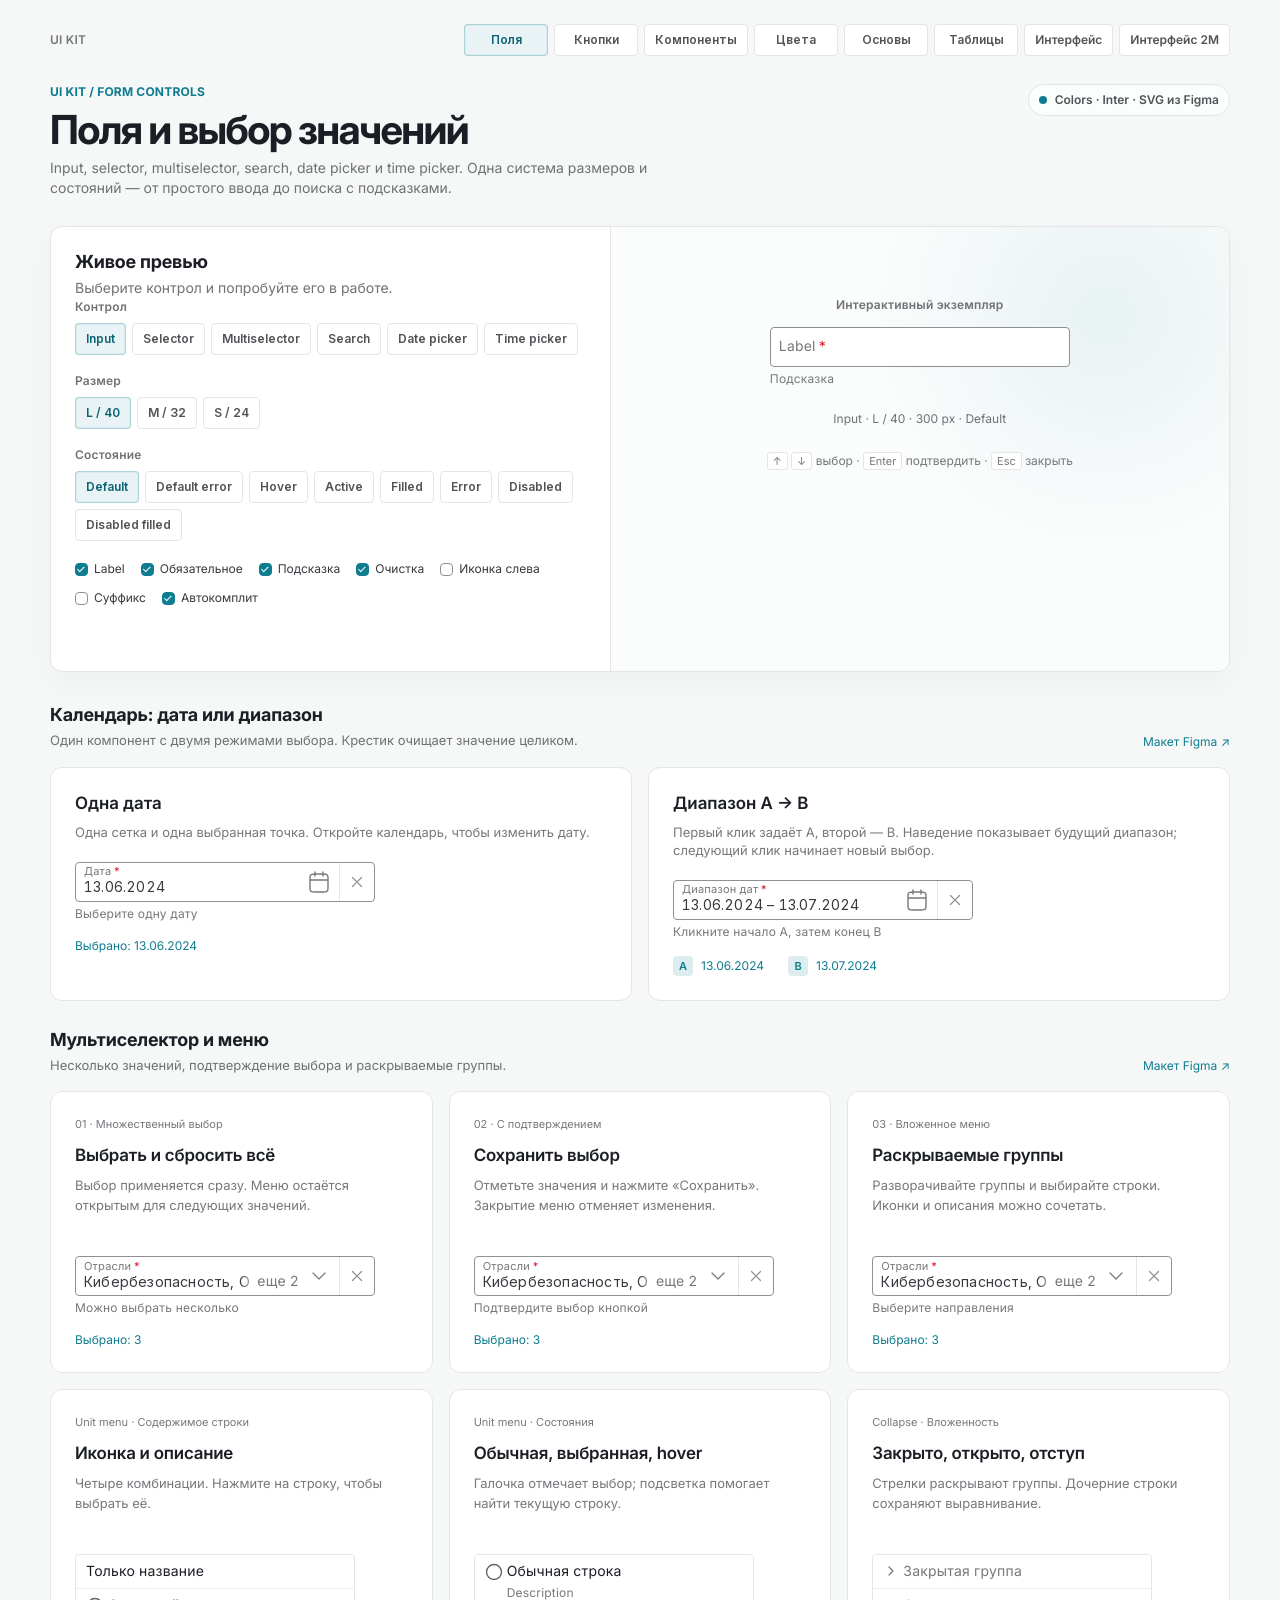
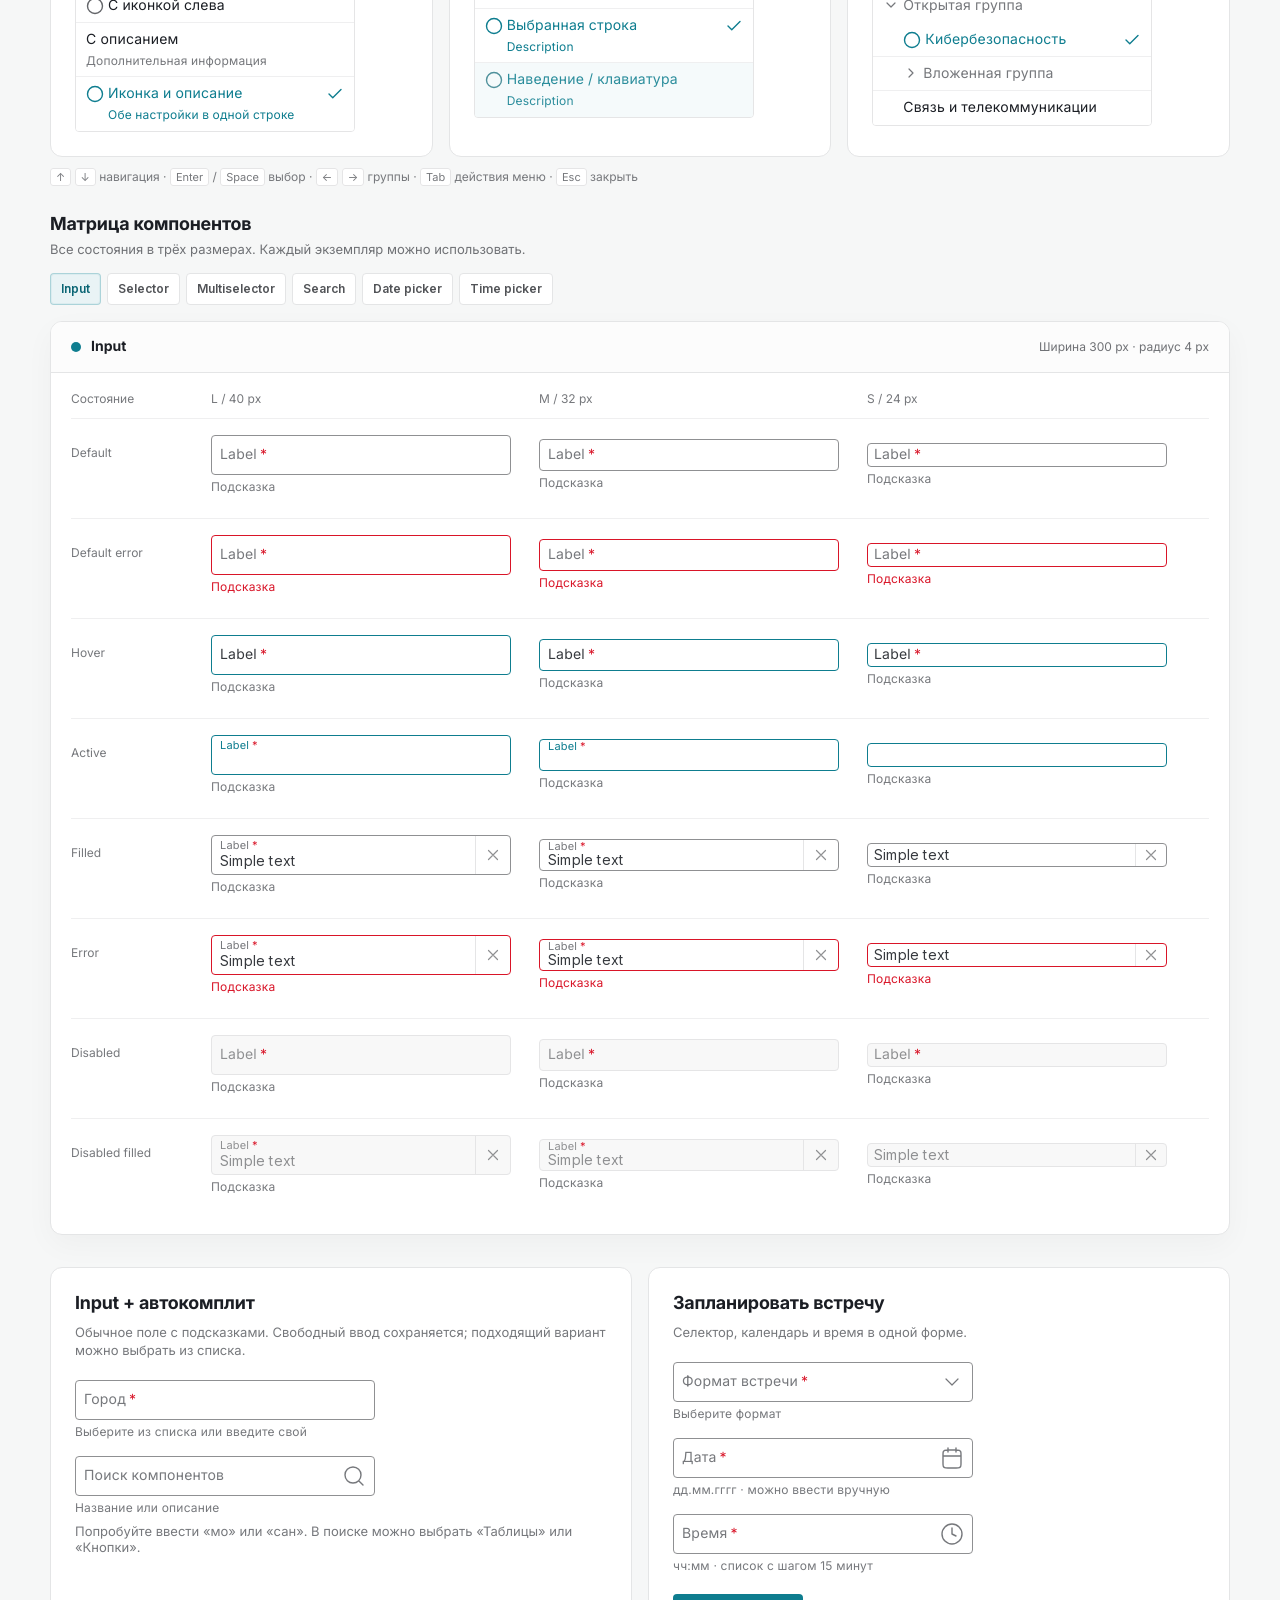
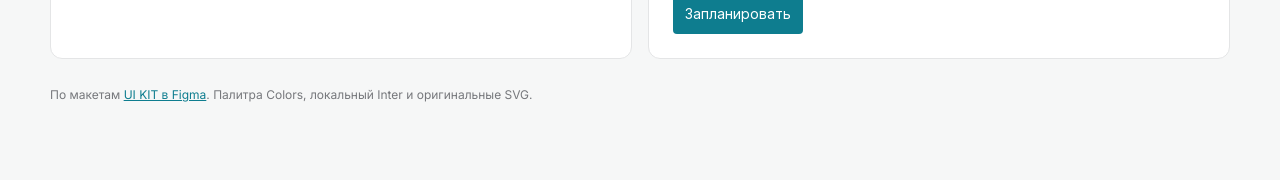
<file: index.html>
<!doctype html>
<html lang="ru"><head><meta charset="utf-8"><meta name="viewport" content="width=device-width, initial-scale=1"><title>UI KIT · компоненты и интерфейсы</title></head><body><p><a href="ui-kit.html">Открыть дизайн-систему</a> · <a href="task-admin.html">Админка</a> · <a href="interface-2m.html">Интерфейс 2M</a></p><script>location.replace('./ui-kit.html'+location.search+location.hash);</script></body></html>
</file>
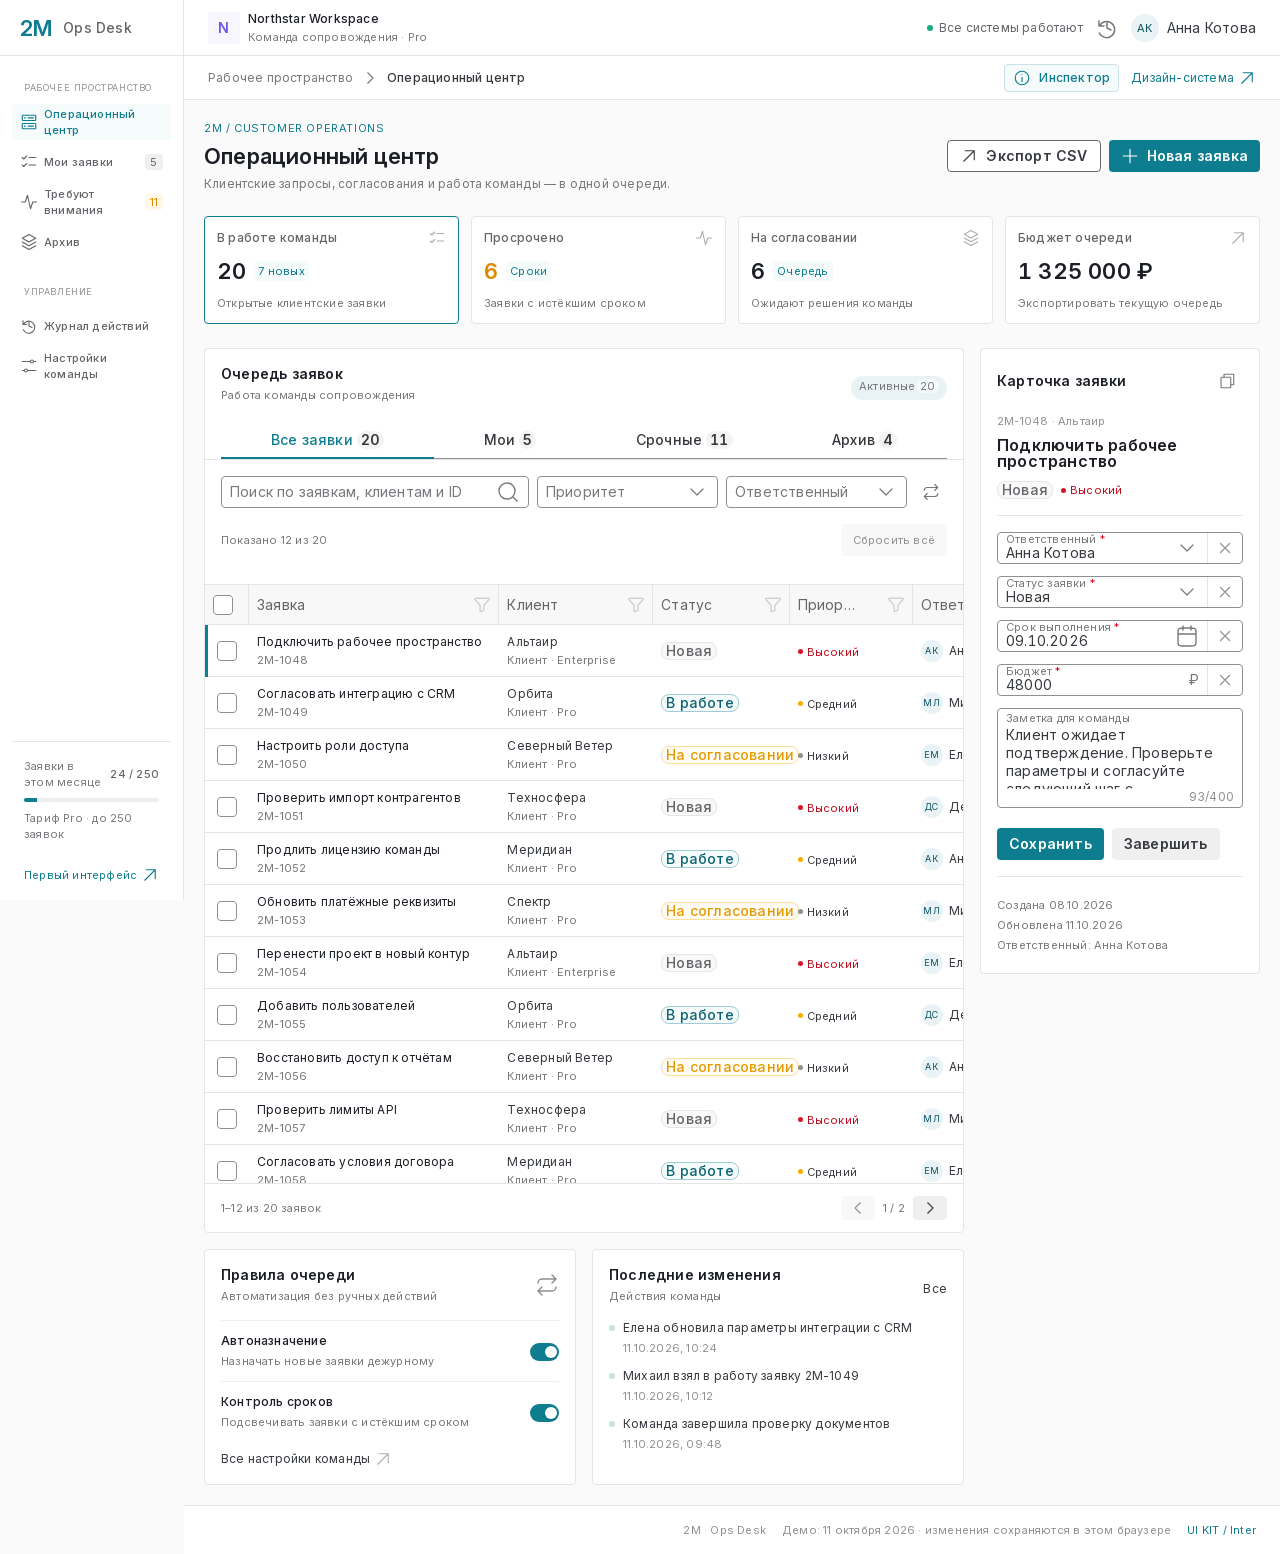
<file: interface-2m.html>
<!doctype html>
<html lang="ru"><head><meta charset="utf-8"><meta name="viewport" content="width=device-width, initial-scale=1"><title>Интерфейс 2M — Ops Desk</title>
<link rel="stylesheet" href="design-tokens.css"><link rel="stylesheet" href="foundation-tokens.css"><link rel="stylesheet" href="form-controls.css"><link rel="stylesheet" href="components.css"><link rel="stylesheet" href="tables.css"><link rel="stylesheet" href="task-admin.css"><link rel="stylesheet" href="interface-2m.css"><link rel="stylesheet" href="task-inspector.css"></head>
<body class="uk-component admin-app ops-app">
<svg class="icon-library" xmlns="http://www.w3.org/2000/svg" aria-hidden="true"><defs>
  <symbol id="i-tasks" viewBox="0 0 24 24"><path d="m3 6 2 2 4-4M12 6h9M3 16l2 2 4-4M12 16h9"/></symbol>
  <symbol id="i-layers" viewBox="0 0 24 24"><path d="m3 7 9-5 9 5-9 5-9-5Zm0 5 9 5 9-5M3 17l9 5 9-5"/></symbol>
  <symbol id="i-history" viewBox="0 0 24 24"><path d="M4 5v5h5M4.5 10a8 8 0 1 1-.1 7M12 7v5l4 2"/></symbol>
  <symbol id="i-nodes" viewBox="0 0 24 24"><rect x="3" y="3" width="18" height="7" rx="1"/><rect x="3" y="14" width="18" height="7" rx="1"/><path d="M6 6.5h1M6 17.5h1M11 6.5h7M11 17.5h7"/></symbol>
  <symbol id="i-settings" viewBox="0 0 24 24"><path d="M3 6h11m4 0h3M3 18h3m4 0h11"/><circle cx="16" cy="6" r="2"/><circle cx="8" cy="18" r="2"/></symbol>
  <symbol id="i-audit" viewBox="0 0 24 24"><path d="M2 12h5l3-9 4 18 3-9h5"/></symbol>
  <symbol id="i-help" viewBox="0 0 24 24"><circle cx="12" cy="12" r="9"/><path d="M9.5 9a2.5 2.5 0 1 1 4.2 1.8L12 12v2M12 17h.01"/></symbol>
  <symbol id="i-user" viewBox="0 0 24 24"><circle cx="12" cy="12" r="9"/><circle cx="12" cy="9" r="3"/><path d="M6 19v-2a6 6 0 0 1 12 0v2"/></symbol>
  <symbol id="i-chevron" viewBox="0 0 24 24"><path d="m9 5 7 7-7 7"/></symbol>
  <symbol id="i-down" viewBox="0 0 24 24"><path d="m5 9 7 7 7-7"/></symbol>
  <symbol id="i-plus" viewBox="0 0 24 24"><path d="M12 3v18M3 12h18"/></symbol>
  <symbol id="i-lock" viewBox="0 0 24 24"><rect x="5" y="10" width="14" height="11" rx="2"/><path d="M8 10V7a4 4 0 0 1 8 0v3M12 14v3"/></symbol>
  <symbol id="i-smile" viewBox="0 0 24 24"><circle cx="12" cy="12" r="9"/><path d="M8 14a4 4 0 0 0 8 0M8 9h.01M16 9h.01"/></symbol>
  <symbol id="i-repeat" viewBox="0 0 24 24"><path d="m17 2 4 4-4 4M21 6H7a4 4 0 0 0-4 4m4 12-4-4 4-4m-4 4h14a4 4 0 0 0 4-4"/></symbol>
  <symbol id="i-background" viewBox="0 0 24 24"><rect x="3" y="6" width="13" height="15" rx="1"/><path d="M8 3h2m3 0h2m3 0h3v3m0 3v3m0 3v2"/></symbol>
  <symbol id="i-infinity" viewBox="0 0 24 24"><path d="M12 12C9 5 3 6 3 12s6 7 9 0 9-6 9 0-6 7-9 0Z"/></symbol>
  <symbol id="i-info" viewBox="0 0 24 24"><circle cx="12" cy="12" r="9"/><path d="M12 11v6M12 7h.01"/></symbol>
  <symbol id="i-copy" viewBox="0 0 24 24"><rect x="4" y="7" width="13" height="14" rx="1"/><path d="M8 7V3h13v14h-4"/></symbol>
  <symbol id="i-arrow" viewBox="0 0 24 24"><path d="M5 19 19 5M7 5h12v12"/></symbol>
  <symbol id="i-play" viewBox="0 0 24 24"><path d="m8 4 12 8-12 8V4Z"/></symbol>
  <symbol id="i-check" viewBox="0 0 24 24"><path d="m4 12 5 5L20 6"/></symbol>
</defs></svg>
<a class="skip-link" href="#main-content">К содержимому</a>
<header class="app-header"><a class="ops-logo" href="ui-kit.html" aria-label="2M — дизайн-система">2M<span>Ops Desk</span></a><div class="ops-workspace"><span class="workspace-mark">N</span><div><strong>Northstar Workspace</strong><small>Команда сопровождения · Pro</small></div></div><div class="ops-top-actions"><span class="ops-live"><i></i>Все системы работают</span><button class="icon-button" id="activity-button" type="button" aria-label="Журнал действий"><svg class="icon"><use href="#i-history"/></svg></button><button class="ops-account" type="button" id="account-button"><span class="avatar">АК</span><span>Анна Котова</span></button></div></header>
<aside class="side-nav ops-sidebar" aria-label="Навигация"><div class="sidebar-label">РАБОЧЕЕ ПРОСТРАНСТВО</div><nav><button type="button" data-view="desk" aria-current="page"><svg class="icon"><use href="#i-nodes"/></svg><span>Операционный центр</span></button><button type="button" data-view="mine"><svg class="icon"><use href="#i-tasks"/></svg><span>Мои заявки</span><span class="nav-count" id="mine-count">4</span></button><button type="button" data-view="urgent"><svg class="icon"><use href="#i-audit"/></svg><span>Требуют внимания</span><span class="nav-count nav-count--warning" id="urgent-count">3</span></button><button type="button" data-view="archive"><svg class="icon"><use href="#i-layers"/></svg><span>Архив</span></button></nav><div class="sidebar-label">УПРАВЛЕНИЕ</div><nav><button type="button" data-view="activity"><svg class="icon"><use href="#i-history"/></svg><span>Журнал действий</span></button><button type="button" data-view="settings"><svg class="icon"><use href="#i-settings"/></svg><span>Настройки команды</span></button></nav><div class="sidebar-bottom"><div class="usage-heading"><span>Заявки в этом месяце</span><strong id="usage-count">24 / 250</strong></div><progress value="24" max="250" id="usage-progress" aria-label="Заявки в этом месяце"></progress><p>Тариф Pro · до 250 заявок</p><a href="task-admin.html">Первый интерфейс <svg class="icon icon-small"><use href="#i-arrow"/></svg></a></div></aside>
<div class="app-workspace"><div class="breadcrumb"><div class="ops-breadcrumb"><span>Рабочее пространство</span><svg class="icon icon-small"><use href="#i-chevron"/></svg><strong id="breadcrumb-label">Операционный центр</strong></div><a href="ui-kit.html">Дизайн-система <svg class="icon icon-small"><use href="#i-arrow"/></svg></a></div>
<main id="main-content" tabindex="-1"><section class="ops-page-heading"><div><p class="eyebrow">2M / CUSTOMER OPERATIONS</p><h1 id="page-title">Операционный центр</h1><p id="page-description">Клиентские запросы, согласования и работа команды — в одной очереди.</p></div><div class="ops-heading-actions"><button type="button" class="ui-button" data-type="outline" data-color="neutral" data-size="m" id="export-button"><svg class="icon icon-small"><use href="#i-arrow"/></svg>Экспорт CSV</button><button type="button" class="ui-button" data-type="primary" data-color="accent" data-size="m" id="create-button"><svg class="icon icon-small"><use href="#i-plus"/></svg>Новая заявка</button></div></section>
<section class="ops-metrics" id="ops-metrics" aria-label="Обзор очереди"></section>
<section id="desk-view" class="ops-desk"><div class="ops-main-column"><section class="ops-card ops-queue" aria-labelledby="queue-title"><div class="ops-card-heading"><div><h2 id="queue-title">Очередь заявок</h2><span id="queue-note">Работа команды сопровождения</span></div><span id="queue-badge"></span></div><div id="queue-tabs"></div><div class="ops-filters"><div id="search-field"></div><div id="priority-field"></div><div id="owner-field"></div><button type="button" class="icon-button" id="filters-reset" aria-label="Сбросить поиск и фильтры"><svg class="icon icon-small"><use href="#i-repeat"/></svg></button></div><div class="ops-bulk" id="bulk-bar" hidden><strong id="bulk-count"></strong><div id="bulk-owner-field"></div><button class="ui-button" data-size="s" type="button" id="bulk-assign">Назначить</button><button class="ui-button" data-size="s" type="button" id="bulk-complete">Завершить</button><button class="ui-button" data-size="s" type="button" id="bulk-clear">Снять выбор</button></div><div id="queue-table"></div><div class="ops-queue-footer"><span id="page-status"></span><div class="ops-pagination"><button class="ui-button" data-size="s" type="button" id="page-prev" aria-label="Предыдущая страница"><svg class="icon icon-small icon-left"><use href="#i-chevron"/></svg></button><span id="page-current"></span><button class="ui-button" data-size="s" type="button" id="page-next" aria-label="Следующая страница"><svg class="icon icon-small"><use href="#i-chevron"/></svg></button></div></div></section><div class="ops-lower-grid"><section class="ops-card"><div class="ops-card-heading"><div><h2>Правила очереди</h2><span>Автоматизация без ручных действий</span></div><svg class="icon"><use href="#i-repeat"/></svg></div><div class="ops-rule"><div><strong>Автоназначение</strong><small>Назначать новые заявки дежурному</small></div><div id="rule-auto"></div></div><div class="ops-rule"><div><strong>Контроль сроков</strong><small>Подсвечивать заявки с истёкшим сроком</small></div><div id="rule-sla"></div></div><button type="button" class="text-link" data-view="settings">Все настройки команды <svg class="icon icon-small"><use href="#i-arrow"/></svg></button></section><section class="ops-card"><div class="ops-card-heading"><div><h2>Последние изменения</h2><span>Действия команды</span></div><button type="button" class="text-link" data-view="activity">Все</button></div><ol class="ops-activity-mini" id="activity-mini"></ol></section></div></div><aside class="ops-card ops-detail" id="detail-panel" aria-labelledby="detail-title"></aside></section>
<section id="settings-view" class="ops-settings-layout" hidden><form class="ops-card" id="settings-form" novalidate><div class="ops-card-heading"><div><h2>Параметры команды</h2><span>Правила для новых заявок и отображения очереди</span></div></div><div class="settings-fields"><div id="settings-team"></div><div id="settings-owner"></div><div id="settings-sla"></div><div id="settings-pagesize"></div></div><div class="ops-settings-toggles"><div id="settings-auto"></div><div id="settings-alerts"></div><div id="settings-overdue"></div><div id="settings-compact"></div></div><p class="form-error" id="settings-error" role="alert"></p><div class="settings-footer"><button type="submit" class="ui-button" data-type="primary" data-color="accent" data-size="m">Сохранить настройки</button><button type="button" class="ui-button" data-size="m" id="settings-reset">По умолчанию</button><span id="settings-saved" role="status"></span></div></form><section class="ops-card"><h2>Как работают правила</h2><div id="settings-explainer"></div></section></section>
<section id="activity-view" class="ops-card" hidden><div class="ops-card-heading"><div><h2>Журнал действий</h2><span>Изменения заявок и настроек</span></div></div><ol id="activity-full" class="ops-activity-full"></ol></section>
</main><footer class="app-footer"><span>2M · Ops Desk</span><span>Демо: 11 октября 2026 · изменения сохраняются в этом браузере</span><a href="ui-kit.html">UI KIT / Inter</a></footer></div>
<div id="ops-toast" class="app-toast" role="status" aria-live="polite" hidden></div>
<dialog id="config-modal" class="config-modal uk-component ops-modal" aria-labelledby="modal-title"><form id="create-form" novalidate><div class="modal-heading"><div><p class="eyebrow">2M / НОВАЯ ЗАЯВКА</p><h2 id="modal-title">Новая заявка</h2></div><button class="icon-button clear-button" id="modal-close" type="button" aria-label="Закрыть"><img src="assets/icons/865ea.svg" width="18" height="18" alt=""></button></div><div class="ops-create-fields"><div id="create-title"></div><div id="create-company"></div><div id="create-owner"></div><div id="create-priority"></div><div id="create-date"></div><div id="create-budget"></div><div id="create-description"></div></div><div id="create-notify" class="ops-create-notify"></div><p class="form-error" id="create-error" role="alert"></p><div class="modal-footer"><button class="ui-button" data-size="m" id="modal-cancel" type="button">Отмена</button><button class="ui-button" data-type="primary" data-color="accent" data-size="m" type="submit" id="create-save">Создать заявку</button></div></form></dialog>
<script src="form-controls.js"></script><script src="components.js"></script><script src="tables.js"></script><script src="interface-2m.js"></script><script src="foundation-tokens.js"></script><script src="task-inspector-rules.js"></script><script src="design-tokens.js"></script><script src="task-inspector-extras.js"></script><script src="task-inspector.js"></script>
</body></html>
</file>
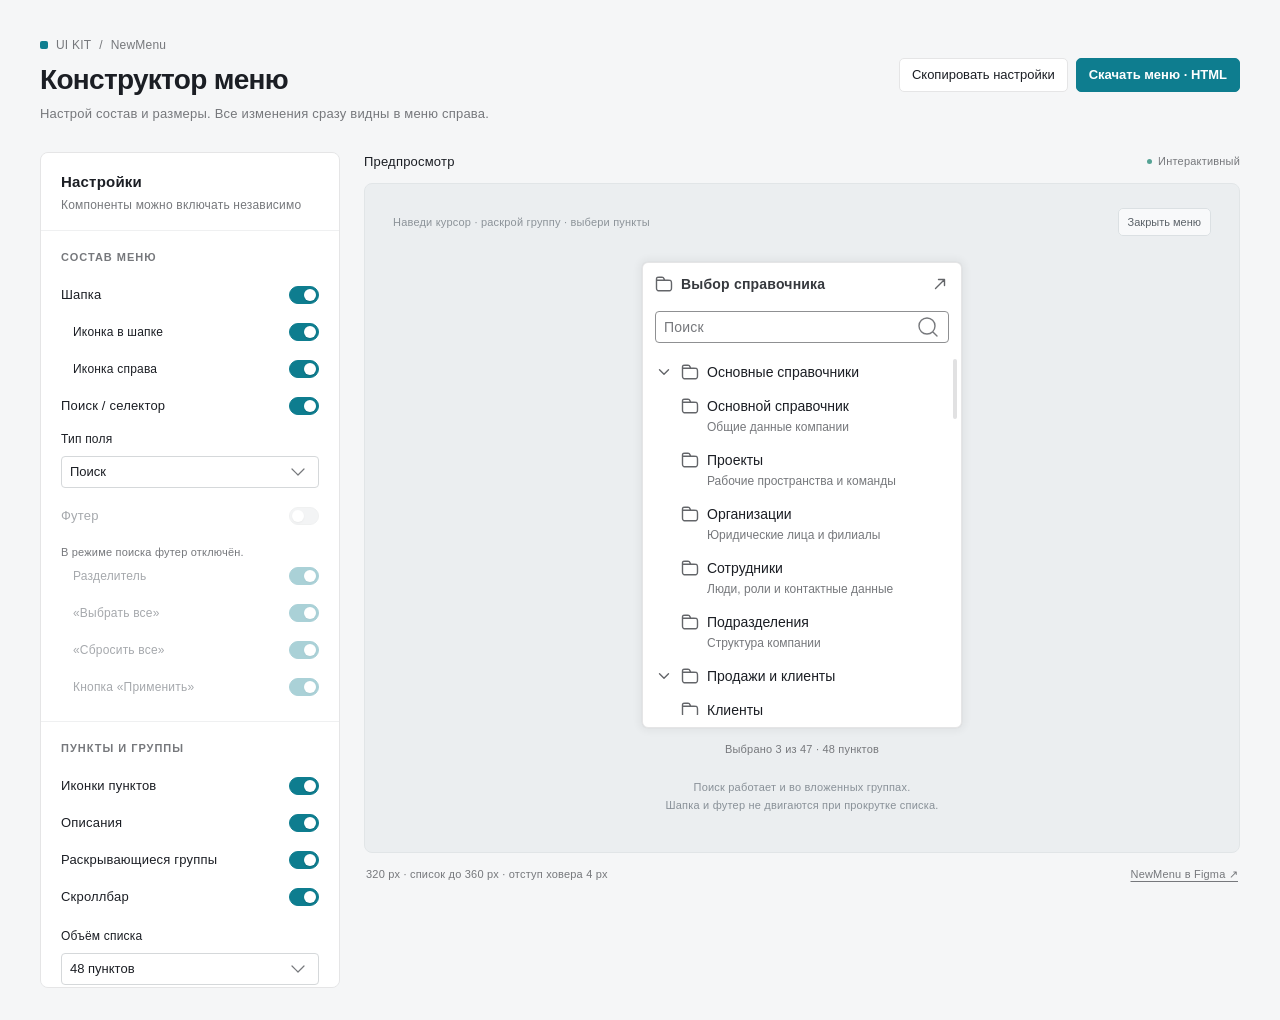
<file: new-menu.html>
<!doctype html>
<html lang="ru">
<head>
<meta charset="utf-8">
<meta name="viewport" content="width=device-width, initial-scale=1">
<meta name="color-scheme" content="light">
<title>NewMenu — конструктор</title>
<style>
:root{--accent:#0e7d8f;--text:#1b1e24;--muted:#76787c;--border:#e5e5e6;--hover:#f5fafb;--hover-text:#2b8d9c;--hover-icon:#0b6574;--icon:#636569;--danger:#d91528;--simple-text-disabled:#adaeb0;--surface:#fff;--menu-width:320px;--list-height:360px;--row-radius:4px}
*{box-sizing:border-box}body{margin:0;background:#f5f6f7;color:var(--text);font:14px/1.5 Inter,-apple-system,BlinkMacSystemFont,"Segoe UI",Arial,sans-serif;letter-spacing:.2px}button,input,select{font:inherit;color:inherit}button{cursor:pointer}button:disabled{cursor:default;opacity:.45}[hidden]{display:none!important}button,input,select,a{-webkit-tap-highlight-color:transparent}button:focus-visible,a:focus-visible,input:focus-visible,select:focus-visible{outline:2px solid var(--accent);outline-offset:3px}button{touch-action:manipulation}
.page{max-width:1320px;margin:auto;padding:36px 40px 32px}.page-header{display:flex;justify-content:space-between;align-items:flex-start;gap:24px;margin-bottom:28px}.eyebrow{display:flex;align-items:center;gap:8px;color:var(--muted);font-size:12px;margin-bottom:8px}.brand-mark{width:8px;height:8px;background:var(--accent);border-radius:2px}h1{font-size:28px;line-height:36px;letter-spacing:-.7px;margin:0 0 6px;font-weight:600}.subtitle{margin:0;color:var(--muted);max-width:620px;font-size:13px}.header-actions{display:flex;gap:8px;flex:none;padding-top:22px}.button{display:inline-flex;align-items:center;justify-content:center;gap:8px;min-height:34px;padding:7px 12px;border:1px solid var(--border);border-radius:5px;background:#fff;font-size:13px;line-height:18px;text-decoration:none}.button:hover{background:#f9fafb}.button--primary{background:var(--accent);border-color:var(--accent);color:#fff;font-weight:600}.button--primary:hover{background:#0b6e7e;border-color:#0b6e7e}.workspace{display:grid;grid-template-columns:300px minmax(0,1fr);gap:24px;align-items:start}.settings{background:#fff;border:1px solid var(--border);border-radius:8px;overflow:hidden}.settings-head{padding:18px 20px 16px;border-bottom:1px solid #eff0f1}.settings-head h2{margin:0 0 3px;font-size:15px;line-height:22px;font-weight:600}.settings-head p{margin:0;color:var(--muted);font-size:12px}.settings-section{margin:0;padding:18px 20px;border:0;border-bottom:1px solid #eff0f1;min-width:0}.settings-section:last-of-type{border-bottom:0}.section-title{font-size:11px;line-height:16px;letter-spacing:1px;text-transform:uppercase;font-weight:600;color:var(--muted);margin:0 0 14px}.switch-row{display:flex;align-items:center;justify-content:space-between;gap:12px;min-height:32px;font-size:13px;cursor:pointer}.switch-row+.switch-row{margin-top:5px}.switch-label{display:flex;align-items:center;gap:6px}.switch-row input{appearance:none;-webkit-appearance:none;position:relative;flex:none;width:30px;height:18px;margin:0;border:1px solid #d5d8da;border-radius:10px;background:#dfe2e4;cursor:pointer;transition:background .15s,border-color .15s}.switch-row input::after{content:"";position:absolute;left:2px;top:2px;width:12px;height:12px;border-radius:50%;background:#fff;box-shadow:0 1px 2px #0002;transition:transform .15s}.switch-row input:checked{background:var(--accent);border-color:var(--accent)}.switch-row input:checked::after{transform:translateX(12px)}.switch-row input:disabled{cursor:default;opacity:.35}.switch-row:has(input:disabled){color:#a6a9ad}.switch-row--sub{padding-left:12px;font-size:12px}.control-field{display:block;margin-bottom:16px;font-size:12px}.control-field:last-child{margin-bottom:0}.field-label{display:flex;align-items:center;justify-content:space-between;gap:8px;margin-bottom:8px}.field-value{color:var(--muted);font-variant-numeric:tabular-nums}.text-input,.select-input{width:100%;height:32px;border:1px solid #d5d8da;border-radius:4px;background:#fff;padding:5px 8px;font-size:13px}.text-input:hover,.select-input:hover{border-color:#a7acb0}.control-field input[type=range]{display:block;width:100%;margin:0;accent-color:var(--accent);height:18px;cursor:pointer}.settings-note{margin:12px 0 0;color:var(--muted);font-size:11px;line-height:16px}.presets{display:flex;gap:6px;flex-wrap:wrap}.preset{border:1px solid var(--border);border-radius:4px;background:#fff;padding:5px 8px;font-size:11px;line-height:16px}.preset:hover{border-color:#9fbfc4;background:var(--hover)}.settings-bottom{padding:14px 20px;background:#fbfcfc;border-top:1px solid #eff0f1}.reset-settings{border:0;padding:0;background:transparent;font-size:12px;color:var(--muted)}.reset-settings:hover{color:var(--accent)}
.preview-pane{min-width:0;position:sticky;top:24px}.preview-heading{display:flex;align-items:center;justify-content:space-between;gap:16px;margin:0 0 12px}.preview-heading h2{font-size:13px;font-weight:500;margin:0}.preview-state{display:flex;gap:6px;align-items:center;color:var(--muted);font-size:11px}.live-dot{width:5px;height:5px;border-radius:50%;background:#54a294}.stage{position:relative;min-height:670px;padding:24px 28px 28px;background:#ebeef0;border:1px solid #e1e5e7;border-radius:8px;display:flex;flex-direction:column;align-items:center;overflow:hidden}.stage-toolbar{width:100%;display:flex;align-items:center;justify-content:space-between;gap:12px;margin-bottom:26px}.stage-label{font-size:11px;color:#8c9399}.stage-toolbar .button{min-height:28px;padding:4px 9px;font-size:11px;background:#f8f9fa;color:#5c6369;border-color:#dbe0e3}.menu-anchor{width:var(--menu-width);max-width:100%;margin:0 auto}.stage-hint{margin:20px 0 0;color:#899198;font-size:11px;text-align:center;max-width:360px;line-height:18px}.preview-meta{display:flex;gap:12px;justify-content:space-between;margin:12px 2px 0;color:var(--muted);font-size:11px;line-height:18px}.preview-meta a{color:var(--muted);text-underline-offset:3px}.result{margin:16px auto 0;width:var(--menu-width);max-width:100%;border:1px solid #dce4e6;border-radius:6px;padding:12px;background:#f8fafb}.result-top{display:flex;justify-content:space-between;gap:8px;align-items:center;font-size:12px;font-weight:500}.result-count{font-size:11px;color:var(--muted);font-weight:400}.result-tags{display:flex;flex-wrap:wrap;gap:5px;margin-top:8px}.result-tag{padding:3px 6px;border:1px solid #dbe8ea;border-radius:3px;background:#eef6f7;color:#377581;font-size:11px;line-height:16px}.toast{position:fixed;z-index:50;bottom:24px;left:50%;transform:translateX(-50%);padding:10px 16px;background:#26353a;color:#fff;border-radius:6px;box-shadow:0 3px 14px #0002;font-size:12px;max-width:calc(100vw - 32px);text-align:center}.closed-state{display:flex;flex-direction:column;align-items:center;justify-content:center;gap:12px;min-height:300px;text-align:center;color:var(--muted);font-size:13px}
/* NewMenu: fixed outer regions and a separately scrolling Items section. */
.new-menu{display:flex;flex-direction:column;gap:12px;width:100%;padding:12px 0;border:1px solid var(--border);border-radius:6px;background:var(--surface);box-shadow:0 0 1px #0000000a,0 0 2px #0000000f,0 0 7px 4px #0000000a;overflow:hidden;letter-spacing:.2px}.menu-header{display:flex;align-items:flex-start;gap:8px;min-height:24px;margin:0 12px;color:#36393e}.menu-title{flex:1;min-width:0;font-weight:600;font-size:14px;line-height:18px;white-space:normal;overflow-wrap:anywhere}.asset{display:block;flex:none;width:18px;height:18px;background-color:var(--icon);mask:var(--asset) center/contain no-repeat;-webkit-mask:var(--asset) center/contain no-repeat}.asset--header{--asset:var(--asset-header)}.asset--folder{--asset:var(--asset-folder)}.asset--action{--asset:var(--asset-action)}.asset--chevron{--asset:var(--asset-chevron)}.asset--selection{--asset:var(--asset-selection);background-color:var(--accent)}.asset--search{--asset:var(--asset-search);width:24px;height:24px;background-color:var(--muted)}.menu-control{position:relative;margin:0 12px}
/* Hover backgrounds stop 4 px from the panel; 8 px row padding keeps content at 12 px. The scrollbar overlays the right edge. */
.items-region{position:relative;flex:none;min-width:0;width:100%}
.items-scroll{max-height:var(--list-height);overflow-y:auto;overflow-x:hidden;overscroll-behavior:contain;scrollbar-width:none;scroll-padding:4px;outline:none}
.items-scroll::-webkit-scrollbar{display:none;width:0;height:0}
.menu-items{padding:0 4px}
.scrollbar{position:absolute;z-index:1;top:0;right:0;bottom:0;width:12px;touch-action:none;user-select:none}
.scrollbar-thumb{position:absolute;top:0;left:4px;width:4px;height:60px;border:0;border-radius:9999px;background:#36393e;opacity:.15;cursor:grab}
.scrollbar.is-dragging,.scrollbar.is-dragging .scrollbar-thumb{cursor:grabbing}
.menu-row{display:flex;align-items:flex-start;gap:8px;width:100%;min-height:34px;margin:0;padding:8px 8px 8px calc(8px + var(--depth,0)*26px);border:0;border-radius:var(--row-radius);background:transparent;color:var(--text);text-align:left;line-height:18px}.row-copy{display:flex;flex:1;flex-direction:column;gap:4px;min-width:0}.row-title{display:block;font-size:14px;font-weight:400;line-height:18px;overflow-wrap:anywhere}.row-description{display:block;color:var(--muted);font-size:12px;line-height:16px;overflow-wrap:anywhere}.row-check{visibility:hidden}.menu-row[aria-checked=true]{color:var(--accent)}.menu-row[aria-checked=true]>.asset,.menu-row[aria-checked=true] .row-description{background-color:var(--accent)}.menu-row[aria-checked=true] .row-description{background-color:transparent;color:var(--accent)}.menu-row[aria-checked=true]>.row-check{visibility:visible}.menu-row:not(:disabled):is(:hover,:focus-visible){background:var(--hover);color:var(--hover-text)}.menu-row:not(:disabled):is(:hover,:focus-visible)>.asset{background-color:var(--hover-icon)}.menu-row:not(:disabled):is(:hover,:focus-visible) .row-description{color:var(--hover-text)}.menu-row[aria-checked=true]:is(:hover,:focus-visible),.menu-row[aria-checked=true]:is(:hover,:focus-visible) .row-description{color:var(--accent)}.menu-row[aria-checked=true]:is(:hover,:focus-visible)>.asset{background-color:var(--accent)}.menu-row:focus-visible{outline:2px solid var(--accent);outline-offset:-2px}.menu-row:disabled{color:#b0b2b6;opacity:1}.menu-row:disabled .row-description{color:#b0b2b6}.menu-row:disabled>.asset{background-color:#b0b2b6}.menu-row[aria-expanded=true]>.asset--chevron{transform:rotate(90deg)}.empty{display:flex;flex-direction:column;align-items:center;gap:8px;padding:24px;margin:0;background:#fff;color:var(--muted);font-size:14px;line-height:18px;text-align:center}.empty strong{display:block;width:100%;max-width:450px;margin:0;font-weight:600;color:#08080a}.empty p{width:100%;max-width:450px;margin:0;font-weight:400;overflow-wrap:anywhere}.menu-footer{display:flex;flex-direction:column;gap:12px;flex:none}.footer-divider{border:0;margin:0;height:1px;width:100%;background:var(--border)}.footer-links{display:flex;align-items:center;justify-content:space-between;gap:8px;padding:0 12px}.menu-link{border:0;background:transparent;padding:0;color:var(--accent);font-size:14px;line-height:18px}.menu-link:not(:disabled):hover{text-decoration:underline;text-underline-offset:3px}.menu-link--danger{color:var(--danger)}.menu-link--danger:disabled{color:var(--simple-text-disabled);opacity:1;text-decoration:none}.footer-apply{display:flex;justify-content:center;align-items:center;gap:6px;min-height:32px;margin:0 12px;padding:7px 12px;border:0;border-radius:4px;background:var(--accent);color:#fff;font-size:14px;font-weight:600;line-height:18px}.footer-apply:hover{background:#0b6e7e}.menu-stats{font-size:11px;color:var(--muted);text-align:center;margin:12px 0 0;line-height:18px}.new-menu.no-icons .leading-icon{display:none}.new-menu.no-descriptions .row-description{display:none}
.select-input{appearance:none;-webkit-appearance:none;padding-right:40px;background-color:#fff;background-image:var(--asset-selector-chevron);background-repeat:no-repeat;background-position:right 8px center;background-size:24px 24px}
/* NewSearch / NewSelector, M32: one 1 px border in every state. */
.kit-control::-webkit-search-cancel-button,.kit-control::-webkit-search-decoration{display:none}
#menu-search::placeholder{color:var(--muted);opacity:1}
#menu-search:focus::placeholder{color:transparent}
.text-input:is(:focus,:focus-visible,:active),.select-input:is(:hover,:focus,:focus-visible,:active){border-color:var(--accent);outline:none;outline-offset:0;box-shadow:none}

.kit-field{position:relative;display:flex;align-items:center;gap:8px;width:100%;height:32px;padding:0 8px;border:1px solid #8f9092;border-radius:4px;background:#fff;box-shadow:none;cursor:text}
.kit-field:hover,.kit-field:focus-within{border-color:var(--accent)}
.kit-field .kit-control{display:block;flex:1;min-width:0;width:100%;height:30px;margin:0;padding:0;border:0;border-radius:0;background:transparent;color:#36393e;line-height:18px;font-size:14px;letter-spacing:.2px;box-shadow:none;outline:none;appearance:none;-webkit-appearance:none}
.kit-field :is(input,select,button):is(:focus,:focus-visible,:active){outline:none;outline-offset:0;box-shadow:none}

.kit-field>.asset--search{position:static;width:24px;height:24px;pointer-events:none;background-color:var(--muted)}
.kit-clear{position:relative;flex:none;display:grid;place-items:center;width:26px;height:30px;margin:0;padding:0 0 0 8px;border:0;border-radius:0;background:transparent}
.kit-clear::before{content:"";position:absolute;left:0;top:0;width:1px;height:30px;background:var(--asset-clear-divider) center/1px 30px no-repeat}
.asset--clear{--asset:var(--asset-clear);background-color:var(--muted)}
.kit-clear:is(:hover,:focus-visible)>.asset--clear{background-color:var(--accent)}
.kit-field--selector{cursor:pointer}
.kit-field--selector>.kit-control{position:absolute;inset:0;width:100%;height:30px;padding:0 40px 0 8px;cursor:pointer;background:none;line-height:18px}
.kit-field--selector option{color:#36393e;background:#fff}
.kit-field--selector>.asset--selector-chevron{--asset:var(--asset-selector-chevron);position:absolute;right:8px;top:3px;width:24px;height:24px;pointer-events:none;background-color:var(--muted)}
.kit-field--selector:has(select:open)>.asset--selector-chevron{--asset:var(--asset-selector-chevron-up)}

body.exported{background:#f5f6f7}.exported .page-header,.exported .settings,.exported .preview-heading,.exported .preview-meta,.exported .stage-toolbar,.exported .stage-hint{display:none}.exported .page{max-width:900px;padding:40px 24px}.exported .workspace{display:block}.exported .preview-pane{position:static}.exported .stage{background:transparent;border:0;min-height:0;padding:8px}.exported .result{background:#fff}
@media(min-width:1100px){.settings{max-height:calc(100vh - 64px);overflow-y:auto;scrollbar-width:thin}.preview-pane{top:24px}}
@media(max-width:850px){.page{padding:24px}.workspace{grid-template-columns:260px minmax(0,1fr);gap:16px}.settings-section{padding:16px}.settings-head{padding:16px}.stage{padding:20px 12px;min-height:640px}.header-actions{padding-top:0;flex-wrap:wrap;justify-content:flex-end}.page-header{gap:16px}.preview-meta{flex-direction:column;gap:2px}}
@media(max-width:650px){.page{padding:20px 16px}.page-header{display:block;margin-bottom:22px}.header-actions{justify-content:flex-start;margin-top:16px}.workspace{display:flex;flex-direction:column-reverse;gap:24px}.preview-pane,.settings{width:100%;position:static}.stage{min-height:0;padding:16px 10px 24px}.stage-toolbar{margin-bottom:20px}.stage-hint{margin-top:16px}.settings-section{padding:18px 20px}.settings-head{padding:18px 20px}h1{font-size:26px}.preview-meta{flex-direction:row;flex-wrap:wrap}.new-menu{max-width:100%}}
@media(prefers-reduced-motion:reduce){*,*::before,*::after{transition:none!important;scroll-behavior:auto!important}}
</style>
<style id="embedded-assets">:root{--asset-clear-divider:url("[data-uri]");--asset-clear:url("[data-uri]");--asset-selector-chevron-up:url("[data-uri]");--asset-selector-chevron:url("[data-uri]");--asset-header:url("[data-uri]");--asset-action:url("[data-uri]");--asset-search:url("[data-uri]");--asset-folder:url("[data-uri]");--asset-chevron:url("[data-uri]");--asset-selection:url("[data-uri]")}</style>
<script id="initial-config" type="application/json">{}</script>
</head>
<body>
<main class="page">
  <header class="page-header">
    <div><div class="eyebrow"><span class="brand-mark"></span>UI KIT <span aria-hidden="true">/</span> NewMenu</div><h1>Конструктор меню</h1><p class="subtitle">Настрой состав и размеры. Все изменения сразу видны в меню справа.</p></div>
    <div class="header-actions"><button type="button" class="button" id="copy-config">Скопировать настройки</button><button type="button" class="button button--primary" id="download-menu">Скачать меню · HTML</button></div>
  </header>
  <div class="workspace">
    <aside class="settings" aria-label="Настройки меню">
      <div class="settings-head"><h2>Настройки</h2><p>Компоненты можно включать независимо</p></div>
      <form id="settings-form" autocomplete="off">
        <section class="settings-section"><h3 class="section-title">Состав меню</h3>
          <label class="switch-row"><span>Шапка</span><input type="checkbox" data-option="header" checked></label>
          <label class="switch-row switch-row--sub"><span>Иконка в шапке</span><input type="checkbox" data-option="headerIcon" checked></label>
          <label class="switch-row switch-row--sub"><span>Иконка справа</span><input type="checkbox" data-option="headerAction" checked></label>
          <label class="switch-row"><span>Поиск / селектор</span><input type="checkbox" data-option="control" checked></label>
          <label class="control-field" style="margin:8px 0 12px"><span class="field-label">Тип поля</span><select class="select-input" data-option="controlType"><option value="search">Поиск</option><option value="selector">Селектор раздела</option></select></label>
          <label class="switch-row"><span>Футер</span><input type="checkbox" data-option="footer" disabled></label>
          <p class="settings-note" id="footer-note">В режиме поиска футер отключён.</p>
          <label class="switch-row switch-row--sub"><span>Разделитель</span><input type="checkbox" data-option="divider" checked></label>
          <label class="switch-row switch-row--sub"><span>«Выбрать все»</span><input type="checkbox" data-option="selectAll" checked></label>
          <label class="switch-row switch-row--sub"><span>«Сбросить все»</span><input type="checkbox" data-option="resetAll" checked></label>
          <label class="switch-row switch-row--sub"><span>Кнопка «Применить»</span><input type="checkbox" data-option="apply" checked></label>
        </section>
        <section class="settings-section"><h3 class="section-title">Пункты и группы</h3>
          <label class="switch-row"><span>Иконки пунктов</span><input type="checkbox" data-option="icons" checked></label>
          <label class="switch-row"><span>Описания</span><input type="checkbox" data-option="descriptions" checked></label>
          <label class="switch-row"><span>Раскрывающиеся группы</span><input type="checkbox" data-option="groups" checked></label>
          <label class="switch-row"><span>Скроллбар</span><input type="checkbox" data-option="scroll" checked></label>
          <label class="control-field" style="margin-top:14px"><span class="field-label">Объём списка</span><select class="select-input" data-option="amount"><option value="24">24 пункта</option><option value="48" selected>48 пунктов</option><option value="80">80 пунктов</option></select></label>
          <div class="presets"><button type="button" class="preset" id="expand-all">Раскрыть все</button><button type="button" class="preset" id="collapse-all">Свернуть все</button></div>
        </section>
        <section class="settings-section"><h3 class="section-title">Размеры и отступы</h3>
          <label class="control-field"><span class="field-label">Ширина меню <output id="width-value" class="field-value">320 px</output></span><input type="range" min="280" max="520" step="8" value="320" data-option="width" aria-label="Ширина меню"></label>
          <label class="control-field"><span class="field-label">Высота области списка <output id="height-value" class="field-value">360 px</output></span><input type="range" min="160" max="560" step="20" value="360" data-option="height" aria-label="Высота области списка"></label>
          <p class="settings-note">От фона пунктов до краёв панели — 4 px, от содержимого — 12 px. Скроллбар расположен в правом отступе. Радиус панели 6 px, пунктов — 4 px; иконки 18 px.</p>
        </section>
        <section class="settings-section"><h3 class="section-title">Текст и варианты</h3>
          <label class="control-field"><span class="field-label">Заголовок меню</span><input class="text-input" type="text" data-option="title" value="Выбор справочника" maxlength="100"></label>
          <div class="presets"><button type="button" class="preset" data-preset="full">Полное</button><button type="button" class="preset" data-preset="compact">Компактное</button><button type="button" class="preset" data-preset="minimal">Только список</button></div>
        </section>
        <div class="settings-bottom"><button type="button" class="reset-settings" id="reset-settings">Вернуть исходные настройки</button></div>
      </form>
    </aside>
    <section class="preview-pane" aria-label="Предпросмотр меню">
      <div class="preview-heading"><h2>Предпросмотр</h2><span class="preview-state"><span class="live-dot"></span>Интерактивный</span></div>
      <div class="stage">
        <div class="stage-toolbar"><span class="stage-label">Наведи курсор · раскрой группу · выбери пункты</span><button class="button" type="button" id="toggle-menu" aria-controls="new-menu" aria-expanded="true">Закрыть меню</button></div>
        <div class="menu-anchor">
          <section class="new-menu" id="new-menu" aria-label="Выбор справочника">
            <header class="menu-header" id="menu-header"><span class="asset asset--header" id="header-icon" aria-hidden="true"></span><span class="menu-title" id="menu-title">Выбор справочника</span><span class="asset asset--action" id="header-action" aria-hidden="true"></span></header>
            <div class="menu-control" id="menu-control">
              <div class="kit-field" id="search-field" data-figma-component="NewSearch/M32">
                <input class="kit-control" type="search" id="menu-search" placeholder="Поиск" aria-label="Поиск справочника" autocomplete="off" spellcheck="false"><span class="asset asset--search" aria-hidden="true"></span><button type="button" class="kit-clear" id="clear-search" aria-label="Очистить поиск" hidden><span class="asset asset--clear" aria-hidden="true"></span></button>
              </div>
              <div class="kit-field kit-field--selector" id="selector-field" data-figma-component="NewSelector/M32" hidden>
                <select class="menu-selector kit-control" id="menu-selector" aria-label="Раздел справочников"><option value="all" selected>Все разделы</option></select><span class="asset asset--selector-chevron" aria-hidden="true"></span>
              </div>
            </div>
            <div class="items-region">
              <div class="items-scroll" id="items-scroll" role="region" tabindex="0" aria-label="Список справочников, прокручиваемая область"><div class="menu-items" id="menu-items" role="menu" aria-label="Справочники"></div></div>
              <div class="scrollbar" id="menu-scrollbar" aria-hidden="true" hidden><div class="scrollbar-thumb" id="menu-scrollbar-thumb"></div></div>
            </div>
            <footer class="menu-footer" id="menu-footer" hidden><hr class="footer-divider" id="footer-divider"><div class="footer-links" id="footer-links"><button type="button" class="menu-link" id="select-all">Выбрать все</button><button type="button" class="menu-link menu-link--danger" id="reset-all">Сбросить все</button></div><button type="button" class="footer-apply" id="apply">Применить</button></footer>
          </section>
          <div class="closed-state" id="closed-state" hidden><span>Меню закрыто</span><button type="button" class="button button--primary" id="reopen-menu">Открыть меню</button></div>
          <p class="menu-stats" id="menu-stats" role="status" aria-live="polite"></p>
        </div>
        <p class="stage-hint">Поиск работает и во вложенных группах.<br>Шапка и футер не двигаются при прокрутке списка.</p>
        <div class="result" id="result" hidden><div class="result-top"><span id="result-title">Выбор применён</span><span class="result-count" id="result-count"></span></div><div class="result-tags" id="result-tags"></div></div>
      </div>
      <div class="preview-meta"><span id="geometry-label">320 px · список до 360 px · отступ 12 px</span><a href="https://www.figma.com/design/pUX3P9VmLBkdQ1vIupjeSr/UI-KIT?node-id=18224-9523" target="_blank" rel="noopener">NewMenu в Figma ↗</a></div>
    </section>
  </div>
</main>
<div class="toast" id="toast" role="status" hidden></div>
<script>
(function () {
  'use strict';
  const defaults = {header:true,headerIcon:true,headerAction:true,control:true,controlType:'search',footer:true,divider:true,selectAll:true,resetAll:true,apply:true,icons:true,descriptions:true,groups:true,scroll:true,amount:48,width:320,height:360,title:'Выбор справочника'};
  const byId = id => document.getElementById(id);
  let restored = {};
  try { restored = JSON.parse(byId('initial-config').textContent || '{}'); } catch (_) {}
  const config = {...defaults};
  const boolOptions = Object.keys(defaults).filter(key => typeof defaults[key] === 'boolean');
  function loadConfig(source) {
    boolOptions.forEach(key => { if (typeof source[key] === 'boolean') config[key] = source[key]; });
    if (['search','selector'].includes(source.controlType)) config.controlType = source.controlType;
    if ([24,48,80].includes(Number(source.amount))) config.amount = Number(source.amount);
    for (const [key,min,max] of [['width',280,520],['height',160,560]]) if (Number.isFinite(Number(source[key]))) config[key] = Math.min(max,Math.max(min,Number(source[key])));
    if (typeof source.title === 'string') config.title = source.title.slice(0,100);
  }
  loadConfig(restored.config || {});
  const catalog = [
    {id:'common',title:'Основные справочники',children:[
      {id:'main',title:'Основной справочник',description:'Общие данные компании'},
      {id:'projects',title:'Проекты',description:'Рабочие пространства и команды'},
      {id:'organizations',title:'Организации',description:'Юридические лица и филиалы'},
      {id:'employees',title:'Сотрудники',description:'Люди, роли и контактные данные'},
      {id:'departments',title:'Подразделения',description:'Структура компании'}]},
    {id:'sales',title:'Продажи и клиенты',children:[
      {id:'clients',title:'Клиенты',description:'Компании и контактные лица'},
      {id:'counterparties',title:'Контрагенты',description:'Партнёры и поставщики'},
      {id:'deals',title:'Сделки',description:'Этапы и статусы продаж'},
      {id:'contracts',title:'Договоры',description:'Действующие и архивные документы'},
      {id:'client-contacts',title:'Контакты клиентов',description:'Телефоны, адреса и почта'},
      {id:'sales-channels',title:'Каналы продаж',description:'Источники обращений'},
      {id:'segments',title:'Сегменты клиентов',description:'Группы по общим признакам'}]},
    {id:'finance',title:'Финансы',children:[
      {id:'accounts',title:'Расчётные счета',description:'Банки и реквизиты'},
      {id:'currencies',title:'Валюты',description:'Коды и курсы валют'},
      {id:'budget',title:'Бюджетирование',children:[
        {id:'budgets',title:'Бюджеты',description:'Планы доходов и расходов'},
        {id:'cost-centers',title:'Центры затрат',description:'Направления распределения'},
        {id:'expense-types',title:'Статьи расходов',description:'Категории затрат'},
        {id:'income-types',title:'Статьи доходов',description:'Источники поступлений'}]},
      {id:'payment-types',title:'Способы оплаты',description:'Наличные и безналичные'},
      {id:'taxes',title:'Налоговые ставки',description:'Ставки и режимы учёта'},
      {id:'finance-archive',title:'Архив финансов',description:'Недоступно для вашей роли',disabled:true}]},
    {id:'products',title:'Продукты и склад',children:[
      {id:'product-catalog',title:'Каталог продуктов',description:'Товары, работы и услуги'},
      {id:'categories',title:'Категории продуктов',description:'Группы и подкатегории'},
      {id:'units',title:'Единицы измерения',description:'Штуки, метры, килограммы'},
      {id:'warehouses',title:'Склады',description:'Места хранения и остатки'},
      {id:'suppliers',title:'Поставщики',description:'Условия и контакты'},
      {id:'price-lists',title:'Прайс-листы',description:'Цены и условия поставки'},
      {id:'brands',title:'Бренды',description:'Производители и торговые марки'}]},
    {id:'operations',title:'Операционные справочники',children:[
      {id:'locations',title:'Локации',description:'Офисы и рабочие площадки'},
      {id:'regions',title:'Регионы',description:'Территории присутствия'},
      {id:'delivery',title:'Доставка',children:[
        {id:'delivery-methods',title:'Способы доставки',description:'Курьер, транспорт и самовывоз'},
        {id:'carriers',title:'Перевозчики',description:'Транспортные компании'},
        {id:'routes',title:'Маршруты',description:'Направления перевозок'}]},
      {id:'resources',title:'Ресурсы',description:'Оборудование и материалы'},
      {id:'processes',title:'Бизнес-процессы',description:'Сценарии и этапы работы'},
      {id:'statuses',title:'Статусы',description:'Состояния задач и документов'}]},
    {id:'administration',title:'Администрирование',children:[
      {id:'roles',title:'Роли пользователей',description:'Наборы прав доступа'},
      {id:'permissions',title:'Права доступа',description:'Доступные действия'},
      {id:'notifications',title:'Уведомления',description:'События и получатели'},
      {id:'templates',title:'Шаблоны документов',description:'Формы и типовые тексты'},
      {id:'integrations',title:'Интеграции',description:'Подключения к внешним системам'},
      {id:'data-sources',title:'Источники данных',description:'Подключённые базы и сервисы'},
      {id:'import-rules',title:'Правила импорта',description:'Загрузка и сопоставление полей'},
      {id:'export-rules',title:'Правила экспорта',description:'Выгрузка и форматы'},
      {id:'audit',title:'Журнал изменений',description:'История действий в справочниках'}]}
  ];
  // Additional items make it possible to inspect scrolling with up to 80 leaves.
  const extras = ['Типы документов','Категории задач','Календари','Рабочие графики','Причины отказа','Типы обращений','Приоритеты','Системы учёта','Типы адресов','Контактные каналы','Языки','Часовые пояса','Единицы хранения','Типы оборудования','Лицензии','Сертификаты','Классификаторы','Источники обращений','Теги','Пользовательские поля','Типы связей','Правила проверки','Форматы данных','Сценарии согласования','Группы уведомлений','Виды деятельности','Категории партнёров','Условия поставки','Сроки оплаты','Типы событий','Метки документов','Причины изменений','Типы ресурсов','Уровни доступа','Схемы маршрутизации','Шаблоны писем','Коды операций','Служебные справочники','Архивные классификаторы','Дополнительные параметры'];
  catalog.push({id:'additional',title:'Дополнительные справочники',children:extras.map((title,index)=>({id:'extra-'+index,title,description:'Настройки и значения справочника'}))});
  function leaves(nodes) { return nodes.flatMap(node => node.children ? leaves(node.children) : [node]); }
  const allLeaves = leaves(catalog), allGroups = [];
  function collectGroups(nodes) { nodes.forEach(node=>{if(node.children){allGroups.push(node.id);collectGroups(node.children);}}); }
  collectGroups(catalog);
  let expanded = new Set(Array.isArray(restored.expanded) ? restored.expanded.filter(id=>allGroups.includes(id)) : ['common','sales','finance','budget','products']);
  let selected = new Set(Array.isArray(restored.selected) ? restored.selected : ['main','projects','clients']);
  let applied = new Set(), query = '', category = 'all', isOpen = true, toastTimer;
  let activeTree = [], currentLeaves = [], visibleLeafIds = [], rowMap = new Map(), groupMap = new Map();
  const menu = byId('new-menu'), scroller = byId('items-scroll'), itemList = byId('menu-items');
  const scrollbar = byId('menu-scrollbar'), scrollThumb = byId('menu-scrollbar-thumb');
  let scrollbarFrame = 0, scrollDrag = null;
  let scrollGeometry = {maxScroll:0,travel:0,thumbHeight:0};
  function updateScrollbar() {
    const viewport=scroller.clientHeight, content=scroller.scrollHeight;
    const maxScroll=Math.max(0,content-viewport), track=Math.max(0,viewport-8);
    const thumbHeight=Math.min(track,60);
    const travel=Math.max(0,track-thumbHeight);
    scrollGeometry={maxScroll,travel,thumbHeight};
    scrollbar.hidden=!config.scroll||!isOpen||maxScroll<=1||viewport<=0;
    if(scrollbar.hidden)return;
    const position=Math.min(maxScroll,Math.max(0,scroller.scrollTop));
    scrollThumb.style.height=thumbHeight+'px';
    scrollThumb.style.transform='translateY('+(4+(travel*position/maxScroll))+'px)';
  }
  function requestScrollbarUpdate() {
    if(scrollbarFrame)return;
    scrollbarFrame=requestAnimationFrame(()=>{scrollbarFrame=0;updateScrollbar();});
  }
  const normalize = text => String(text).trim().toLocaleLowerCase('ru').replace(/ё/g,'е');
  const asset = (name,extra='') => {const node=document.createElement('span');node.className='asset asset--'+name+(extra?' '+extra:'');node.setAttribute('aria-hidden','true');return node;};
  function trimTree(nodes,allowed) { return nodes.map(node=>node.children?{...node,children:trimTree(node.children,allowed)}:node).filter(node=>node.children?node.children.length:allowed.has(node.id)); }
  function buildData() {
    currentLeaves = allLeaves.slice(0,config.amount);
    const allowed = new Set(currentLeaves.map(item=>item.id));
    selected = new Set([...selected].filter(id=>allowed.has(id)&&!currentLeaves.find(item=>item.id===id).disabled));
    activeTree = trimTree(catalog,allowed);
    if (!activeTree.some(node=>node.id===category)) category='all';
    const selector=byId('menu-selector');selector.replaceChildren();
    const option=document.createElement('option');option.value='all';option.textContent='Все разделы';selector.append(option);
    activeTree.forEach(node=>{const o=document.createElement('option');o.value=node.id;o.textContent=node.title;selector.append(o);});selector.value=category;
  }
  function getView() {
    const filter = config.control && config.controlType==='search' ? normalize(query) : '';
    const section = config.control && config.controlType==='selector' ? category : 'all';
    const source = section==='all'?activeTree:activeTree.filter(node=>node.id===section);
    function visit(nodes,ancestorMatched=false) { return nodes.flatMap(node=>{
      const own = !filter||normalize(node.title+' '+(node.description||'')).includes(filter);
      if(node.children){const children=visit(node.children,ancestorMatched||own);return children.length?[{...node,children}]:[];}
      return own||ancestorMatched?[node]:[];
    }); }
    return visit(source);
  }
  function isSearchMode() { return config.control&&config.controlType==='search'; }
  function makeRow(node,depth) {
    const group=!!node.children, searchMode=isSearchMode(), row=document.createElement('button');
    row.type='button';row.className='menu-row';row.style.setProperty('--depth',depth);row.id='menu-row-'+node.id;row.dataset.nodeId=node.id;
    row.setAttribute('role',group||searchMode?'menuitem':'menuitemcheckbox');
    if(group){row.setAttribute('aria-controls','children-'+node.id);row.append(asset('chevron'));}else{if(!searchMode)row.setAttribute('aria-checked',String(selected.has(node.id)));row.disabled=!!node.disabled;}
    row.append(asset('folder','leading-icon'));
    const copy=document.createElement('span');copy.className='row-copy';
    const title=document.createElement('span');title.className='row-title';title.id='label-'+node.id;title.textContent=node.title;copy.append(title);row.setAttribute('aria-labelledby',title.id);
    if(node.description){const description=document.createElement('span');description.className='row-description';description.id='description-'+node.id;description.textContent=node.description;copy.append(description);if(config.descriptions)row.setAttribute('aria-describedby',description.id);}
    row.append(copy);
    if(!group&&!searchMode){row.append(asset('selection','row-check'));}
    row.addEventListener('click',()=>{if(group){const wasOpen=row.getAttribute('aria-expanded')==='true';if(wasOpen)expanded.delete(node.id);else expanded.add(node.id);updateExpansion(node.id,!wasOpen);}else{if(selected.has(node.id))selected.delete(node.id);else selected.add(node.id);updateSelection();}});
    rowMap.set(node.id,row);return row;
  }
  function updateExpansion(id,open) {
    const entry=groupMap.get(id);if(!entry)return;
    entry.children.hidden=!open;entry.row.setAttribute('aria-expanded',String(open));
    requestScrollbarUpdate();
  }
  function renderItems(preserveScroll=true) {
    const scrollTop=preserveScroll?scroller.scrollTop:0, focusId=document.activeElement?.dataset?.nodeId;
    rowMap=new Map();groupMap=new Map();itemList.replaceChildren();
    const view=getView(), matches=leaves(view);visibleLeafIds=matches.filter(item=>!item.disabled).map(item=>item.id);
    const searching=config.control&&config.controlType==='search'&&!!normalize(query);
    function append(nodes,parent,depth) { nodes.forEach(node=>{
      if(node.children&&config.groups){const wrap=document.createElement('div');wrap.setAttribute('role','group');wrap.setAttribute('aria-label',node.title);const row=makeRow(node,depth);wrap.append(row);const children=document.createElement('div');children.id='children-'+node.id;children.setAttribute('role','group');children.setAttribute('aria-label',node.title);wrap.append(children);parent.append(wrap);groupMap.set(node.id,{row,children});append(node.children,children,depth+1);updateExpansion(node.id,searching||expanded.has(node.id));}
      else if(node.children)append(node.children,parent,0);
      else parent.append(makeRow(node,depth));
    }); }
    append(view,itemList,0);
    if(!matches.length){const empty=document.createElement('div');empty.className='empty';empty.setAttribute('role','status');const title=document.createElement('strong');title.textContent='Попробуйте ещё раз';const description=document.createElement('p');description.textContent='Если ошибка повторится, обратитесь в поддержку';empty.append(title,description);itemList.append(empty);}
    scroller.scrollTop=scrollTop;updateSelection();
    if(focusId&&rowMap.has(focusId))rowMap.get(focusId).focus({preventScroll:true});
    requestScrollbarUpdate();
  }
  function updateSelection() {
    if(!isSearchMode())currentLeaves.forEach(item=>{const row=rowMap.get(item.id);if(row)row.setAttribute('aria-checked',String(selected.has(item.id)));});
    byId('select-all').disabled=!visibleLeafIds.length;
    byId('reset-all').disabled=!selected.size;
    const available=currentLeaves.filter(item=>!item.disabled).length;
    byId('menu-stats').textContent='Выбрано '+selected.size+' из '+available+' · '+currentLeaves.length+' пунктов';
  }
  function syncSearchField() {
    const searchFilled=byId('menu-search').value.length>0;
    byId('clear-search').hidden=!searchFilled;
  }
  function syncControls() {
    document.querySelectorAll('[data-option]').forEach(input=>{const key=input.dataset.option;if(input.type==='checkbox')input.checked=config[key];else if(input.type==='radio')input.checked=Number(input.value)===config[key];else input.value=config[key];});
    for(const key of ['headerIcon','headerAction'])document.querySelector('[data-option="'+key+'"]').disabled=!config.header;
    const searchMode=isSearchMode(), footerControl=document.querySelector('[data-option="footer"]');
    footerControl.disabled=searchMode;footerControl.checked=!searchMode&&config.footer;
    byId('footer-note').hidden=!searchMode;
    for(const key of ['divider','selectAll','resetAll','apply'])document.querySelector('[data-option="'+key+'"]').disabled=searchMode||!config.footer;
    document.querySelector('[data-option="controlType"]').disabled=!config.control;
    byId('expand-all').disabled=byId('collapse-all').disabled=!config.groups;
    byId('width-value').textContent=config.width+' px';byId('height-value').textContent=config.height+' px';
  }
  function applyConfig(rebuild=false) {
    document.documentElement.style.setProperty('--menu-width',config.width+'px');
    document.documentElement.style.setProperty('--list-height',config.height+'px');
    byId('menu-header').hidden=!config.header;byId('header-icon').hidden=!config.headerIcon;byId('header-action').hidden=!config.headerAction;
    byId('menu-title').textContent=config.title||'Меню';menu.setAttribute('aria-label',config.title||'Меню');
    byId('menu-control').hidden=!config.control;byId('search-field').hidden=config.controlType!=='search';byId('selector-field').hidden=config.controlType!=='selector';
    const hasFooter=!isSearchMode()&&config.footer&&(config.divider||config.selectAll||config.resetAll||config.apply);
    byId('menu-footer').hidden=!hasFooter;byId('footer-divider').hidden=!config.divider;byId('footer-links').hidden=!(config.selectAll||config.resetAll);byId('select-all').hidden=!config.selectAll;byId('reset-all').hidden=!config.resetAll;byId('apply').hidden=!config.apply;
    menu.classList.toggle('no-icons',!config.icons);menu.classList.toggle('no-descriptions',!config.descriptions);
    byId('geometry-label').textContent=config.width+' px · список до '+config.height+' px · отступ ховера 4 px';
    syncControls();if(rebuild)buildData();syncSearchField();renderItems();setOpen(true);
  }
  function setOpen(open,focus=false) {
    isOpen=open;menu.hidden=!open;byId('closed-state').hidden=open;
    byId('toggle-menu').textContent=open?'Закрыть меню':'Открыть меню';byId('toggle-menu').setAttribute('aria-expanded',String(open));
    if(focus&&open){const target=config.control&&config.controlType==='search'?byId('menu-search'):config.control&&config.controlType==='selector'?byId('menu-selector'):visibleRows()[0];if(target)target.focus();}
    requestScrollbarUpdate();
  }
  function showToast(text) { clearTimeout(toastTimer);byId('toast').textContent=text;byId('toast').hidden=false;toastTimer=setTimeout(()=>{byId('toast').hidden=true;},2600); }
  const numericKeys=['width','height','amount'];
  byId('settings-form').addEventListener('submit',event=>event.preventDefault());
  document.querySelectorAll('[data-option]').forEach(input=>{input.addEventListener(input.type==='range'||input.type==='text'?'input':'change',()=>{const key=input.dataset.option;if(input.type==='radio'&&!input.checked)return;config[key]=input.type==='checkbox'?input.checked:numericKeys.includes(key)?Number(input.value):input.value;if(key==='controlType'||key==='control'){query='';byId('menu-search').value='';category='all';byId('menu-selector').value='all';}applyConfig(key==='amount');});});
  byId('menu-search').addEventListener('input',event=>{query=event.target.value;syncSearchField();renderItems(false);});
  byId('menu-selector').addEventListener('change',event=>{category=event.target.value;renderItems(false);});
  byId('clear-search').addEventListener('click',()=>{query='';byId('menu-search').value='';syncSearchField();renderItems(false);byId('menu-search').focus();});
  byId('select-all').addEventListener('click',()=>{visibleLeafIds.forEach(id=>selected.add(id));updateSelection();});
  byId('reset-all').addEventListener('click',()=>{selected.clear();updateSelection();});
  byId('apply').addEventListener('click',()=>{
    applied=new Set(selected);byId('result').hidden=false;byId('result-title').textContent=applied.size?'Выбор применён':'Выбор сброшен';byId('result-count').textContent=applied.size+' выбрано';const tags=byId('result-tags');tags.replaceChildren();const items=currentLeaves.filter(item=>applied.has(item.id));items.slice(0,8).forEach(item=>{const tag=document.createElement('span');tag.className='result-tag';tag.textContent=item.title;tags.append(tag);});if(items.length>8){const more=document.createElement('span');more.className='result-tag';more.textContent='Ещё '+(items.length-8);tags.append(more);}tags.hidden=!items.length;showToast('Применено: '+applied.size+' '+plural(applied.size));
  });
  function plural(count){const mod=count%100;return mod>=11&&mod<=14?'пунктов':count%10===1?'пункт':count%10>=2&&count%10<=4?'пункта':'пунктов';}
  byId('toggle-menu').addEventListener('click',()=>setOpen(!isOpen));byId('reopen-menu').addEventListener('click',()=>setOpen(true,true));
  byId('expand-all').addEventListener('click',()=>{expanded=new Set(allGroups);renderItems();setOpen(true);});
  byId('collapse-all').addEventListener('click',()=>{expanded.clear();query='';byId('menu-search').value='';syncSearchField();renderItems(false);setOpen(true);});
  function resetSettings() {Object.assign(config,defaults);query='';category='all';byId('menu-search').value='';expanded=new Set(['common','sales','finance','budget','products']);selected=new Set(['main','projects','clients']);byId('result').hidden=true;applyConfig(true);scroller.scrollTop=0;}
  byId('reset-settings').addEventListener('click',resetSettings);
  document.querySelectorAll('[data-preset]').forEach(button=>button.addEventListener('click',()=>{const preset=button.dataset.preset;Object.assign(config,defaults);if(preset==='compact')Object.assign(config,{descriptions:false,header:false,footer:false,width:320,height:300});if(preset==='minimal')Object.assign(config,{header:false,control:false,footer:false,icons:false,descriptions:false,groups:false,width:320,height:360});query='';byId('menu-search').value='';category='all';applyConfig(true);}));
  function visibleRows() {return Array.from(itemList.querySelectorAll('.menu-row')).filter(row=>!row.disabled&&row.getClientRects().length>0);}
  itemList.addEventListener('keydown',event=>{
    const rows=visibleRows(), index=rows.indexOf(document.activeElement);if(index<0)return;let target;
    if(event.key==='ArrowDown')target=rows[Math.min(index+1,rows.length-1)];if(event.key==='ArrowUp')target=rows[Math.max(index-1,0)];if(event.key==='Home')target=rows[0];if(event.key==='End')target=rows[rows.length-1];
    const id=document.activeElement.dataset.nodeId,group=groupMap.get(id);
    if(event.key==='ArrowRight'&&group){event.preventDefault();expanded.add(id);updateExpansion(id,true);return;}
    if(event.key==='ArrowLeft'){if(group&&group.row.getAttribute('aria-expanded')==='true'){event.preventDefault();expanded.delete(id);updateExpansion(id,false);return;}const parent=document.activeElement.parentElement?.closest('[id^="children-"]');if(parent){const parentRow=rowMap.get(parent.id.slice(9));if(parentRow){event.preventDefault();parentRow.focus();return;}}}
    if(target){event.preventDefault();target.focus();}
  });
  byId('menu-search').addEventListener('keydown',event=>{if(event.key==='ArrowDown'){const first=visibleRows()[0];if(first){event.preventDefault();first.focus();}}});
  scroller.addEventListener('keydown',event=>{if(event.target===scroller&&event.key==='ArrowDown'){const first=visibleRows()[0];if(first){event.preventDefault();first.focus();}}});
  document.addEventListener('keydown',event=>{if(event.key==='Escape'&&isOpen&&menu.contains(document.activeElement)){event.preventDefault();setOpen(false);if(document.body.classList.contains('exported'))byId('reopen-menu').focus();else byId('toggle-menu').focus();}});
  scroller.addEventListener('scroll',requestScrollbarUpdate,{passive:true});
  scrollbar.addEventListener('pointerdown',event=>{
    if(event.button!==0||scrollbar.hidden)return;
    updateScrollbar();
    const {maxScroll,travel,thumbHeight}=scrollGeometry;
    if(travel<=0)return;
    event.preventDefault();
    if(!scrollThumb.contains(event.target)){
      const y=event.clientY-scrollbar.getBoundingClientRect().top-4-thumbHeight/2;
      scroller.scrollTop=Math.min(maxScroll,Math.max(0,y/travel*maxScroll));
    }
    scrollDrag={pointerId:event.pointerId,startY:event.clientY,startScroll:scroller.scrollTop,scale:maxScroll/travel};
    scrollbar.setPointerCapture(event.pointerId);scrollbar.classList.add('is-dragging');requestScrollbarUpdate();
  });
  scrollbar.addEventListener('pointermove',event=>{
    if(!scrollDrag||event.pointerId!==scrollDrag.pointerId)return;
    scroller.scrollTop=Math.min(scrollGeometry.maxScroll,Math.max(0,scrollDrag.startScroll+(event.clientY-scrollDrag.startY)*scrollDrag.scale));
    requestScrollbarUpdate();
  });
  function endScrollDrag(event) {
    if(!scrollDrag||event.pointerId!==scrollDrag.pointerId)return;
    const pointerId=scrollDrag.pointerId;scrollDrag=null;scrollbar.classList.remove('is-dragging');
    if(scrollbar.hasPointerCapture(pointerId))scrollbar.releasePointerCapture(pointerId);
  }
  scrollbar.addEventListener('pointerup',endScrollDrag);scrollbar.addEventListener('pointercancel',endScrollDrag);scrollbar.addEventListener('lostpointercapture',endScrollDrag);
  scrollbar.addEventListener('wheel',event=>{
    const unit=event.deltaMode===1?18:event.deltaMode===2?scroller.clientHeight:1;
    scroller.scrollTop+=event.deltaY*unit;event.preventDefault();requestScrollbarUpdate();
  },{passive:false});
  window.addEventListener('resize',requestScrollbarUpdate);
  if(typeof ResizeObserver!=='undefined'){
    const observer=new ResizeObserver(requestScrollbarUpdate);observer.observe(scroller);observer.observe(itemList);
  }
  function configurationText(){return JSON.stringify(config,null,2);}
  byId('copy-config').addEventListener('click',async()=>{const text=configurationText();try{if(!navigator.clipboard)throw new Error('clipboard unavailable');await navigator.clipboard.writeText(text);showToast('Настройки скопированы');}catch(_){const area=document.createElement('textarea');area.value=text;area.style.cssText='position:fixed;left:-9999px';document.body.append(area);area.select();let copied=false;try{copied=document.execCommand('copy');}catch(_){}area.remove();if(copied)showToast('Настройки скопированы');else{download(new Blob([text],{type:'application/json;charset=utf-8'}),'newmenu-settings.json');showToast('Настройки сохранены в файл');}}});
  function download(blob,name){const url=URL.createObjectURL(blob),link=document.createElement('a');link.href=url;link.download=name;document.body.append(link);link.click();link.remove();setTimeout(()=>URL.revokeObjectURL(url),10000);}
  byId('download-menu').addEventListener('click',()=>{
    const clone=document.documentElement.cloneNode(true);clone.querySelector('body').classList.add('exported');clone.querySelector('title').textContent=config.title||'NewMenu';
    clone.querySelector('#initial-config').textContent=JSON.stringify({config,selected:[...selected],expanded:[...expanded]}).replace(/</g,'\\u003c');
    clone.querySelector('#menu-items').replaceChildren();clone.querySelector('#toast').hidden=true;clone.querySelector('#result').hidden=true;
    const html='<!doctype html>\n'+clone.outerHTML;
    download(new Blob([html],{type:'text/html;charset=utf-8'}),'newmenu.html');showToast('Готово: newmenu.html');
  });
  buildData();applyConfig();
})();
</script>
</body>
</html>
</file>
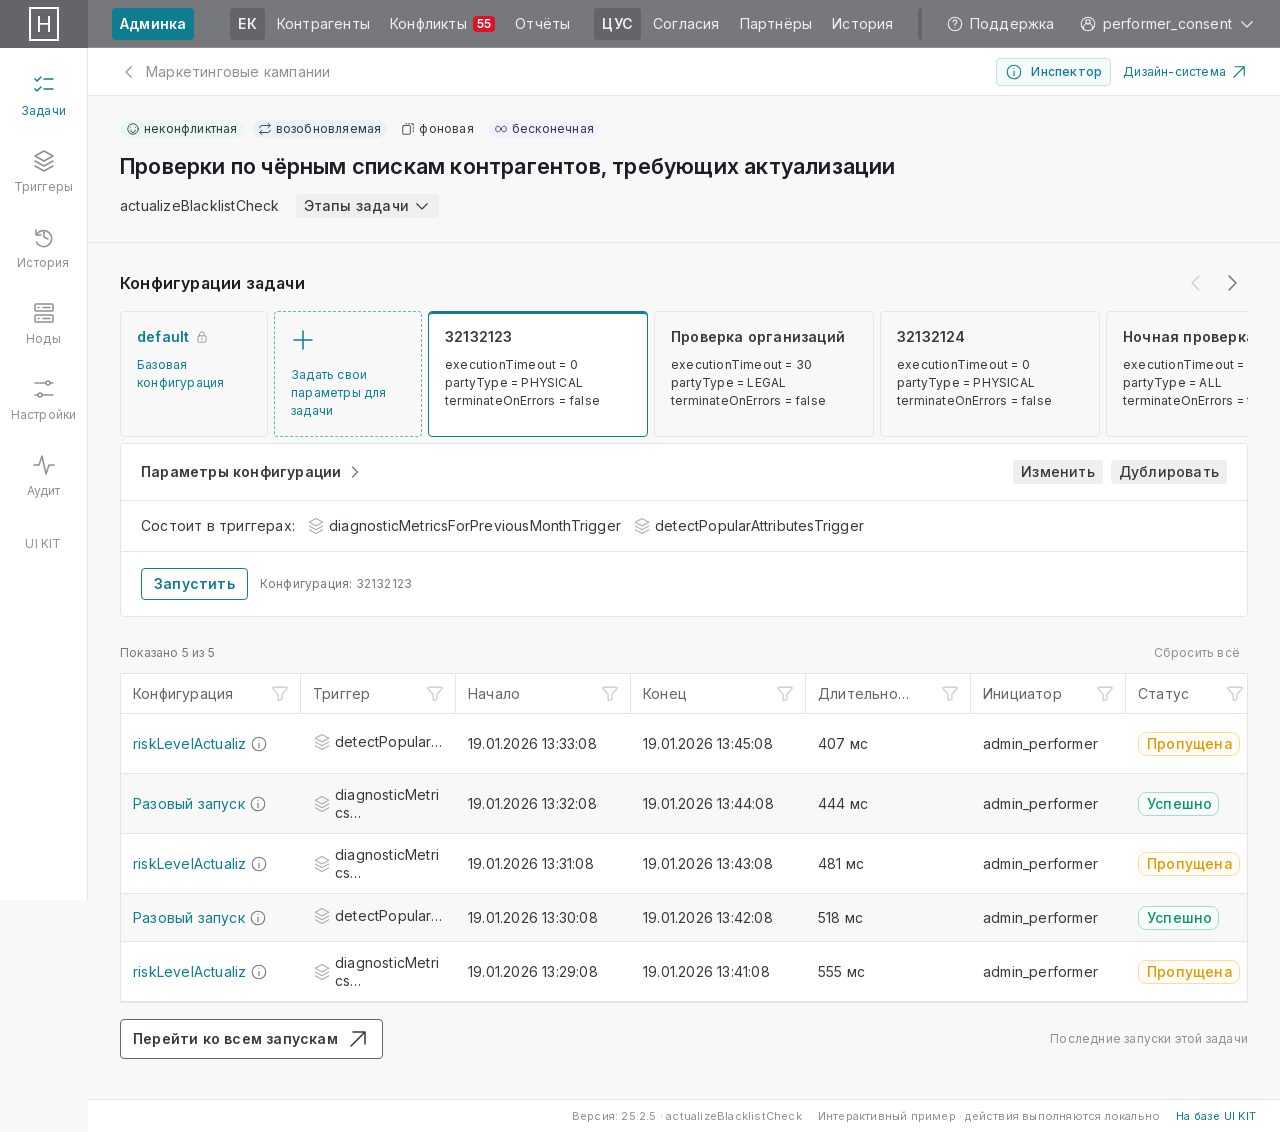
<file: task-admin.html>
<!doctype html>
<html lang="ru">
<head>
  <meta charset="utf-8">
  <meta name="viewport" content="width=device-width, initial-scale=1">
  <title>Админка — проверки контрагентов</title>
  <link rel="stylesheet" href="design-tokens.css">
  <link rel="stylesheet" href="foundation-tokens.css">
  <link rel="stylesheet" href="form-controls.css">
  <link rel="stylesheet" href="components.css">
  <link rel="stylesheet" href="tables.css">
  <link rel="stylesheet" href="task-admin.css">
  <link rel="stylesheet" href="task-inspector.css">
</head>
<body class="uk-component admin-app">
<svg class="icon-library" xmlns="http://www.w3.org/2000/svg" aria-hidden="true"><defs>
  <symbol id="i-tasks" viewBox="0 0 24 24"><path d="m3 6 2 2 4-4M12 6h9M3 16l2 2 4-4M12 16h9"/></symbol>
  <symbol id="i-layers" viewBox="0 0 24 24"><path d="m3 7 9-5 9 5-9 5-9-5Zm0 5 9 5 9-5M3 17l9 5 9-5"/></symbol>
  <symbol id="i-history" viewBox="0 0 24 24"><path d="M4 5v5h5M4.5 10a8 8 0 1 1-.1 7M12 7v5l4 2"/></symbol>
  <symbol id="i-nodes" viewBox="0 0 24 24"><rect x="3" y="3" width="18" height="7" rx="1"/><rect x="3" y="14" width="18" height="7" rx="1"/><path d="M6 6.5h1M6 17.5h1M11 6.5h7M11 17.5h7"/></symbol>
  <symbol id="i-settings" viewBox="0 0 24 24"><path d="M3 6h11m4 0h3M3 18h3m4 0h11"/><circle cx="16" cy="6" r="2"/><circle cx="8" cy="18" r="2"/></symbol>
  <symbol id="i-audit" viewBox="0 0 24 24"><path d="M2 12h5l3-9 4 18 3-9h5"/></symbol>
  <symbol id="i-help" viewBox="0 0 24 24"><circle cx="12" cy="12" r="9"/><path d="M9.5 9a2.5 2.5 0 1 1 4.2 1.8L12 12v2M12 17h.01"/></symbol>
  <symbol id="i-user" viewBox="0 0 24 24"><circle cx="12" cy="12" r="9"/><circle cx="12" cy="9" r="3"/><path d="M6 19v-2a6 6 0 0 1 12 0v2"/></symbol>
  <symbol id="i-chevron" viewBox="0 0 24 24"><path d="m9 5 7 7-7 7"/></symbol>
  <symbol id="i-down" viewBox="0 0 24 24"><path d="m5 9 7 7 7-7"/></symbol>
  <symbol id="i-plus" viewBox="0 0 24 24"><path d="M12 3v18M3 12h18"/></symbol>
  <symbol id="i-lock" viewBox="0 0 24 24"><rect x="5" y="10" width="14" height="11" rx="2"/><path d="M8 10V7a4 4 0 0 1 8 0v3M12 14v3"/></symbol>
  <symbol id="i-smile" viewBox="0 0 24 24"><circle cx="12" cy="12" r="9"/><path d="M8 14a4 4 0 0 0 8 0M8 9h.01M16 9h.01"/></symbol>
  <symbol id="i-repeat" viewBox="0 0 24 24"><path d="m17 2 4 4-4 4M21 6H7a4 4 0 0 0-4 4m4 12-4-4 4-4m-4 4h14a4 4 0 0 0 4-4"/></symbol>
  <symbol id="i-background" viewBox="0 0 24 24"><rect x="3" y="6" width="13" height="15" rx="1"/><path d="M8 3h2m3 0h2m3 0h3v3m0 3v3m0 3v2"/></symbol>
  <symbol id="i-infinity" viewBox="0 0 24 24"><path d="M12 12C9 5 3 6 3 12s6 7 9 0 9-6 9 0-6 7-9 0Z"/></symbol>
  <symbol id="i-info" viewBox="0 0 24 24"><circle cx="12" cy="12" r="9"/><path d="M12 11v6M12 7h.01"/></symbol>
  <symbol id="i-copy" viewBox="0 0 24 24"><rect x="4" y="7" width="13" height="14" rx="1"/><path d="M8 7V3h13v14h-4"/></symbol>
  <symbol id="i-arrow" viewBox="0 0 24 24"><path d="M5 19 19 5M7 5h12v12"/></symbol>
  <symbol id="i-play" viewBox="0 0 24 24"><path d="m8 4 12 8-12 8V4Z"/></symbol>
  <symbol id="i-check" viewBox="0 0 24 24"><path d="m4 12 5 5L20 6"/></symbol>
</defs></svg>
<a class="skip-link" href="#main-content">К содержимому</a>
<header class="app-header">
  <a class="brand" href="ui-kit.html" aria-label="Открыть дизайн-систему"><span>Н</span></a>
  <nav class="product-nav" aria-label="Разделы продукта">
    <button class="product-active" type="button" data-view="tasks">Админка</button>
    <button class="product-group" type="button" data-module="ЕК">ЕК</button>
    <button type="button" data-module="Контрагенты">Контрагенты</button>
    <button type="button" data-module="Конфликты">Конфликты <span class="conflict-count">55</span></button>
    <button type="button" data-view="runs">Отчёты</button>
    <button class="product-group" type="button" data-module="ЦУС">ЦУС</button>
    <button type="button" data-module="Согласия">Согласия</button>
    <button type="button" data-module="Партнёры">Партнёры</button>
    <button type="button" data-view="history">История</button>
    <button class="product-group" type="button" data-module="КУС">КУС</button>
    <button type="button" data-module="Анкеты">Анкеты</button>
    <button type="button" data-view="audit">Журнал проверок</button>
  </nav>
  <div class="header-account"><button class="support-button" type="button" data-support><svg class="icon"><use href="#i-help"/></svg><span>Поддержка</span></button><button type="button" data-account><svg class="icon"><use href="#i-user"/></svg><span>performer_consent</span><svg class="icon icon-small"><use href="#i-down"/></svg></button></div>
</header>
<aside class="side-nav"><nav aria-label="Навигация админки">
  <button type="button" data-view="tasks" aria-current="page"><svg class="icon"><use href="#i-tasks"/></svg><span>Задачи</span></button>
  <button type="button" data-view="triggers"><svg class="icon"><use href="#i-layers"/></svg><span>Триггеры</span></button>
  <button type="button" data-view="history"><svg class="icon"><use href="#i-history"/></svg><span>История</span></button>
  <button type="button" data-view="nodes"><svg class="icon"><use href="#i-nodes"/></svg><span>Ноды</span></button>
  <button type="button" data-view="settings"><svg class="icon"><use href="#i-settings"/></svg><span>Настройки</span></button>
  <button type="button" data-view="audit"><svg class="icon"><use href="#i-audit"/></svg><span>Аудит</span></button>
</nav><a class="side-extra" href="ui-kit.html#foundations">UI KIT</a></aside>
<div class="app-workspace">
  <div class="breadcrumb"><button type="button" id="back-button"><svg class="icon icon-small icon-left"><use href="#i-chevron"/></svg><span id="breadcrumb-label">Маркетинговые кампании</span></button><a href="ui-kit.html">Дизайн-система <svg class="icon icon-small"><use href="#i-arrow"/></svg></a></div>
  <main id="main-content" tabindex="-1">
    <section id="task-view" aria-labelledby="task-title">
      <div class="task-heading">
        <div class="task-badges" id="task-badges"></div>
        <h1 id="task-title">Проверки по чёрным спискам контрагентов, требующих актуализации</h1>
        <div class="task-code"><span>actualizeBlacklistCheck</span><button class="ui-button" data-size="s" type="button" id="stages-button" aria-haspopup="dialog" aria-expanded="false">Этапы задачи <svg class="icon icon-small"><use href="#i-down"/></svg></button></div>
      </div>
      <div class="task-content">
        <section class="configuration-section" aria-labelledby="config-title">
          <div class="section-heading"><h2 id="config-title">Конфигурации задачи</h2><div class="carousel-controls"><button class="icon-button" type="button" id="config-prev" aria-label="Предыдущие конфигурации"><svg class="icon icon-left"><use href="#i-chevron"/></svg></button><button class="icon-button" type="button" id="config-next" aria-label="Следующие конфигурации"><svg class="icon"><use href="#i-chevron"/></svg></button></div></div>
          <div class="config-strip" id="config-strip" role="group" aria-label="Конфигурации задачи"></div>
          <div class="configuration-details">
            <div id="config-collapse"></div>
            <div class="trigger-line"><span>Состоит в триггерах:</span><button class="text-link" type="button" data-trigger="diagnosticMetricsForPreviousMonthTrigger"><svg class="icon icon-small"><use href="#i-layers"/></svg>diagnosticMetricsForPreviousMonthTrigger</button><button class="text-link" type="button" data-trigger="detectPopularAttributesTrigger"><svg class="icon icon-small"><use href="#i-layers"/></svg>detectPopularAttributesTrigger</button></div>
            <div class="configuration-footer"><button class="ui-button" data-type="outline" data-color="accent" data-size="m" data-state="default" type="button" id="run-button" aria-label="Запустить"><span class="ui-button__label">Запустить</span><span class="button-spinner button-spinner--only" aria-hidden="true"></span></button><span class="selected-config-caption" id="selected-config-caption"></span><span class="run-feedback" id="run-feedback" role="status" aria-live="polite"></span></div>
          </div>
        </section>
        <section class="runs-section" aria-label="Последние запуски"><div id="task-runs"></div><div class="runs-footer"><button class="ui-button" data-type="outline" data-color="neutral" type="button" data-view="runs">Перейти ко всем запускам <svg class="icon"><use href="#i-arrow"/></svg></button><span>Последние запуски этой задачи</span></div></section>
      </div>
    </section>
    <section id="secondary-view" class="secondary-view" hidden aria-labelledby="secondary-title"><div class="section-heading"><div><p class="eyebrow">АДМИНКА</p><h1 id="secondary-title"></h1><p id="secondary-description"></p></div><button type="button" class="ui-button" data-view="tasks">К задаче</button></div><div id="secondary-content"></div></section>
  </main>
  <footer class="app-footer"><span>Версия: 25.2.5 · actualizeBlacklistCheck</span><span>Интерактивный пример · действия выполняются локально</span><a href="ui-kit.html">На базе UI KIT</a></footer>
</div>
<div class="app-toast" id="app-toast" role="status" aria-live="polite" hidden></div>
<div class="app-popover uk-component" id="app-popover" role="dialog" tabindex="-1" hidden></div>
<dialog class="config-modal uk-component" id="config-modal" aria-labelledby="modal-title"><form id="config-form" novalidate><div class="modal-heading"><div><p class="eyebrow">КОНФИГУРАЦИЯ ЗАДАЧИ</p><h2 id="modal-title">Новая конфигурация</h2></div><button class="icon-button clear-button" type="button" id="modal-close" aria-label="Закрыть"><img src="assets/icons/865ea.svg" width="18" height="18" alt=""></button></div><p class="modal-intro">Задайте параметры проверки контрагентов.</p><div class="modal-fields"><div id="config-name-field"></div><div id="config-timeout-field"></div><div id="config-party-field"></div><div id="config-page-field"></div></div><div class="modal-choice" id="config-terminate-field"></div><div class="modal-choice" id="config-background-field"></div><div class="form-error" id="config-form-error" role="alert"></div><div class="modal-footer"><button class="ui-button" type="button" id="modal-cancel">Отмена</button><button class="ui-button" data-type="primary" data-color="accent" type="submit" id="modal-save">Создать конфигурацию</button></div></form></dialog>
<script src="form-controls.js"></script><script src="components.js"></script><script src="tables.js"></script><script src="task-admin.js"></script><script src="foundation-tokens.js"></script><script src="task-inspector-rules.js"></script><script src="design-tokens.js"></script><script src="task-inspector-extras.js"></script><script src="task-inspector.js"></script>
</body></html>
</file>
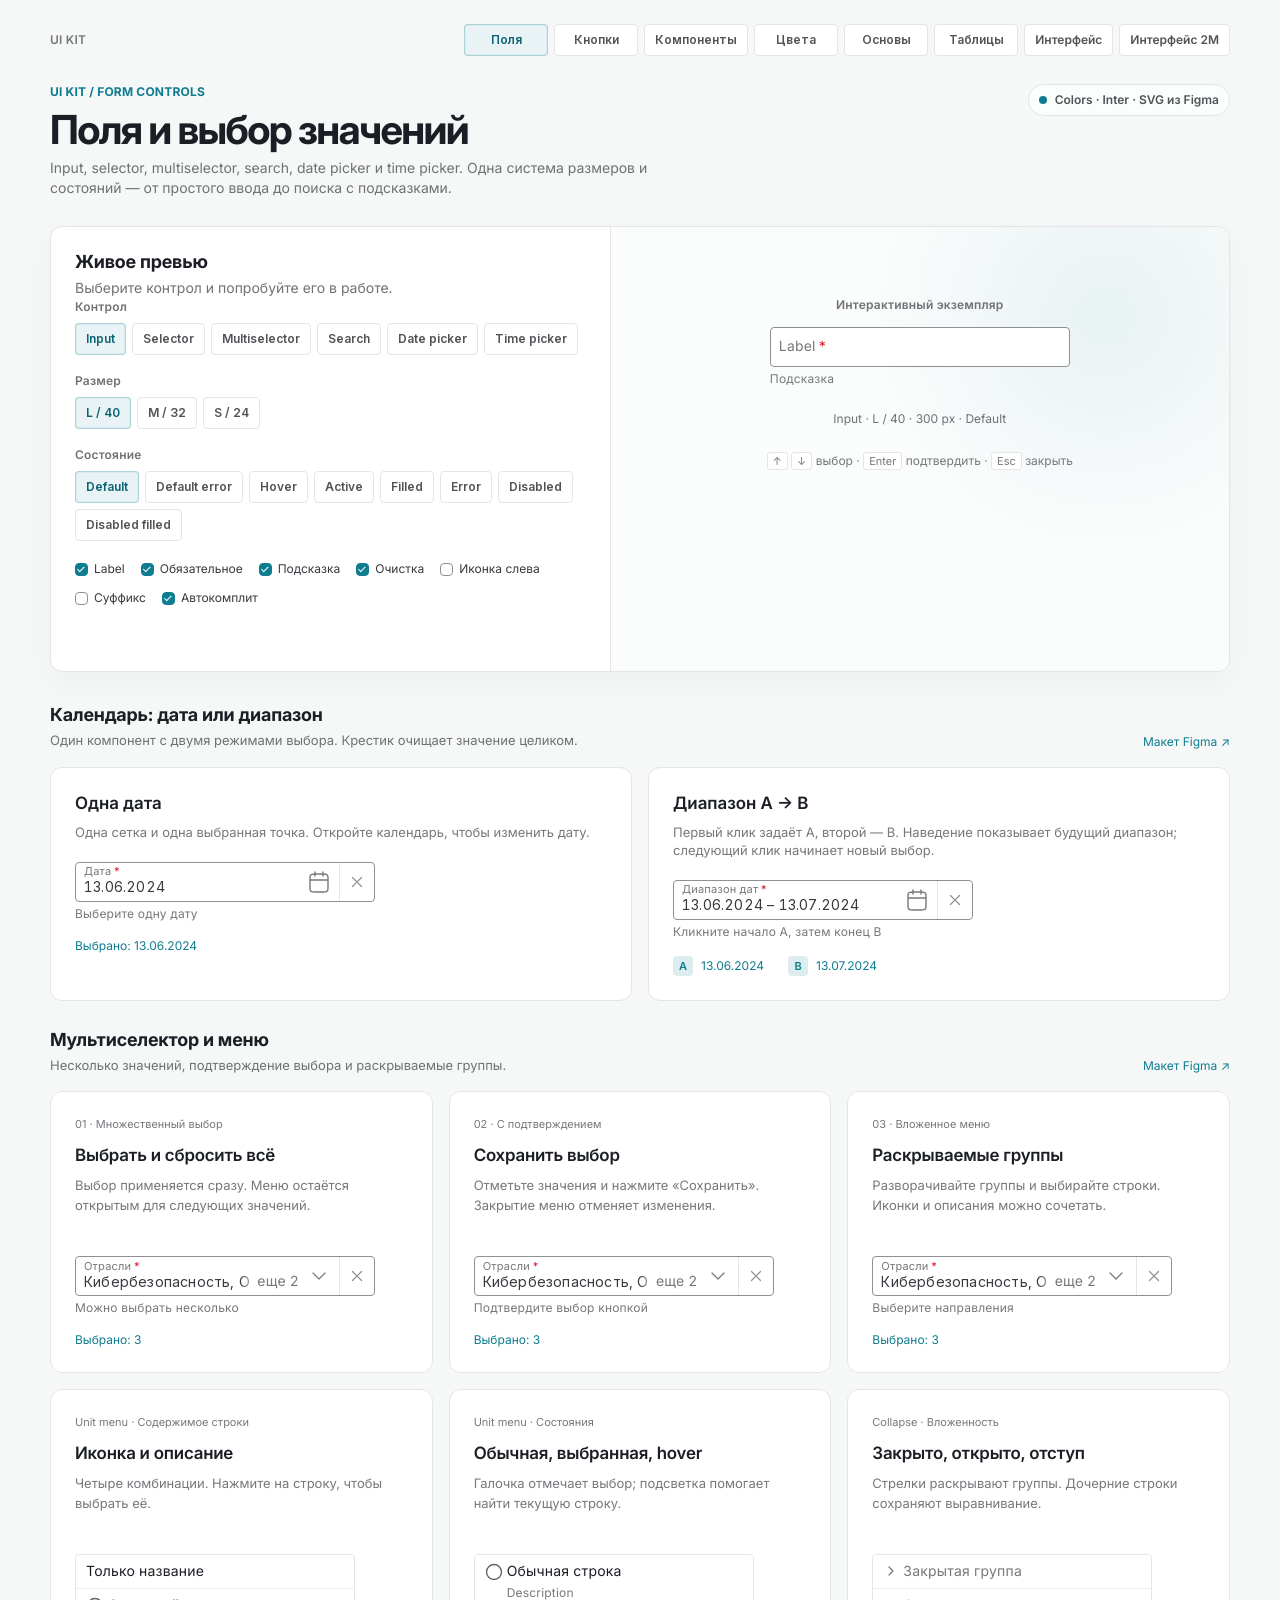
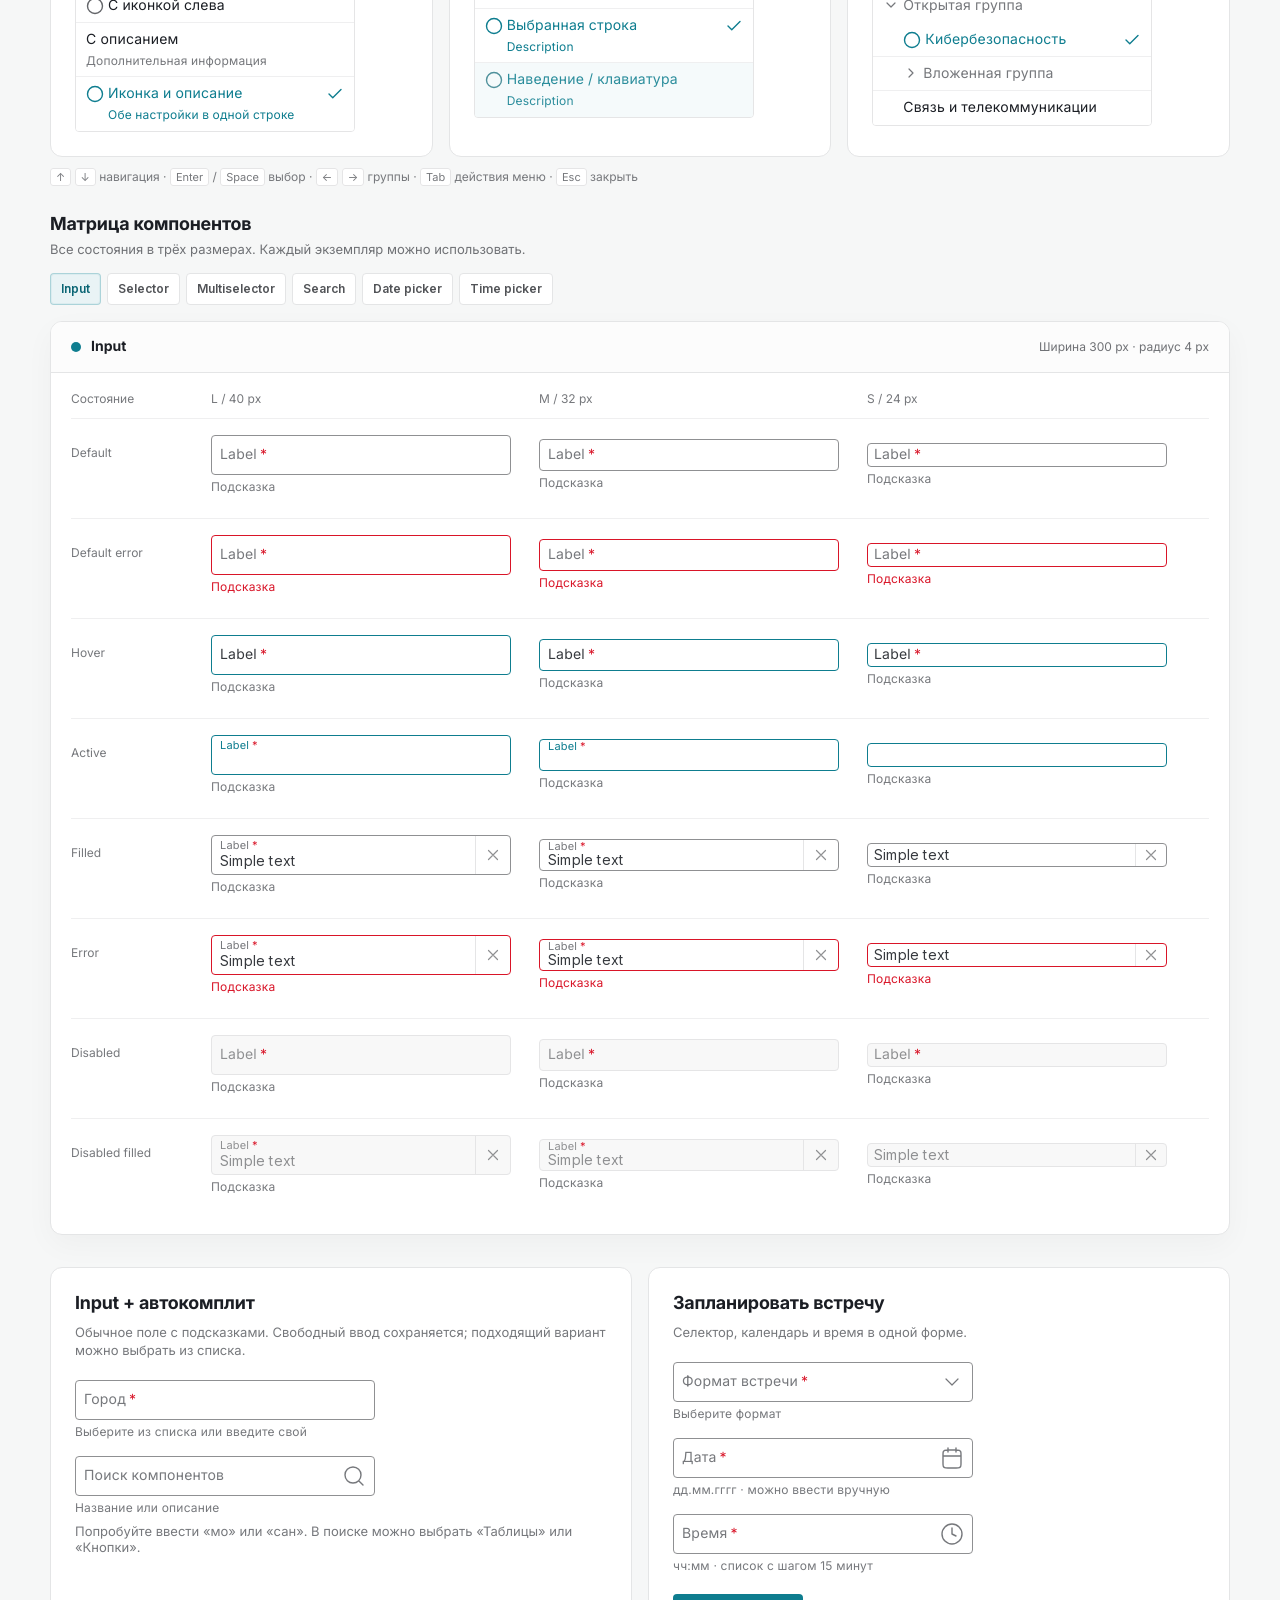
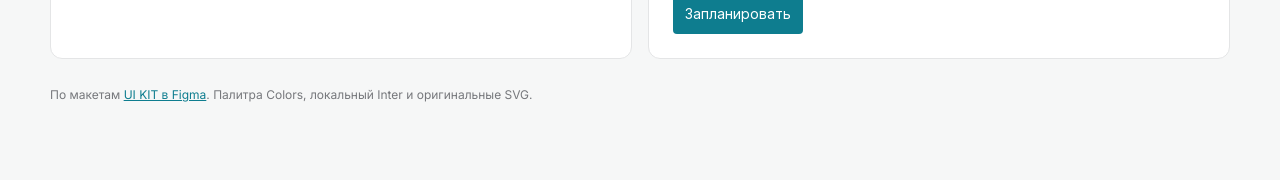
<file: ui-kit.html>
<!doctype html>
<html lang="ru">
  <head>
    <meta charset="utf-8" />
    <meta name="viewport" content="width=device-width, initial-scale=1" />
    <title>UI Kit — дизайн-система</title>
    <style>
      :root {
        color-scheme: light;
        --accent-500: #0e7d8f;
        --accent-600: #0b6574;
        --accent-700: #0a505f;
        --neutral-500: #36393e;
        --neutral-700: #1b1e24;
        --neutral-900: #08080a;
        --critical-500: #d91528;
        --critical-600: #bf0b1d;
        --critical-700: #b00b1b;
        --text-strong: #1b1e24;
        --text-muted: #6f7175;
        --line: #e4e5e6;
        --canvas: #f6f7f7;
        --panel: #ffffff;
        --focus-ring: rgba(14, 125, 143, 0.28);
      }

      * {
        box-sizing: border-box;
      }

      html {
        min-width: 320px;
        background: var(--canvas);
      }

      body {
        margin: 0;
        color: var(--text-strong);
        background: var(--canvas);
        font-family: Inter, ui-sans-serif, system-ui, -apple-system, BlinkMacSystemFont, "Segoe UI", sans-serif;
        font-size: 14px;
        line-height: 1.4;
        -webkit-font-smoothing: antialiased;
        text-rendering: geometricPrecision;
      }

      button {
        font: inherit;
      }

      .page {
        width: min(1180px, calc(100% - 40px));
        margin: 0 auto;
        padding: 44px 0 64px;
      }

      .page-header {
        display: flex;
        align-items: flex-start;
        justify-content: space-between;
        gap: 24px;
        margin-bottom: 28px;
      }

      .eyebrow {
        margin: 0 0 8px;
        color: var(--accent-500);
        font-size: 12px;
        font-weight: 700;
        line-height: 16px;
        letter-spacing: 0.2px;
        text-transform: uppercase;
      }

      h1,
      h2,
      h3,
      p {
        margin-top: 0;
      }

      h1 {
        margin-bottom: 8px;
        font-size: clamp(28px, 4vw, 40px);
        line-height: 1.08;
        letter-spacing: -0.04em;
      }

      h2 {
        margin-bottom: 4px;
        font-size: 18px;
        line-height: 24px;
        letter-spacing: -0.01em;
      }

      h3 {
        margin-bottom: 0;
        font-size: 14px;
        line-height: 18px;
      }

      .intro {
        max-width: 640px;
        margin-bottom: 0;
        color: var(--text-muted);
      }

      .source-note {
        display: inline-flex;
        flex: 0 0 auto;
        align-items: center;
        gap: 8px;
        min-height: 32px;
        padding: 0 10px;
        color: #515357;
        border: 1px solid var(--line);
        border-radius: 999px;
        background: rgba(255, 255, 255, 0.74);
        font-size: 12px;
        font-weight: 600;
      }

      .source-note::before {
        width: 8px;
        height: 8px;
        border-radius: 50%;
        background: var(--accent-500);
        content: "";
      }

      .live-card,
      .showcase-section,
      .special-section {
        border: 1px solid var(--line);
        border-radius: 12px;
        background: var(--panel);
        box-shadow: 0 10px 30px rgba(27, 30, 36, 0.035);
      }

      .live-card {
        display: grid;
        grid-template-columns: minmax(260px, 0.95fr) minmax(340px, 1.05fr);
        overflow: hidden;
        margin-bottom: 32px;
      }

      .live-card__controls {
        padding: 24px;
        border-right: 1px solid var(--line);
      }

      .live-card__preview {
        display: flex;
        flex-direction: column;
        align-items: center;
        justify-content: center;
        min-height: 282px;
        padding: 32px;
        background:
          radial-gradient(circle at 80% 20%, rgba(14, 125, 143, 0.08), transparent 38%),
          #fbfcfc;
      }

      .control-group + .control-group {
        margin-top: 18px;
      }

      .control-label,
      .preview-kicker,
      .table-head {
        display: block;
        margin-bottom: 8px;
        color: var(--text-muted);
        font-size: 12px;
        font-weight: 600;
        line-height: 16px;
        letter-spacing: 0.2px;
      }

      .segmented,
      .swatches {
        display: flex;
        flex-wrap: wrap;
        gap: 6px;
      }

      .segment,
      .swatch {
        display: inline-flex;
        align-items: center;
        justify-content: center;
        min-height: 32px;
        margin: 0;
        padding: 0 10px;
        color: #515357;
        border: 1px solid var(--line);
        border-radius: 6px;
        background: #fff;
        cursor: pointer;
        font-size: 12px;
        font-weight: 600;
        line-height: 16px;
        transition: border-color 120ms ease, background-color 120ms ease, color 120ms ease, box-shadow 120ms ease;
      }

      .segment:hover,
      .swatch:hover {
        border-color: #c7c9cb;
      }

      .segment[aria-pressed="true"] {
        color: var(--accent-600);
        border-color: rgba(14, 125, 143, 0.28);
        background: #e9f3f5;
        box-shadow: inset 0 0 0 1px rgba(14, 125, 143, 0.06);
      }

      .swatch {
        gap: 7px;
      }

      .swatch::before {
        width: 10px;
        height: 10px;
        border-radius: 50%;
        background: var(--swatch-color);
        content: "";
      }

      .swatch[data-choice="accent"] {
        --swatch-color: var(--accent-500);
      }

      .swatch[data-choice="neutral"] {
        --swatch-color: var(--neutral-500);
      }

      .swatch[data-choice="critical"] {
        --swatch-color: var(--critical-500);
      }

      .swatch[aria-pressed="true"] {
        color: var(--text-strong);
        border-color: #b9bbbe;
        background: #f7f8f8;
        box-shadow: inset 0 0 0 1px #fff;
      }

      .segment:focus-visible,
      .swatch:focus-visible,
      .ui-button:focus-visible {
        outline: 3px solid var(--focus-ring);
        outline-offset: 2px;
      }

      .preview-kicker {
        margin-bottom: 14px;
        text-align: center;
      }

      .preview-caption {
        min-height: 20px;
        margin: 20px 0 0;
        color: var(--text-muted);
        font-size: 12px;
        line-height: 16px;
        text-align: center;
      }

      .showcase-heading {
        display: flex;
        align-items: flex-end;
        justify-content: space-between;
        gap: 20px;
        margin-bottom: 14px;
      }

      .showcase-heading p {
        margin-bottom: 0;
        color: var(--text-muted);
        font-size: 13px;
      }

      .state-switcher {
        display: flex;
        flex-wrap: wrap;
        gap: 6px;
        margin-bottom: 16px;
      }

      .state-switcher .segment {
        border-radius: 999px;
      }

      .showcase-section + .showcase-section {
        margin-top: 16px;
      }

      .showcase-section {
        overflow: hidden;
      }

      .section-header {
        display: flex;
        align-items: center;
        gap: 10px;
        padding: 16px 20px;
        border-bottom: 1px solid var(--line);
        background: #fcfcfc;
      }

      .color-dot {
        width: 10px;
        height: 10px;
        border-radius: 50%;
        background: var(--section-color);
      }

      .section-header p {
        margin: 0 0 0 auto;
        color: var(--text-muted);
        font-size: 12px;
      }

      .section-content {
        padding: 6px 20px 14px;
      }

      .button-row {
        display: grid;
        grid-template-columns: 112px 225px 209px 195px;
        align-items: center;
        gap: 12px;
        min-height: 66px;
        border-bottom: 1px solid #f0f0f1;
      }

      .button-row:last-child {
        border-bottom: 0;
      }

      .button-row__label {
        color: #515357;
        font-size: 12px;
        font-weight: 600;
      }

      .size-label {
        display: none;
        margin-bottom: 5px;
        color: var(--text-muted);
        font-size: 11px;
        font-weight: 600;
        line-height: 14px;
      }

      .special-section {
        display: grid;
        grid-template-columns: 1fr 1fr;
        overflow: hidden;
        margin-top: 32px;
      }

      .special-panel {
        padding: 20px;
      }

      .special-panel + .special-panel {
        border-left: 1px solid var(--line);
      }

      .special-panel p {
        margin-bottom: 16px;
        color: var(--text-muted);
        font-size: 12px;
        line-height: 16px;
      }

      .compact-actions {
        display: flex;
        flex-wrap: wrap;
        gap: 10px 12px;
        align-items: center;
      }

      .compact-actions--showcase {
        gap: 12px;
      }

      .compact-swatch {
        display: flex;
        flex-direction: column;
        gap: 6px;
      }

      .compact-swatch__label {
        color: var(--text-muted);
        font-size: 11px;
        font-weight: 600;
        line-height: 14px;
      }

      .notify-surface {
        padding: 18px;
        border-radius: 8px;
        background: var(--neutral-500);
      }

      .notify-surface p {
        color: rgba(255, 255, 255, 0.68);
      }

      /* Button component ------------------------------------------------ */
      .ui-button {
        --button-height: 40px;
        --button-width: 225px;
        --button-padding: 12px;
        --button-gap: 8px;
        --icon-size: 20px;
        --spinner-visual-size: 16px;
        display: inline-flex;
        align-items: center;
        justify-content: center;
        width: var(--button-width);
        min-height: var(--button-height);
        padding: 0 var(--button-padding);
        color: var(--button-fg);
        border: 1px solid transparent;
        border-radius: 4px;
        background: var(--button-bg);
        cursor: pointer;
        font-size: 14px;
        font-weight: 600;
        line-height: 18px;
        letter-spacing: 0.2px;
        transition: color 120ms ease, border-color 120ms ease, background-color 120ms ease, transform 80ms ease;
      }

      .ui-button[data-size="m"] {
        --button-height: 32px;
        --button-width: 209px;
        --button-padding: 8px;
        --button-gap: 8px;
        --icon-size: 16px;
        --spinner-visual-size: 14px;
      }

      .ui-button[data-size="s"] {
        --button-height: 24px;
        --button-width: 195px;
        --button-padding: 8px;
        --button-gap: 6px;
        --icon-size: 16px;
        --spinner-visual-size: 12px;
        font-weight: 500;
      }

      .ui-button__content {
        display: inline-flex;
        align-items: center;
        justify-content: center;
        gap: var(--button-gap);
        width: 100%;
      }

      .ui-button__label {
        overflow: hidden;
        white-space: nowrap;
        text-overflow: ellipsis;
      }

      .button-icon {
        width: var(--icon-size);
        height: var(--icon-size);
        flex: 0 0 var(--icon-size);
      }

      .button-icon {
        border: 1.5px solid currentColor;
        border-radius: 50%;
      }

      .button-spinner {
        display: none;
        place-items: center;
        width: var(--icon-size);
        height: var(--icon-size);
        flex: 0 0 var(--icon-size);
      }

      /* The spinner keeps the icon's footprint; only the visible ring is smaller. */
      .button-spinner::before {
        display: block;
        width: min(var(--spinner-visual-size), 100%);
        height: min(var(--spinner-visual-size), 100%);
        border: 1.5px solid var(--spinner-color, currentColor);
        border-right-color: transparent;
        border-radius: 50%;
        content: "";
        animation: spin 800ms linear infinite;
      }

      .button-spinner--only {
        display: none;
      }

      .ui-button[data-state="loading"] .button-icon--leading {
        display: none;
      }

      .ui-button[data-state="loading"] .button-spinner--leading {
        display: grid;
      }

      .ui-button[data-state="all-loading"] .button-icon,
      .ui-button[data-state="all-loading"] .button-spinner--leading,
      .ui-button[data-state="all-loading"] .ui-button__label {
        display: none;
      }

      .ui-button[data-state="all-loading"] .button-spinner--only {
        display: grid;
      }

      .ui-button[data-type="primary"] {
        --button-bg: var(--primary-default-bg);
        --button-fg: #fff;
      }

      .ui-button[data-type="secondary"] {
        --button-bg: var(--secondary-default-bg);
        --button-fg: var(--secondary-default-fg);
      }

      .ui-button[data-type="outline"] {
        --button-bg: #fff;
        --button-fg: var(--outline-default-fg);
        border-color: currentColor;
      }

      .ui-button[data-type="ghost"] {
        --button-bg: transparent;
        --button-fg: var(--ghost-default-fg);
      }

      /* Accent tokens read from the source kit */
      .ui-button[data-color="accent"] {
        --primary-default-bg: #0e7d8f;
        --primary-hover-bg: #0b6574;
        --primary-active-bg: #0a505f;
        --secondary-default-bg: #e9f3f5;
        --secondary-hover-bg: #ddedef;
        --secondary-active-bg: #cae2e6;
        --secondary-default-fg: #0e7d8f;
        --secondary-hover-fg: #0e7d8f;
        --secondary-active-fg: #0b6574;
        --outline-default-fg: #0e7d8f;
        --outline-hover-fg: #0b6574;
        --outline-active-fg: #0b6574;
        --ghost-default-fg: #0e7d8f;
        --ghost-hover-bg: #ddedef;
        --ghost-hover-fg: #0e7d8f;
        --ghost-active-bg: #cae2e6;
        --ghost-active-fg: #0b6574;
        --ghost-spinner-color: #0e7d8f;
      }

      /* Neutral tokens read from the source kit */
      .ui-button[data-color="neutral"] {
        --primary-default-bg: #36393e;
        --primary-hover-bg: #1b1e24;
        --primary-active-bg: #08080a;
        --secondary-default-bg: #efeff0;
        --secondary-hover-bg: #e5e5e6;
        --secondary-active-bg: #d0d0d1;
        --secondary-default-fg: #36393e;
        --secondary-hover-fg: #36393e;
        --secondary-active-fg: #1b1e24;
        --outline-default-fg: #36393e;
        --outline-hover-fg: #08080a;
        --outline-active-fg: #000;
        --ghost-default-fg: #36393e;
        --ghost-hover-bg: #e5e5e6;
        --ghost-hover-fg: #1b1e24;
        --ghost-active-bg: #d0d0d1;
        --ghost-active-fg: #08080a;
        --ghost-spinner-color: #636569;
      }

      /* Critical tokens read from the source kit */
      .ui-button[data-color="critical"] {
        --primary-default-bg: #d91528;
        --primary-hover-bg: #bf0b1d;
        --primary-active-bg: #b00b1b;
        --secondary-default-bg: #fceaec;
        --secondary-hover-bg: #fadee1;
        --secondary-active-bg: #f8d3d7;
        --secondary-default-fg: #d91528;
        --secondary-hover-fg: #d91528;
        --secondary-active-fg: #bf0b1d;
        --outline-default-fg: #d91528;
        --outline-hover-fg: #bf0b1d;
        --outline-active-fg: #b00b1b;
        --ghost-default-fg: #d91528;
        --ghost-hover-bg: #fadee1;
        --ghost-hover-fg: #d91528;
        --ghost-active-bg: #f8d3d7;
        --ghost-active-fg: #bf0b1d;
        --ghost-spinner-color: #d91528;
      }

      .ui-button[data-type="primary"][data-state="hover"],
      .ui-button[data-type="primary"][data-state="default"]:hover {
        --button-bg: var(--primary-hover-bg);
      }

      .ui-button[data-type="primary"][data-state="active"],
      .ui-button[data-type="primary"][data-state="default"]:active {
        --button-bg: var(--primary-active-bg);
      }

      .ui-button[data-type="secondary"][data-state="hover"],
      .ui-button[data-type="secondary"][data-state="default"]:hover {
        --button-bg: var(--secondary-hover-bg);
        --button-fg: var(--secondary-hover-fg);
      }

      .ui-button[data-type="secondary"][data-state="active"],
      .ui-button[data-type="secondary"][data-state="default"]:active {
        --button-bg: var(--secondary-active-bg);
        --button-fg: var(--secondary-active-fg);
      }

      .ui-button[data-type="outline"][data-state="hover"],
      .ui-button[data-type="outline"][data-state="default"]:hover {
        --button-fg: var(--outline-hover-fg);
      }

      .ui-button[data-type="outline"][data-state="active"],
      .ui-button[data-type="outline"][data-state="default"]:active {
        --button-fg: var(--outline-active-fg);
      }

      .ui-button[data-type="ghost"][data-state="hover"],
      .ui-button[data-type="ghost"][data-state="default"]:hover {
        --button-bg: var(--ghost-hover-bg);
        --button-fg: var(--ghost-hover-fg);
      }

      .ui-button[data-type="ghost"][data-state="active"],
      .ui-button[data-type="ghost"][data-state="default"]:active {
        --button-bg: var(--ghost-active-bg);
        --button-fg: var(--ghost-active-fg);
      }

      /* In the source kit both Ghost loading states use the hover surface. */
      .ui-button[data-type="ghost"][data-state="loading"],
      .ui-button[data-type="ghost"][data-state="all-loading"] {
        --button-bg: var(--ghost-hover-bg);
        --button-fg: var(--ghost-hover-fg);
        --spinner-color: var(--ghost-spinner-color);
      }

      .ui-button[data-state="disabled"] {
        color: #8f9092;
        cursor: not-allowed;
        pointer-events: none;
      }

      .ui-button[data-type="primary"][data-state="disabled"],
      .ui-button[data-type="secondary"][data-state="disabled"] {
        background: #36393e14;
      }

      .ui-button[data-type="outline"][data-state="disabled"] {
        border-color: rgba(143, 144, 146, 0.5);
        background: #fff;
      }

      .ui-button[data-type="ghost"][data-state="disabled"] {
        background: transparent;
      }

      .ui-button[data-state="default"]:active {
        transform: translateY(0.5px);
      }

      .compact-button {
        display: inline-flex;
        align-items: center;
        justify-content: flex-start;
        width: 134px;
        min-height: 24px;
        padding: 0 8px;
        border: 0;
        border-radius: 4px;
        background: transparent;
        cursor: pointer;
        font-size: 12px;
        font-weight: 600;
        line-height: 16px;
        letter-spacing: 0.2px;
        transition: color 120ms ease, background-color 120ms ease;
      }

      .compact-button:focus-visible {
        outline: 3px solid var(--focus-ring);
        outline-offset: 2px;
      }

      .compact-button[data-color="accent"] {
        color: var(--accent-500);
      }

      .compact-button[data-color="neutral"] {
        color: var(--neutral-500);
      }

      .compact-button[data-color="critical"] {
        color: var(--critical-500);
      }

      .compact-button--alert {
        color: #fff;
      }

      .compact-button--alert:hover {
        background: rgba(255, 255, 255, 0.12);
      }

      /* GhostNotify is a separate compact component, not a text-only Ghost. */
      .ghost-notify {
        --notify-bg: transparent;
        --notify-fg: var(--notify-default-fg);
        display: inline-flex;
        align-items: center;
        justify-content: flex-start;
        width: 134px;
        min-height: 24px;
        padding: 0 8px;
        color: var(--notify-fg);
        border: 0;
        border-radius: 4px;
        background: var(--notify-bg);
        cursor: pointer;
        font-size: 12px;
        font-weight: 600;
        line-height: 16px;
        letter-spacing: 0.2px;
        transition: color 120ms ease, background-color 120ms ease;
      }

      .ghost-notify:focus-visible {
        outline: 3px solid var(--focus-ring);
        outline-offset: 2px;
      }

      .ghost-notify[data-color="accent"] {
        --notify-default-fg: #0e7d8f;
        --notify-hover-fg: #0e7d8f;
        --notify-hover-bg: #ddedef;
        --notify-active-fg: #0b6574;
        --notify-active-bg: #cae2e6;
        --notify-spinner-color: #0e7d8f;
      }

      .ghost-notify[data-color="neutral"] {
        --notify-default-fg: #36393e;
        --notify-hover-fg: #1b1e24;
        --notify-hover-bg: #e5e5e6;
        --notify-active-fg: #08080a;
        --notify-active-bg: #d0d0d1;
        --notify-spinner-color: #636569;
      }

      .ghost-notify[data-color="critical"] {
        --notify-default-fg: #d91528;
        --notify-hover-fg: #d91528;
        --notify-hover-bg: #fadee1;
        --notify-active-fg: #bf0b1d;
        --notify-active-bg: #f8d3d7;
        --notify-spinner-color: #d91528;
      }

      .ghost-notify[data-state="hover"],
      .ghost-notify[data-state="default"]:hover {
        --notify-bg: var(--notify-hover-bg);
        --notify-fg: var(--notify-hover-fg);
      }

      .ghost-notify[data-state="active"],
      .ghost-notify[data-state="default"]:active {
        --notify-bg: var(--notify-active-bg);
        --notify-fg: var(--notify-active-fg);
      }

      .ghost-notify[data-state="disabled"] {
        --notify-fg: #8f9092;
        cursor: not-allowed;
        pointer-events: none;
      }

      .ghost-notify[data-state="loading"],
      .ghost-notify[data-state="all-loading"] {
        --notify-bg: var(--notify-hover-bg);
        --notify-fg: var(--notify-hover-fg);
        justify-content: center;
        padding: 0;
        cursor: progress;
      }

      .ghost-notify__spinner {
        display: none;
        place-items: center;
        width: 18px;
        height: 18px;
        flex: 0 0 18px;
      }

      .ghost-notify__spinner::before {
        display: block;
        width: 12px;
        height: 12px;
        border: 1.5px solid var(--notify-spinner-color);
        border-right-color: transparent;
        border-radius: 50%;
        content: "";
        animation: spin 800ms linear infinite;
      }

      .ghost-notify[data-state="loading"] .ghost-notify__label,
      .ghost-notify[data-state="all-loading"] .ghost-notify__label {
        display: none;
      }

      .ghost-notify[data-state="loading"] .ghost-notify__spinner,
      .ghost-notify[data-state="all-loading"] .ghost-notify__spinner {
        display: grid;
      }

      .status {
        min-height: 16px;
        margin: 12px 0 0;
        color: var(--accent-600);
        font-size: 12px;
        line-height: 16px;
        text-align: center;
      }

      @keyframes spin {
        to {
          transform: rotate(1turn);
        }
      }

      @media (max-width: 900px) {
        .live-card {
          grid-template-columns: 1fr;
        }

        .live-card__controls {
          border-right: 0;
          border-bottom: 1px solid var(--line);
        }

        .button-row {
          grid-template-columns: 94px repeat(3, minmax(0, 1fr));
          gap: 8px;
        }

        .ui-button {
          width: 100%;
          min-width: 0;
          padding-right: 6px;
          padding-left: 6px;
        }

        .ui-button__content {
          gap: 5px;
        }

        .ui-button__label {
          font-size: 12px;
        }

        .button-icon {
          width: 14px;
          height: 14px;
          flex-basis: 14px;
        }

        .button-spinner {
          width: 14px;
          height: 14px;
          flex-basis: 14px;
        }
      }

      @media (max-width: 640px) {
        .page {
          width: min(100% - 24px, 1180px);
          padding-top: 28px;
        }

        .page-header,
        .showcase-heading {
          display: block;
        }

        .source-note {
          margin-top: 14px;
        }

        .live-card__controls,
        .live-card__preview,
        .section-content,
        .special-panel {
          padding: 18px;
        }

        .showcase-heading p {
          margin-top: 8px;
        }

        .section-header {
          align-items: flex-start;
          padding: 14px 18px;
        }

        .section-header p {
          display: none;
        }

        .button-row {
          grid-template-columns: 1fr;
          gap: 6px;
          padding: 13px 0;
        }

        .button-row__label {
          margin-bottom: 2px;
        }

        .size-label {
          display: block;
        }

        .ui-button {
          width: 100%;
          padding-right: 12px;
          padding-left: 12px;
        }

        .ui-button__label {
          font-size: 14px;
        }

        .button-icon {
          width: var(--icon-size);
          height: var(--icon-size);
          flex-basis: var(--icon-size);
        }

        .button-spinner {
          width: var(--icon-size);
          height: var(--icon-size);
          flex-basis: var(--icon-size);
        }

        .special-section {
          grid-template-columns: 1fr;
        }

        .compact-actions--showcase {
          display: grid;
          grid-template-columns: 1fr;
        }

        .ghost-notify,
        .ghost-notify[data-state="loading"],
        .ghost-notify[data-state="all-loading"] {
          width: 100%;
        }

        .special-panel + .special-panel {
          border-top: 1px solid var(--line);
          border-left: 0;
        }
      }

      @media (prefers-reduced-motion: reduce) {
        *,
        *::before,
        *::after {
          scroll-behavior: auto !important;
          animation-duration: 0.01ms !important;
          animation-iteration-count: 1 !important;
          transition-duration: 0.01ms !important;
        }
      }
    </style>
  <link rel="stylesheet" href="design-tokens.css">
<link rel="stylesheet" href="foundation-tokens.css">
<link rel="stylesheet" href="form-controls.css">
<link rel="stylesheet" href="colors.css">
<link rel="stylesheet" href="components.css">
<link rel="stylesheet" href="foundations.css">
<link rel="stylesheet" href="tables.css">
</head>
  <body>
<nav class="kit-nav" aria-label="Разделы UI kit">
  <span class="kit-nav__brand">UI KIT</span>
  <button class="segment" type="button" data-kit-panel="fields" aria-pressed="true">Поля</button>
  <button class="segment" type="button" data-kit-panel="buttons" aria-pressed="false">Кнопки</button>
  <button class="segment" type="button" data-kit-panel="components" aria-pressed="false">Компоненты</button>
  <button class="segment" type="button" data-kit-panel="colors" aria-pressed="false">Цвета</button>
  <button class="segment" type="button" data-kit-panel="foundations" aria-pressed="false">Основы</button>
  <button class="segment" type="button" data-kit-panel="tables" aria-pressed="false">Таблицы</button>
  <a class="segment" href="task-admin.html" style="text-decoration:none;display:inline-flex;align-items:center;justify-content:center">Интерфейс</a>
  <a class="segment" href="interface-2m.html" style="text-decoration:none;display:inline-flex;align-items:center;justify-content:center">Интерфейс 2M</a>
</nav>
<main class="page" id="fields-panel">
  <header class="page-header">
    <div>
      <p class="eyebrow">UI kit / form controls</p>
      <h1>Поля и выбор значений</h1>
      <p class="intro">Input, selector, multiselector, search, date picker и time picker. Одна система размеров и состояний — от простого ввода до поиска с подсказками.</p>
    </div>
    <span class="source-note">Colors · Inter · SVG из Figma</span>
  </header>
  <section class="live-card field-playground" aria-labelledby="field-live-title">
    <div class="live-card__controls">
      <h2 id="field-live-title">Живое превью</h2>
      <p class="intro">Выберите контрол и попробуйте его в работе.</p>
      <div class="control-group">
        <span class="control-label">Контрол</span>
        <div class="segmented" id="field-type-controls"></div>
      </div>
      <div class="control-group">
        <span class="control-label">Размер</span>
        <div class="segmented" id="field-size-controls"></div>
      </div>
      <div class="control-group">
        <span class="control-label">Состояние</span>
        <div class="segmented" id="field-state-controls"></div>
      </div>
      <div class="control-group" id="field-calendar-settings" hidden>
        <span class="control-label">Выбор даты</span>
        <div class="segmented" id="field-calendar-mode-controls"></div>
        <label class="field-check calendar-months-setting" id="field-two-months-setting"><input type="checkbox" data-field-setting="twoMonths" checked>Два месяца рядом</label>
      </div>
      <div class="field-settings">
        <label class="field-check"><input type="checkbox" data-field-setting="label" checked>Label</label>
        <label class="field-check"><input type="checkbox" data-field-setting="required" checked>Обязательное</label>
        <label class="field-check"><input type="checkbox" data-field-setting="hint" checked>Подсказка</label>
        <label class="field-check"><input type="checkbox" data-field-setting="clear" checked>Очистка</label>
        <label class="field-check"><input type="checkbox" data-field-setting="leading">Иконка слева</label>
        <label class="field-check" id="field-suffix-setting"><input type="checkbox" data-field-setting="suffix">Суффикс</label>
        <label class="field-check" id="field-save-setting" hidden><input type="checkbox" data-field-setting="save">Кнопка «Сохранить»</label>
        <label class="field-check" id="field-autocomplete-setting"><input type="checkbox" data-field-setting="autocomplete" checked>Автокомплит</label>
      </div>
    </div>
    <div class="live-card__preview">
      <span class="preview-kicker">Интерактивный экземпляр</span>
      <div id="field-live-mount"></div>
      <p class="preview-caption field-preview-caption" id="field-preview-caption"></p>
      <p class="field-keyboard-note" id="field-keyboard-note"></p>
      <p class="status" id="field-live-status" aria-live="polite"></p>
    </div>
  </section>
  <section class="field-showcase calendar-showcase" aria-labelledby="calendars-title">
    <div class="showcase-heading">
      <div>
        <h2 id="calendars-title">Календарь: дата или диапазон</h2>
        <p>Один компонент с двумя режимами выбора. Крестик очищает значение целиком.</p>
      </div>
      <a class="menu-source" href="https://www.figma.com/design/pUX3P9VmLBkdQ1vIupjeSr/?node-id=13843-24533" target="_blank" rel="noopener noreferrer">Макет Figma ↗</a>
    </div>
    <div class="field-examples calendar-examples">
      <article class="field-example-card">
        <h3>Одна дата</h3>
        <p>Одна сетка и одна выбранная точка. Откройте календарь, чтобы изменить дату.</p>
        <div id="example-calendar-single"></div>
        <p class="calendar-selection-status" id="calendar-single-status" aria-live="polite"></p>
      </article>
      <article class="field-example-card">
        <h3>Диапазон A → B</h3>
        <p>Первый клик задаёт A, второй — B. Наведение показывает будущий диапазон; следующий клик начинает новый выбор.</p>
        <div id="example-calendar-range"></div>
        <div class="calendar-range-values" aria-live="polite"><span><b>A</b> <span id="calendar-range-start"></span></span><span><b>B</b> <span id="calendar-range-end"></span></span></div>
      </article>
    </div>
  </section>
  <section class="field-showcase menu-showcase" id="menus-section" aria-labelledby="menus-title">
    <div class="showcase-heading">
      <div>
        <h2 id="menus-title">Мультиселектор и меню</h2>
        <p>Несколько значений, подтверждение выбора и раскрываемые группы.</p>
      </div>
      <a class="menu-source" href="https://www.figma.com/design/pUX3P9VmLBkdQ1vIupjeSr/?node-id=13843-26731" target="_blank" rel="noopener noreferrer">Макет Figma ↗</a>
    </div>
    <div class="menu-examples-grid">
      <article class="field-example-card menu-example-card">
        <span class="menu-example-kicker">01 · Множественный выбор</span>
        <h3>Выбрать и сбросить всё</h3>
        <p>Выбор применяется сразу. Меню остаётся открытым для следующих значений.</p>
        <div id="example-multi"></div>
        <p class="menu-selection-status" id="multi-status" aria-live="polite"></p>
      </article>
      <article class="field-example-card menu-example-card">
        <span class="menu-example-kicker">02 · С подтверждением</span>
        <h3>Сохранить выбор</h3>
        <p>Отметьте значения и нажмите «Сохранить». Закрытие меню отменяет изменения.</p>
        <div id="example-multi-save"></div>
        <p class="menu-selection-status" id="multi-save-status" aria-live="polite"></p>
      </article>
      <article class="field-example-card menu-example-card">
        <span class="menu-example-kicker">03 · Вложенное меню</span>
        <h3>Раскрываемые группы</h3>
        <p>Разворачивайте группы и выбирайте строки. Иконки и описания можно сочетать.</p>
        <div id="example-multi-groups"></div>
        <p class="menu-selection-status" id="multi-groups-status" aria-live="polite"></p>
      </article>
    </div>
    <div class="menu-examples-grid menu-rows-grid">
      <article class="field-example-card menu-example-card">
        <span class="menu-example-kicker">Unit menu · Содержимое строки</span>
        <h3>Иконка и описание</h3>
        <p>Четыре комбинации. Нажмите на строку, чтобы выбрать её.</p>
        <div id="example-menu-content"></div>
      </article>
      <article class="field-example-card menu-example-card">
        <span class="menu-example-kicker">Unit menu · Состояния</span>
        <h3>Обычная, выбранная, hover</h3>
        <p>Галочка отмечает выбор; подсветка помогает найти текущую строку.</p>
        <div id="example-menu-states"></div>
      </article>
      <article class="field-example-card menu-example-card">
        <span class="menu-example-kicker">Collapse · Вложенность</span>
        <h3>Закрыто, открыто, отступ</h3>
        <p>Стрелки раскрывают группы. Дочерние строки сохраняют выравнивание.</p>
        <div id="example-menu-collapse"></div>
      </article>
    </div>
    <p class="field-small-note"><kbd>↑</kbd> <kbd>↓</kbd> навигация · <kbd>Enter</kbd> / <kbd>Space</kbd> выбор · <kbd>←</kbd> <kbd>→</kbd> группы · <kbd>Tab</kbd> действия меню · <kbd>Esc</kbd> закрыть</p>
  </section>
  <section class="field-showcase" aria-labelledby="fields-matrix-title">
    <div class="showcase-heading">
      <div>
        <h2 id="fields-matrix-title">Матрица компонентов</h2>
        <p>Все состояния в трёх размерах. Каждый экземпляр можно использовать.</p>
      </div>
    </div>
    <div class="state-switcher" id="field-matrix-types" aria-label="Контрол в матрице"></div>
    <div class="control-group" id="field-matrix-calendar-settings" hidden><span class="control-label">Выбор даты</span><div class="segmented" id="field-matrix-calendar-modes"></div></div>
    <article class="showcase-section field-matrix">
      <header class="section-header">
        <span class="color-dot" style="--section-color: #0e7d8f" aria-hidden="true"></span>
        <h3 id="field-matrix-title">Input</h3>
        <p>Ширина 300 px · радиус 4 px</p>
      </header>
      <div class="section-content">
        <div class="field-matrix-heading" aria-hidden="true"><span>Состояние</span><span>L / 40 px</span><span>M / 32 px</span><span>S / 24 px</span></div>
        <div id="field-matrix-mount"></div>
      </div>
    </article>
  </section>
  <section class="field-examples" aria-label="Примеры использования">
    <article class="field-example-card">
      <h2>Input + автокомплит</h2>
      <p>Обычное поле с подсказками. Свободный ввод сохраняется; подходящий вариант можно выбрать из списка.</p>
      <div class="example-fields"><div id="example-city"></div><div id="example-search"></div></div>
      <p class="field-small-note">Попробуйте ввести «мо» или «сан». В поиске можно выбрать «Таблицы» или «Кнопки».</p>
    </article>
    <article class="field-example-card">
      <h2>Запланировать встречу</h2>
      <p>Селектор, календарь и время в одной форме.</p>
      <form id="meeting-form" novalidate>
        <div class="example-fields"><div id="example-meeting-type"></div><div id="example-date"></div><div id="example-time"></div></div>
        <div class="example-actions"><button class="example-button" type="submit">Запланировать</button><p class="example-result" id="meeting-result" role="status"></p></div>
      </form>
    </article>
  </section>
  <p class="controls-footer">По макетам <a href="https://www.figma.com/design/pUX3P9VmLBkdQ1vIupjeSr/?node-id=11138-402" target="_blank" rel="noopener noreferrer">UI KIT в Figma</a>. Палитра Colors, локальный Inter и оригинальные SVG.</p>
</main>
<main class="page" id="colors-panel" hidden>
  <header class="page-header">
    <div>
      <p class="eyebrow">UI kit / Colors</p>
      <h1>Цвета и токены</h1>
      <p class="intro">Вся палитра из Figma: базовые оттенки, цвета компонентов и типовые фоны. Названия токенов сохранены.</p>
    </div>
    <span class="source-note">78 базовых · 661 для компонентов</span>
  </header>
  <section class="color-bg-section" aria-labelledby="color-bg-title">
    <div class="showcase-heading">
      <div><h2 id="color-bg-title">BG · Типовые фоны</h2><p>Белый и серый фон, а также граница из вкладки BG.</p></div>
      <a class="menu-source" href="https://www.figma.com/design/pUX3P9VmLBkdQ1vIupjeSr/?node-id=4446-2" target="_blank" rel="noopener noreferrer">BG в Figma ↗</a>
    </div>
    <div class="color-bg-grid" id="color-backgrounds"></div>
  </section>
  <section class="color-inspector" aria-labelledby="color-palette-title">
    <div class="color-inspector-header">
      <div class="showcase-heading">
        <div><h2 id="color-palette-title">Палитра и токены</h2><p>Нажмите на образец, чтобы скопировать HEX. Название токена и CSS-переменную можно скопировать отдельно.</p></div>
        <a class="menu-source" href="https://www.figma.com/design/pUX3P9VmLBkdQ1vIupjeSr/?node-id=2784-2" target="_blank" rel="noopener noreferrer">Colors в Figma ↗</a>
      </div>
      <div class="color-tools">
        <div id="color-search"></div>
        <div id="color-group-filter"></div>
      </div>
      <div class="color-filter-row">
        <div class="segmented" aria-label="Коллекция цветов">
          <button class="segment" type="button" data-color-collection="core" aria-pressed="true">Палитра · 78</button>
          <button class="segment" type="button" data-color-collection="semantic" aria-pressed="false">Токены · 661</button>
          <button class="segment" type="button" data-color-collection="all" aria-pressed="false">Все · 739</button>
        </div>
        <div class="color-bg-controls"><span>Фон образцов</span><button class="segment" type="button" data-color-canvas="white" aria-pressed="true">Белый</button><button class="segment" type="button" data-color-canvas="grey" aria-pressed="false">Серый</button></div>
      </div>
      <p class="color-result-count" id="color-result-count" aria-live="polite"></p>
    </div>
    <div class="color-groups" id="color-token-groups"></div>
    <p class="color-empty" id="color-empty" hidden>Ничего не найдено. Попробуйте другое название токена или HEX.</p>
    <div id="color-experimental"></div>
  </section>
  <footer class="controls-footer color-footer"><span>Все значения и связи токенов экспортированы из Figma.</span><span><a href="design-tokens.css" download>CSS-токены</a><a href="design-tokens.json" download>JSON-токены</a></span></footer>
  <p class="color-copy-status" id="color-copy-status" role="status" aria-live="polite" hidden></p>
</main>
<main class="page" id="components-panel" hidden>
  <header class="page-header"><div><p class="eyebrow">UI kit / components</p><h1>Текст, выбор и навигация</h1><p class="intro">Десять компонентов из Figma. Попробуйте ввод, переключатели, раскрытие блоков, вкладки и подсказки.</p></div><span class="source-note">Colors · Inter · SVG из Figma</span></header>
  <nav class="component-jump" aria-label="Компоненты"><a class="segment" href="#component-textarea">Text area</a><a class="segment" href="#component-toggle">Toggle</a><a class="segment" href="#component-checkbox">Checkbox</a><a class="segment" href="#component-radio">Radio button</a><a class="segment" href="#component-collapse">Collapse area</a><a class="segment" href="#component-badge">Badge</a><a class="segment" href="#component-status">Status indicator</a><a class="segment" href="#component-tabs">Tabs</a><a class="segment" href="#component-tooltip">Tooltip</a><a class="segment" href="#component-segment">Segment control</a></nav>
  <section class="component-section" id="component-textarea"><div class="showcase-heading"><div><h2>Text area</h2><p class="intro">Многострочный ввод с плавающей меткой, подсказкой и счётчиком символов.</p></div><a class="menu-source" href="https://www.figma.com/design/pUX3P9VmLBkdQ1vIupjeSr/?node-id=4830-13596" target="_blank" rel="noopener">Figma ↗</a></div><p class="component-meta">282 px · 64 символа · default, hover, active, filled, error, disabled</p><div class="component-samples"><div class="component-sample"><span class="component-caption">Попробуйте ввести текст</span><div id="component-textarea-live"></div><div class="component-options"><button class="segment" type="button" id="textarea-validate">Проверить</button><button class="segment" type="button" id="textarea-reset">Очистить</button></div></div><div class="component-sample"><span class="component-caption">Filled</span><div id="textarea-filled"></div></div><div class="component-sample"><span class="component-caption">Error</span><div id="textarea-error"></div></div><div class="component-sample"><span class="component-caption">Disabled</span><div id="textarea-disabled"></div></div></div><div class="component-state-row" id="textarea-states"></div><p class="component-result" id="textarea-result" aria-live="polite"></p></section>
  <div class="component-grid">
    <section class="component-section" id="component-toggle"><div class="showcase-heading"><div><h2>Toggle</h2><p class="intro">Быстрое переключение между двумя состояниями.</p></div><a class="menu-source" href="https://www.figma.com/design/pUX3P9VmLBkdQ1vIupjeSr/?node-id=3049-5901" target="_blank" rel="noopener">Figma ↗</a></div><p class="component-meta">29×18 px · слева или справа · с текстом и без</p><div class="component-choice-list" id="toggle-live"></div><p class="component-result" id="toggle-result" aria-live="polite"></p><div class="component-state-row" id="toggle-states"></div></section>
    <section class="component-section" id="component-checkbox"><div class="showcase-heading"><div><h2>Checkbox</h2><p class="intro">Несколько вариантов и частичный выбор группы.</p></div><a class="menu-source" href="https://www.figma.com/design/pUX3P9VmLBkdQ1vIupjeSr/?node-id=3049-5960" target="_blank" rel="noopener">Figma ↗</a></div><p class="component-meta">20×20 px · off, on, multi · radius 4 px</p><div class="component-choice-list" id="checkbox-live"></div><p class="component-result" id="checkbox-result" aria-live="polite"></p><div class="component-state-row" id="checkbox-states"></div></section>
    <section class="component-section" id="component-radio"><div class="showcase-heading"><div><h2>Radio button</h2><p class="intro">Один вариант из группы. Работают стрелки на клавиатуре.</p></div><a class="menu-source" href="https://www.figma.com/design/pUX3P9VmLBkdQ1vIupjeSr/?node-id=3692-1168" target="_blank" rel="noopener">Figma ↗</a></div><p class="component-meta">20×20 px · off, on · default, hover, disabled</p><div class="component-choice-list" id="radio-live" role="group" aria-label="Формат встречи"></div><p class="component-result" id="radio-result" aria-live="polite"></p><div class="component-state-row" id="radio-states"></div></section>
  </div>
  <section class="component-section" id="component-collapse">
    <div class="showcase-heading"><div><h2>Collapse area</h2><p class="intro">Два варианта раскрытия: отдельная строка и секция с подложкой.</p></div></div>
    <div class="component-collapse-group" id="collapse-string-group">
      <div class="showcase-heading"><div><h3>New Collapse String</h3><p class="intro">Строка без рамки. Иконки и кнопки действий можно сочетать.</p></div><a class="menu-source" href="https://www.figma.com/design/pUX3P9VmLBkdQ1vIupjeSr/?node-id=13843-18477" target="_blank" rel="noopener">Figma ↗</a></div>
      <p class="component-meta">H2 / Body · 32 / 24 px · отступ до содержимого 12 / 8 px</p>
      <div class="component-collapse-list"><div id="collapse-string-h2"></div><div id="collapse-string-body"></div></div>
      <div class="component-state-row"><div class="component-sample"><span class="component-caption">Компактная кнопка · Neutral</span><div id="collapse-button-neutral"></div></div><div class="component-sample"><span class="component-caption">Компактная кнопка · Accent</span><div id="collapse-button-accent"></div></div></div>
      <p class="component-result" id="collapse-string-result" aria-live="polite"></p>
    </div>
    <div class="component-collapse-group" id="collapse-section-group">
      <div class="showcase-heading"><div><h3>New Collapse Section</h3><p class="intro">Наведение окрашивает заголовок. Раскрытое содержимое остаётся на белом фоне.</p></div><a class="menu-source" href="https://www.figma.com/design/pUX3P9VmLBkdQ1vIupjeSr/?node-id=17396-12482" target="_blank" rel="noopener">Figma ↗</a></div>
      <p class="component-meta">H2 / Body · заголовок 56 / 48 px · отступы 12 px · высота зависит от содержимого</p>
      <div class="component-collapse-list"><div id="collapse-h2"></div><div id="collapse-body"></div><div id="collapse-plain"></div></div>
      <p class="component-result" id="collapse-result" aria-live="polite"></p>
    </div>
  </section>
  <div class="component-grid component-grid--two">
    <section class="component-section" id="component-badge"><div class="showcase-heading"><div><h2>Badge</h2><p class="intro">Метка с иконкой и счётчиком. Наведите, чтобы увидеть hover.</p></div><a class="menu-source" href="https://www.figma.com/design/pUX3P9VmLBkdQ1vIupjeSr/?node-id=6635-15000" target="_blank" rel="noopener">Figma ↗</a></div><p class="component-meta">Badge: 24 px · Counter: 18 / 24 px · шесть цветов и loading</p><div class="component-tone-grid" id="badge-tones"></div><div class="component-state-row" id="badge-states"></div><p class="component-meta">BadgeCounter · 18 px</p><div class="component-counter-row" id="counter-small"></div><p class="component-meta">BadgeCounter · 24 px</p><div class="component-counter-row" id="counter-large"></div><div class="component-options"><button class="segment" type="button" id="counter-minus" aria-label="Уменьшить счётчик">−</button><span id="counter-live"></span><button class="segment" type="button" id="counter-plus" aria-label="Увеличить счётчик">+</button></div></section>
    <section class="component-section" id="component-status"><div class="showcase-heading"><div><h2>Status indicator</h2><p class="intro">С точкой или цветным текстом. Семь типов статуса.</p></div><a class="menu-source" href="https://www.figma.com/design/pUX3P9VmLBkdQ1vIupjeSr/?node-id=10473-81" target="_blank" rel="noopener">Figma ↗</a></div><div class="component-options" aria-label="Размер индикатора"><span>Размер</span><button class="segment" type="button" data-status-size="24" aria-pressed="true">24 px</button><button class="segment" type="button" data-status-size="18" aria-pressed="false">18 px</button></div><div class="component-tone-grid" id="status-tones"></div><div class="component-state-row" id="status-states"></div></section>
  </div>
  <section class="component-section" id="component-tabs"><div class="showcase-heading"><div><h2>Tabs</h2><p class="intro">Переключение содержимого с иконками, счётчиком и активной линией.</p></div><a class="menu-source" href="https://www.figma.com/design/pUX3P9VmLBkdQ1vIupjeSr/?node-id=4848-1567" target="_blank" rel="noopener">Figma ↗</a></div><p class="component-meta">40 px · default, hover, active, disabled · ← →, Home, End</p><div id="tabs-live"></div><div class="component-state-row" id="tabs-states"></div></section>
  <section class="component-section" id="component-tooltip"><div class="showcase-heading"><div><h2>Tooltip</h2><p class="intro">Наведите курсор, перейдите к кнопке клавишей Tab или нажмите. Escape закроет подсказку.</p></div><a class="menu-source" href="https://www.figma.com/design/pUX3P9VmLBkdQ1vIupjeSr/?node-id=10285-486" target="_blank" rel="noopener">Figma ↗</a></div><p class="component-meta">Восемь положений · автоматическое размещение у края экрана · radius 4 px</p><div class="component-tooltip-grid" id="tooltip-triggers"></div></section>
  <section class="component-section" id="component-segment"><div class="showcase-heading"><div><h2>Segment control</h2><p class="intro">Компактное переключение вида с иконкой и счётчиком.</p></div><a class="menu-source" href="https://www.figma.com/design/pUX3P9VmLBkdQ1vIupjeSr/?node-id=11409-41710" target="_blank" rel="noopener">Figma ↗</a></div><p class="component-meta">38 px · сегмент 30 px · default, hover, active, disabled</p><div id="segment-live"></div><p class="component-result" id="segment-result" aria-live="polite"></p><div class="component-state-row" id="segment-states"></div></section>
  <footer class="controls-footer"><a href="README.txt">Как использовать компоненты</a> · <a href="README.md">О репозитории</a></footer>
</main>
<main class="page" id="foundations-panel" hidden>
  <header class="page-header"><div><p class="eyebrow">UI kit / foundations</p><h1>Основы системы</h1><p class="intro">Типографика, отступы, скругления и тени. Исходные стили и токены из Figma — с примерами и точными значениями.</p></div><span class="source-note">Inter · Spacing · Shadows</span></header>
  <nav class="foundation-jump" aria-label="Основы дизайн-системы"><a class="segment" href="#foundation-typography">Типографика <span>10</span></a><a class="segment" href="#foundation-spacing">Отступы <span>12</span></a><a class="segment" href="#foundation-radii">Скругления <span>5</span></a><a class="segment" href="#foundation-shadows">Тени <span>3</span></a></nav>
  <section class="foundation-card" id="foundation-typography"><div class="showcase-heading"><div><h2>Типографика</h2><p class="intro">Inter. Насыщенность 400, 500 и 600. Межбуквенный интервал — 0,2 px.</p></div><a class="menu-source" href="https://www.figma.com/design/pUX3P9VmLBkdQ1vIupjeSr/?node-id=2421-3651" target="_blank" rel="noopener">Figma ↗</a></div><p class="foundation-hint">Нажмите на токен, чтобы скопировать его CSS-переменную.</p><div id="foundation-type-list"></div><details class="foundation-links"><summary>Гиперссылки в текстовых стилях</summary><p class="foundation-hint">Default — accent/main. Hover — accent/700. Применяются к тексту, кроме заголовков.</p><div id="foundation-link-list"></div></details></section>
  <section class="foundation-card" id="foundation-spacing"><div class="showcase-heading"><div><h2>Отступы</h2><p class="intro">Модуль 2 или 4 px. Одна шкала для вертикального и горизонтального ритма.</p></div><span class="foundation-source-label">Коллекция Spacing</span></div><div class="foundation-spacing-scale" id="foundation-spacing-scale"></div><div class="foundation-spacing-example"><div><span>Пример: отступ между элементами</span><div class="segmented" id="foundation-gap-controls" aria-label="Выбрать отступ"></div></div><div class="foundation-gap-preview" id="foundation-gap-preview" aria-live="polite"><span>Первый</span><span>Второй</span><span>Третий</span></div></div></section>
  <section class="foundation-card" id="foundation-radii"><div class="showcase-heading"><div><h2>Скругления</h2><p class="intro">Все значения из Spacing. Для полей и кнопок используем 4 px.</p></div></div><div class="foundation-radius-grid" id="foundation-radius-grid"></div><details class="foundation-extra"><summary>Дополнительная размерная переменная</summary><div id="foundation-extra-dimensions"></div></details></section>
  <section class="foundation-card" id="foundation-shadows"><div class="showcase-heading"><div><h2>Тени</h2><p class="intro">Три стиля эффектов из Figma. Порядок и прозрачность всех слоёв сохранены.</p></div><span class="foundation-source-label">Effect styles</span></div><div class="foundation-shadow-grid" id="foundation-shadow-grid"></div></section>
  <p class="controls-footer">Цветовые токены и фоны доступны во вкладке «Цвета». Все образцы работают локально.</p><div class="foundation-toast" id="foundation-copy-status" role="status" hidden></div>
</main>
<main class="page" id="tables-panel" hidden>
  <header class="page-header"><div><p class="eyebrow">UI kit / tables 2.0</p><h1>Таблицы</h1><p class="intro">Нажмите на название столбца, чтобы изменить порядок строк. Воронка открывает фильтр этого столбца.</p></div><a class="source-note" href="https://www.figma.com/design/pUX3P9VmLBkdQ1vIupjeSr/?node-id=12518-127555" target="_blank" rel="noopener">Tables 2.0 · Figma ↗</a></header>
  <section class="table-showcase-card" aria-labelledby="table-demo-title"><div class="table-demo-heading"><div><h2 id="table-demo-title">Клиенты</h2><p class="intro">Пример на демонстрационных данных</p></div><span class="table-demo-meta">Шапка 40 px · строка 42 px</span></div><div id="table-demo-mount"></div></section>
  <div class="table-explainer"><p><strong>Сортировка.</strong> Первый клик — по возрастанию, второй — по убыванию, третий — исходный порядок.</p><p><strong>Фильтры.</strong> Можно применить несколько одновременно. Крестик в поле очищает один фильтр, «Сбросить всё» — все фильтры и сортировку.</p></div>
</main>

    <main class="page" id="buttons-panel" hidden>
      <header class="page-header">
        <div>
          <p class="eyebrow">UI kit / simple button</p>
          <h1>Кнопки</h1>
          <p class="intro">Первичные, вторичные, контурные и прозрачные действия в трёх цветовых ролях. Нативные hover, active, disabled и loading уже работают.</p>
        </div>
        <span class="source-note">Адаптивная витрина</span>
      </header>

      <section class="live-card" aria-labelledby="live-title">
        <div class="live-card__controls">
          <h2 id="live-title">Живое превью</h2>
          <p class="intro">Соберите нужный вариант. Нажатие на кнопку в состоянии «По умолчанию» ненадолго покажет загрузку.</p>

          <div class="control-group">
            <span class="control-label">Тип</span>
            <div class="segmented" data-control="type">
              <button class="segment" type="button" data-choice="primary" aria-pressed="true">Primary</button>
              <button class="segment" type="button" data-choice="secondary" aria-pressed="false">Secondary</button>
              <button class="segment" type="button" data-choice="outline" aria-pressed="false">Outline</button>
              <button class="segment" type="button" data-choice="ghost" aria-pressed="false">Ghost</button>
            </div>
          </div>

          <div class="control-group">
            <span class="control-label">Цвет</span>
            <div class="swatches" data-control="color">
              <button class="swatch" type="button" data-choice="accent" aria-pressed="true">Accent</button>
              <button class="swatch" type="button" data-choice="neutral" aria-pressed="false">Neutral</button>
              <button class="swatch" type="button" data-choice="critical" aria-pressed="false">Critical</button>
            </div>
          </div>

          <div class="control-group">
            <span class="control-label">Размер</span>
            <div class="segmented" data-control="size">
              <button class="segment" type="button" data-choice="l" aria-pressed="true">L / 40</button>
              <button class="segment" type="button" data-choice="m" aria-pressed="false">M / 32</button>
              <button class="segment" type="button" data-choice="s" aria-pressed="false">S / 24</button>
            </div>
          </div>

          <div class="control-group">
            <span class="control-label">Состояние</span>
            <div class="segmented" data-control="state">
              <button class="segment" type="button" data-choice="default" aria-pressed="true">По умолчанию</button>
              <button class="segment" type="button" data-choice="hover" aria-pressed="false">Hover</button>
              <button class="segment" type="button" data-choice="active" aria-pressed="false">Active</button>
              <button class="segment" type="button" data-choice="disabled" aria-pressed="false">Disabled</button>
              <button class="segment" type="button" data-choice="loading" aria-pressed="false">Loading</button>
              <button class="segment" type="button" data-choice="all-loading" aria-pressed="false">Только loader</button>
            </div>
          </div>
        </div>

        <div class="live-card__preview">
          <span class="preview-kicker">Интерактивный экземпляр</span>
          <div id="live-button-mount"></div>
          <p class="preview-caption" id="preview-caption">Primary · Accent · L / 40 · По умолчанию</p>
          <p class="status" id="live-status" aria-live="polite"></p>
        </div>
      </section>

      <section aria-labelledby="showcase-title">
        <div class="showcase-heading">
          <div>
            <h2 id="showcase-title">Матрица компонентов</h2>
            <p>Переключатель показывает один и тот же набор вариантов в нужном состоянии.</p>
          </div>
        </div>
        <div class="state-switcher" id="showcase-state" aria-label="Состояние кнопок в матрице"></div>
        <div id="showcase-mount"></div>
      </section>

      <section class="special-section" aria-label="Компактные кнопки">
        <div class="special-panel">
          <h2>GhostNotify</h2>
          <p>Отдельный компактный вариант 24 px: у него собственные цвета и состояния, включая оба варианта загрузки.</p>
          <div class="state-switcher state-switcher--compact" id="ghost-notify-state" aria-label="Состояние GhostNotify"></div>
          <div class="compact-actions compact-actions--showcase" id="ghost-notify-mount"></div>
        </div>
        <div class="special-panel notify-surface">
          <h2 style="color: #fff">NotifyAlert</h2>
          <p>Белое компактное действие для тёмной подложки.</p>
          <button class="compact-button compact-button--alert" type="button">Синхронизировать</button>
        </div>
      </section>
    </main>

    <script src="buttons-showcase.js"></script>
  <script src="form-controls.js"></script>
<script src="design-tokens.js"></script>
<script src="foundation-tokens.js"></script>
<script src="showcase.js"></script>
<script src="colors.js"></script>
<script src="components.js"></script>
<script src="components-showcase.js"></script>
<script src="foundations.js"></script>
<script src="tables.js"></script>
<script src="tables-showcase.js"></script>
</body>
</html>
</file>
<file: design-tokens.css>
/* Colors from Figma: Color, core + Color, token. */
:root {
  --ds-dark-800: #000000;
  --ds-dark-700: #08080a;
  --ds-dark-main: #1b1e24;
  --ds-dark-600: #36393e;
  --ds-dark-550: #636569;
  --ds-dark-500: #76787c;
  --ds-dark-400: #8f9092;
  --ds-dark-375: #adaeb0;
  --ds-dark-350: #d0d0d1;
  --ds-dark-300: #e5e5e6;
  --ds-dark-200: #efeff0;
  --ds-dark-150: #f3f3f3;
  --ds-dark-100: #f8f8f8;
  --ds-dark-50: #fafafa;
  --ds-dark-w: #ffffff;
  --ds-dark-300-opacity: rgba(54,57,62,0.13);
  --ds-dark-200-opacity: rgba(54,57,62,0.08);
  --ds-dark-none: rgba(255,255,255,0);
  --ds-accent-800: #0a505f;
  --ds-accent-700: #0b6574;
  --ds-accent-main: #0e7d8f;
  --ds-accent-600: #2b8d9c;
  --ds-accent-500: #6eb1bc;
  --ds-accent-400: #9fcbd2;
  --ds-accent-350: #cae2e6;
  --ds-accent-300: #ddedef;
  --ds-accent-200: #e9f3f5;
  --ds-accent-100: #f5fafb;
  --ds-success-800: #01825c;
  --ds-success-700: #0c946b;
  --ds-success-main: #14ae80;
  --ds-success-600: #30b88f;
  --ds-success-500: #72ceb3;
  --ds-success-400: #a1dfcc;
  --ds-success-350: #cbede3;
  --ds-success-300: #def4ed;
  --ds-success-200: #eaf8f4;
  --ds-success-100: #f6fcfa;
  --ds-caution-800: #de8900;
  --ds-caution-700: #e39900;
  --ds-caution-main: #fcaa00;
  --ds-caution-600: #fcb41f;
  --ds-caution-500: #fdcc66;
  --ds-caution-400: #fedd99;
  --ds-caution-350: #feecc7;
  --ds-caution-300: #fff3db;
  --ds-caution-200: #fff7e8;
  --ds-caution-100: #fffcf5;
  --ds-critical-800: #b00b1b;
  --ds-critical-700: #bf0b1d;
  --ds-critical-main: #d91528;
  --ds-critical-600: #de3142;
  --ds-critical-500: #e8737e;
  --ds-critical-400: #f4bbc1;
  --ds-critical-350: #f8d3d7;
  --ds-critical-300: #fadee1;
  --ds-critical-200: #fceaec;
  --ds-critical-100: #fdf6f6;
  --ds-adv1-800: #5540e1;
  --ds-adv1-700: #6c59e5;
  --ds-adv1-main: #8775f7;
  --ds-adv1-600: #ab9ef9;
  --ds-adv1-500: #b7acfa;
  --ds-adv1-400: #cfc8fc;
  --ds-adv1-350: #dbd6fd;
  --ds-adv1-300: #e7e3fd;
  --ds-adv1-200: #f3f1fe;
  --ds-adv1-100: #f8f7ff;
  --ds-adv2-800: #136fba;
  --ds-adv2-700: #1c82d6;
  --ds-adv2-main: #2793eb;
  --ds-adv2-600: #52a9ef;
  --ds-adv2-500: #73b9f2;
  --ds-adv2-400: #9ecef6;
  --ds-adv2-350: #bedff9;
  --ds-adv2-300: #d4e9fb;
  --ds-adv2-200: #e9f4fd;
  --ds-adv2-100: #f0f7fe;
  --ds-simpletext-primary: var(--ds-dark-main);
  --ds-simpletext-secondary: var(--ds-dark-500);
  --ds-simpletext-disabled: var(--ds-dark-375);
  --ds-simpletext-accent: var(--ds-accent-main);
  --ds-simpletext-critical: var(--ds-critical-main);
  --ds-simpletext-success: var(--ds-success-main);
  --ds-simpletext-warning: var(--ds-caution-main);
  --ds-button-primary-accent-bg-default: var(--ds-accent-main);
  --ds-inputbased-bg-default: var(--ds-dark-w);
  --ds-calendarpanel-panel-bg: var(--ds-dark-w);
  --ds-calendarpanel-panel-border: var(--ds-dark-300);
  --ds-calendarpanel-panel-header-primary: var(--ds-accent-main);
  --ds-calendarpanel-panel-header-sec: var(--ds-dark-600);
  --ds-calendarpanel-panel-icons: var(--ds-dark-500);
  --ds-calendarpanel-date-bg-default: var(--ds-dark-w);
  --ds-calendarpanel-date-bg-hover: var(--ds-dark-w);
  --ds-calendarpanel-date-bg-selected: var(--ds-accent-main);
  --ds-calendarpanel-date-bg-ranger: var(--ds-accent-300);
  --ds-calendarpanel-date-bg-disabled: var(--ds-dark-w);
  --ds-calendarpanel-date-text-default: var(--ds-dark-600);
  --ds-calendarpanel-date-text-hover: var(--ds-accent-main);
  --ds-calendarpanel-date-text-selected: var(--ds-dark-w);
  --ds-calendarpanel-date-text-ranger: var(--ds-accent-main);
  --ds-calendarpanel-date-text-disabled: var(--ds-dark-400);
  --ds-inputautocomplete-bg-group: var(--ds-dark-w);
  --ds-inputautocomplete-bg-default: var(--ds-dark-w);
  --ds-inputautocomplete-bg-hover: var(--ds-accent-100);
  --ds-inputautocomplete-label-group: var(--ds-dark-500);
  --ds-inputautocomplete-label-default: var(--ds-dark-500);
  --ds-inputautocomplete-label-hover: var(--ds-accent-600);
  --ds-inputautocomplete-border-group: var(--ds-dark-none);
  --ds-inputautocomplete-border-default: var(--ds-dark-200);
  --ds-inputautocomplete-border-hover: var(--ds-dark-200);
  --ds-inputautocomplete-border-all: var(--ds-dark-300);
  --ds-inputbased-bg-hover: var(--ds-dark-w);
  --ds-inputbased-bg-active: var(--ds-dark-w);
  --ds-inputbased-bg-filled-default: var(--ds-dark-w);
  --ds-inputbased-bg-error: var(--ds-dark-w);
  --ds-inputbased-bg-disabled-default: var(--ds-dark-100);
  --ds-inputbased-bg-disabled-filled: var(--ds-dark-100);
  --ds-inputbased-border-default: var(--ds-dark-400);
  --ds-inputbased-border-hover: var(--ds-accent-main);
  --ds-inputbased-border-active: var(--ds-accent-main);
  --ds-inputbased-border-filled-default: var(--ds-dark-400);
  --ds-inputbased-border-error: var(--ds-critical-main);
  --ds-inputbased-border-disabled-default: var(--ds-dark-300);
  --ds-inputbased-border-disabled-filled: var(--ds-dark-300);
  --ds-inputbased-border-divider: var(--ds-dark-300);
  --ds-inputbased-label-default: var(--ds-dark-500);
  --ds-inputbased-label-hover: var(--ds-dark-600);
  --ds-inputbased-label-active: var(--ds-accent-main);
  --ds-inputbased-label-filled-default: var(--ds-dark-500);
  --ds-inputbased-label-error: var(--ds-dark-500);
  --ds-inputbased-label-disabled-default: var(--ds-dark-400);
  --ds-inputbased-label-disabled-filled: var(--ds-dark-400);
  --ds-inputbased-text-default: var(--ds-dark-none);
  --ds-inputbased-icon-default: var(--ds-dark-500);
  --ds-inputbased-icon-hover: var(--ds-dark-600);
  --ds-inputbased-icon-active: var(--ds-dark-600);
  --ds-inputbased-icon-active-selected: var(--ds-dark-600);
  --ds-inputbased-icon-filled-hover: var(--ds-dark-600);
  --ds-inputbased-icon-filled-default: var(--ds-dark-500);
  --ds-inputbased-icon-error: var(--ds-dark-600);
  --ds-inputbased-icon-disabled-default: var(--ds-dark-400);
  --ds-inputbased-icon-disabled-filled: var(--ds-dark-400);
  --ds-inputbased-icon-clear: var(--ds-dark-400);
  --ds-inputbased-text-hover: var(--ds-dark-none);
  --ds-inputbased-text-active: var(--ds-dark-600);
  --ds-inputbased-text-filled-default: var(--ds-dark-600);
  --ds-inputbased-text-error: var(--ds-dark-600);
  --ds-inputbased-text-disabled-default: var(--ds-dark-none);
  --ds-inputbased-text-disabled-filled: var(--ds-dark-400);
  --ds-button-primary-accent-label-icon-default: var(--ds-dark-w);
  --ds-button-primary-accent-label-icon-hover: var(--ds-dark-w);
  --ds-button-primary-accent-label-icon-active: var(--ds-dark-w);
  --ds-button-primary-accent-label-icon-disabled: var(--ds-dark-400);
  --ds-button-primary-accent-bg-hover: var(--ds-accent-700);
  --ds-button-primary-accent-bg-active: var(--ds-accent-800);
  --ds-button-primary-accent-bg-disabled: var(--ds-dark-200-opacity);
  --ds-button-primary-accent-icon-default: var(--ds-dark-w);
  --ds-button-primary-accent-icon-hover: var(--ds-dark-w);
  --ds-button-primary-accent-icon-active: var(--ds-dark-w);
  --ds-button-primary-accent-icon-disabled: var(--ds-dark-400);
  --ds-button-primary-neutral-bg-default: var(--ds-dark-600);
  --ds-button-primary-neutral-bg-hover: var(--ds-dark-main);
  --ds-button-primary-neutral-bg-active: var(--ds-dark-700);
  --ds-button-primary-neutral-bg-disabled: var(--ds-dark-200-opacity);
  --ds-button-primary-neutral-label-icon-default: var(--ds-dark-w);
  --ds-button-primary-neutral-label-icon-hover: var(--ds-dark-w);
  --ds-button-primary-neutral-label-icon-active: var(--ds-dark-w);
  --ds-button-primary-neutral-label-icon-disabled: var(--ds-dark-400);
  --ds-button-primary-neutral-icon-default: var(--ds-dark-w);
  --ds-button-primary-neutral-border-default: var(--ds-dark-none);
  --ds-button-primary-neutral-border-hover: var(--ds-dark-none);
  --ds-button-primary-neutral-border-active: var(--ds-dark-none);
  --ds-button-primary-neutral-border-disabled: var(--ds-dark-none);
  --ds-button-primary-neutral-icon-hover: var(--ds-dark-w);
  --ds-button-primary-neutral-icon-active: var(--ds-dark-w);
  --ds-button-primary-neutral-icon-disabled: var(--ds-dark-400);
  --ds-button-primary-critical-bg-default: var(--ds-critical-main);
  --ds-button-primary-critical-label-icon-default: var(--ds-dark-w);
  --ds-button-primary-critical-label-icon-hover: var(--ds-dark-w);
  --ds-button-primary-critical-label-icon-active: var(--ds-dark-w);
  --ds-button-primary-critical-label-icon-disabled: var(--ds-dark-400);
  --ds-button-primary-critical-bg-hover: var(--ds-critical-700);
  --ds-button-primary-critical-bg-active: var(--ds-critical-800);
  --ds-button-primary-critical-bg-disabled: var(--ds-dark-200-opacity);
  --ds-button-primary-critical-icon-default: var(--ds-dark-w);
  --ds-button-primary-critical-border-default: var(--ds-dark-none);
  --ds-button-primary-critical-border-hover: var(--ds-dark-none);
  --ds-button-primary-critical-border-active: var(--ds-dark-none);
  --ds-button-primary-critical-border-disabled: var(--ds-dark-none);
  --ds-button-primary-critical-icon-hover: var(--ds-dark-w);
  --ds-button-primary-critical-icon-active: var(--ds-dark-w);
  --ds-button-primary-critical-icon-disabled: var(--ds-dark-400);
  --ds-button-secondary-accent-bg-default: var(--ds-accent-200);
  --ds-button-secondary-accent-label-icon-default: var(--ds-accent-main);
  --ds-button-secondary-accent-label-icon-hover: var(--ds-accent-main);
  --ds-button-secondary-accent-label-icon-active: var(--ds-accent-700);
  --ds-button-secondary-accent-label-icon-disabled: var(--ds-dark-400);
  --ds-button-secondary-accent-bg-hover: var(--ds-accent-300);
  --ds-button-secondary-accent-bg-active: var(--ds-accent-350);
  --ds-button-secondary-accent-bg-disabled: var(--ds-dark-200-opacity);
  --ds-button-secondary-neutral-bg-default: var(--ds-dark-200);
  --ds-button-secondary-neutral-bg-hover: var(--ds-dark-300);
  --ds-button-secondary-neutral-bg-active: var(--ds-dark-350);
  --ds-button-secondary-neutral-bg-disabled: var(--ds-dark-200-opacity);
  --ds-button-secondary-neutral-label-icon-default: var(--ds-dark-600);
  --ds-button-secondary-neutral-label-icon-hover: var(--ds-dark-600);
  --ds-button-secondary-neutral-label-icon-active: var(--ds-dark-main);
  --ds-button-secondary-neutral-label-icon-disabled: var(--ds-dark-400);
  --ds-button-secondary-critical-bg-default: var(--ds-critical-200);
  --ds-button-secondary-critical-label-icon-default: var(--ds-critical-main);
  --ds-button-secondary-critical-label-icon-hover: var(--ds-critical-main);
  --ds-button-secondary-critical-label-icon-active: var(--ds-critical-700);
  --ds-button-secondary-critical-label-icon-disabled: var(--ds-dark-400);
  --ds-button-secondary-critical-bg-hover: var(--ds-critical-300);
  --ds-button-secondary-critical-bg-active: var(--ds-critical-350);
  --ds-button-secondary-critical-bg-disabled: var(--ds-dark-200-opacity);
  --ds-button-secondary-accent-icon-default: var(--ds-accent-main);
  --ds-button-secondary-accent-border-default: var(--ds-dark-none);
  --ds-button-secondary-accent-border-hover: var(--ds-dark-none);
  --ds-button-secondary-accent-border-active: var(--ds-dark-none);
  --ds-button-secondary-accent-border-disabled: var(--ds-dark-none);
  --ds-button-secondary-accent-icon-hover: var(--ds-accent-main);
  --ds-button-secondary-accent-icon-active: var(--ds-accent-700);
  --ds-button-secondary-accent-icon-disabled: var(--ds-dark-400);
  --ds-button-secondary-neutral-icon-default: var(--ds-dark-600);
  --ds-button-secondary-neutral-border-default: var(--ds-dark-none);
  --ds-button-secondary-neutral-border-hover: var(--ds-dark-none);
  --ds-button-secondary-neutral-border-active: var(--ds-dark-none);
  --ds-button-secondary-neutral-border-disabled: var(--ds-dark-none);
  --ds-button-secondary-neutral-icon-hover: var(--ds-dark-600);
  --ds-button-secondary-neutral-icon-active: var(--ds-dark-main);
  --ds-button-secondary-neutral-icon-disabled: var(--ds-dark-400);
  --ds-button-secondary-critical-icon-default: var(--ds-critical-main);
  --ds-button-secondary-critical-border-default: var(--ds-dark-none);
  --ds-button-secondary-critical-border-hover: var(--ds-dark-none);
  --ds-button-secondary-critical-border-active: var(--ds-dark-none);
  --ds-button-secondary-critical-border-disabled: var(--ds-dark-none);
  --ds-button-secondary-critical-icon-hover: var(--ds-critical-main);
  --ds-button-secondary-critical-icon-active: var(--ds-critical-700);
  --ds-button-secondary-critical-icon-disabled: var(--ds-dark-400);
  --ds-button-outline-accent-bg-default: var(--ds-dark-none);
  --ds-button-outline-accent-label-icon-default: var(--ds-accent-main);
  --ds-button-outline-accent-label-icon-hover: var(--ds-accent-700);
  --ds-button-outline-accent-label-icon-active: var(--ds-accent-700);
  --ds-button-outline-accent-label-icon-disabled: var(--ds-dark-400);
  --ds-button-outline-accent-bg-hover: var(--ds-dark-none);
  --ds-button-outline-accent-bg-active: var(--ds-accent-200);
  --ds-button-outline-accent-bg-disabled: var(--ds-dark-none);
  --ds-button-outline-neutral-bg-default: var(--ds-dark-none);
  --ds-button-outline-neutral-bg-hover: var(--ds-dark-none);
  --ds-button-outline-neutral-bg-active: var(--ds-dark-200);
  --ds-button-outline-neutral-bg-disabled: var(--ds-dark-none);
  --ds-button-outline-neutral-label-icon-default: var(--ds-dark-600);
  --ds-button-outline-neutral-icon-default: var(--ds-dark-600);
  --ds-button-outline-neutral-icon-hover: var(--ds-dark-700);
  --ds-button-outline-neutral-icon-active: var(--ds-dark-800);
  --ds-button-outline-neutral-icon-disabled: var(--ds-dark-400);
  --ds-button-outline-neutral-label-icon-hover: var(--ds-dark-700);
  --ds-button-outline-neutral-label-icon-active: var(--ds-dark-800);
  --ds-button-outline-neutral-label-icon-disabled: var(--ds-dark-400);
  --ds-button-outline-critical-bg-default: var(--ds-dark-none);
  --ds-button-outline-critical-label-icon-default: var(--ds-critical-main);
  --ds-button-outline-critical-label-icon-hover: var(--ds-critical-700);
  --ds-button-outline-critical-label-icon-active: var(--ds-critical-800);
  --ds-button-outline-critical-label-icon-disabled: var(--ds-dark-400);
  --ds-button-outline-critical-bg-hover: var(--ds-dark-none);
  --ds-button-outline-critical-bg-active: var(--ds-critical-200);
  --ds-button-outline-critical-bg-disabled: var(--ds-dark-none);
  --ds-button-outline-accent-icon-default: var(--ds-accent-main);
  --ds-button-outline-accent-icon-hover: var(--ds-accent-700);
  --ds-button-outline-accent-icon-active: var(--ds-accent-700);
  --ds-button-outline-accent-icon-disabled: var(--ds-dark-400);
  --ds-button-outline-accent-border-default: var(--ds-accent-main);
  --ds-button-outline-accent-border-hover: var(--ds-accent-700);
  --ds-button-outline-accent-border-active: var(--ds-accent-700);
  --ds-button-outline-accent-border-disabled: var(--ds-dark-400);
  --ds-button-outline-neutral-border-default: var(--ds-dark-600);
  --ds-button-outline-neutral-border-hover: var(--ds-dark-700);
  --ds-button-outline-neutral-border-active: var(--ds-dark-800);
  --ds-button-outline-neutral-border-disabled: var(--ds-dark-400);
  --ds-button-outline-critical-icon-default: var(--ds-critical-main);
  --ds-button-outline-critical-icon-hover: var(--ds-critical-700);
  --ds-button-outline-critical-icon-active: var(--ds-critical-800);
  --ds-button-outline-critical-icon-disabled: var(--ds-dark-400);
  --ds-button-outline-critical-border-default: var(--ds-critical-main);
  --ds-button-outline-critical-border-hover: var(--ds-critical-700);
  --ds-button-outline-critical-border-active: var(--ds-critical-800);
  --ds-button-outline-critical-border-disabled: var(--ds-dark-400);
  --ds-button-primary-accent-border-default: var(--ds-dark-none);
  --ds-button-primary-accent-border-hover: var(--ds-dark-none);
  --ds-button-primary-accent-border-active: var(--ds-dark-none);
  --ds-button-primary-accent-border-disabled: var(--ds-dark-none);
  --ds-button-ghost-accent-bg-default: var(--ds-dark-none);
  --ds-button-ghostnotify-accent-bg-default: var(--ds-dark-none);
  --ds-button-ghostnotify-accent-bg-hover: var(--ds-accent-300);
  --ds-button-ghostnotify-accent-bg-active: var(--ds-accent-350);
  --ds-button-ghostnotify-accent-bg-disabled: var(--ds-dark-none);
  --ds-button-ghostnotify-accent-label-icon-default: var(--ds-accent-main);
  --ds-button-ghostnotify-accent-label-icon-hover: var(--ds-accent-main);
  --ds-button-ghostnotify-accent-label-icon-active: var(--ds-accent-700);
  --ds-button-ghostnotify-accent-label-icon-disabled: var(--ds-dark-400);
  --ds-button-ghostnotify-accent-icon-default: var(--ds-accent-main);
  --ds-button-ghostnotify-accent-icon-hover: var(--ds-accent-main);
  --ds-button-ghostnotify-accent-icon-active: var(--ds-accent-700);
  --ds-button-ghostnotify-accent-icon-disabled: var(--ds-dark-400);
  --ds-button-ghostnotify-accent-border-default: var(--ds-dark-none);
  --ds-button-ghostnotify-accent-border-hover: var(--ds-dark-none);
  --ds-button-ghostnotify-accent-border-active: var(--ds-dark-none);
  --ds-button-ghostnotify-accent-border-disabled: var(--ds-dark-none);
  --ds-button-ghostnotify-neutral-bg-default: var(--ds-dark-none);
  --ds-button-ghostnotify-neutral-bg-hover: var(--ds-dark-300);
  --ds-button-ghostnotify-neutral-bg-active: var(--ds-dark-350);
  --ds-button-ghostnotify-neutral-bg-disabled: var(--ds-dark-none);
  --ds-button-ghostnotify-neutral-label-icon-default: var(--ds-dark-600);
  --ds-button-ghostnotify-neutral-label-icon-hover: var(--ds-dark-main);
  --ds-button-ghostnotify-neutral-label-icon-active: var(--ds-dark-700);
  --ds-button-ghostnotify-neutral-label-icon-disabled: var(--ds-dark-400);
  --ds-button-ghostnotify-neutral-icon-default: var(--ds-dark-600);
  --ds-button-ghostnotify-neutral-icon-hover: var(--ds-dark-main);
  --ds-button-ghostnotify-neutral-icon-active: var(--ds-dark-700);
  --ds-button-ghostnotify-neutral-icon-disabled: var(--ds-dark-400);
  --ds-button-ghostnotify-neutral-border-default: var(--ds-dark-none);
  --ds-button-ghostnotify-neutral-border-hover: var(--ds-dark-none);
  --ds-button-ghostnotify-neutral-border-active: var(--ds-dark-none);
  --ds-button-ghostnotify-neutral-border-disabled: var(--ds-dark-none);
  --ds-button-ghostnotify-critical-bg-default: var(--ds-dark-none);
  --ds-button-ghostnotify-critical-bg-hover: var(--ds-critical-300);
  --ds-button-ghostnotify-critical-bg-active: var(--ds-critical-350);
  --ds-button-ghostnotify-critical-bg-disabled: var(--ds-dark-none);
  --ds-button-ghostnotify-critical-label-icon-default: var(--ds-critical-main);
  --ds-button-ghostnotify-critical-label-icon-hover: var(--ds-critical-main);
  --ds-button-ghostnotify-critical-label-icon-active: var(--ds-critical-700);
  --ds-button-ghostnotify-critical-label-icon-disabled: var(--ds-dark-400);
  --ds-button-ghostnotify-critical-icon-default: var(--ds-critical-main);
  --ds-button-ghostnotify-critical-icon-hover: var(--ds-critical-main);
  --ds-button-ghostnotify-critical-icon-active: var(--ds-critical-700);
  --ds-button-ghostnotify-critical-icon-disabled: var(--ds-dark-400);
  --ds-button-ghostnotify-critical-border-default: var(--ds-dark-none);
  --ds-button-ghostnotify-critical-border-hover: var(--ds-dark-none);
  --ds-button-ghostnotify-critical-border-active: var(--ds-dark-none);
  --ds-button-ghostnotify-critical-border-disabled: var(--ds-dark-none);
  --ds-button-ghost-accent-label-icon-default: var(--ds-accent-main);
  --ds-button-ghost-accent-label-icon-hover: var(--ds-accent-main);
  --ds-button-ghost-accent-label-icon-active: var(--ds-accent-700);
  --ds-button-ghost-accent-label-icon-disabled: var(--ds-dark-400);
  --ds-button-ghost-accent-bg-hover: var(--ds-accent-300);
  --ds-button-ghost-accent-bg-active: var(--ds-accent-350);
  --ds-button-ghost-accent-bg-disabled: var(--ds-dark-none);
  --ds-button-ghost-neutral-bg-default: var(--ds-dark-none);
  --ds-button-ghost-neutral-bg-hover: var(--ds-dark-300);
  --ds-button-ghost-neutral-bg-active: var(--ds-dark-350);
  --ds-button-ghost-neutral-bg-disabled: var(--ds-dark-none);
  --ds-button-ghost-neutral-label-icon-default: var(--ds-dark-600);
  --ds-button-ghost-neutral-icon-default: var(--ds-dark-600);
  --ds-button-ghost-neutral-icon-hover: var(--ds-dark-main);
  --ds-button-ghost-neutral-icon-active: var(--ds-dark-700);
  --ds-button-ghost-neutral-icon-disabled: var(--ds-dark-400);
  --ds-button-ghost-neutral-label-icon-hover: var(--ds-dark-main);
  --ds-button-ghost-neutral-label-icon-active: var(--ds-dark-700);
  --ds-button-ghost-neutral-label-icon-disabled: var(--ds-dark-400);
  --ds-button-ghost-critical-bg-default: var(--ds-dark-none);
  --ds-button-ghost-critical-label-icon-default: var(--ds-critical-main);
  --ds-button-ghost-critical-label-icon-hover: var(--ds-critical-main);
  --ds-button-ghost-critical-label-icon-active: var(--ds-critical-700);
  --ds-button-ghost-critical-label-icon-disabled: var(--ds-dark-400);
  --ds-button-ghost-critical-bg-hover: var(--ds-critical-300);
  --ds-button-ghost-critical-bg-active: var(--ds-critical-350);
  --ds-button-ghost-critical-bg-disabled: var(--ds-dark-none);
  --ds-button-ghost-accent-icon-default: var(--ds-accent-main);
  --ds-button-ghost-accent-icon-hover: var(--ds-accent-main);
  --ds-button-ghost-accent-icon-active: var(--ds-accent-700);
  --ds-button-ghost-accent-icon-disabled: var(--ds-dark-400);
  --ds-button-ghost-accent-border-default: var(--ds-dark-none);
  --ds-button-ghost-accent-border-hover: var(--ds-dark-none);
  --ds-button-ghost-accent-border-active: var(--ds-dark-none);
  --ds-button-ghost-accent-border-disabled: var(--ds-dark-none);
  --ds-button-ghost-neutral-border-default: var(--ds-dark-none);
  --ds-button-ghost-neutral-border-hover: var(--ds-dark-none);
  --ds-button-ghost-neutral-border-active: var(--ds-dark-none);
  --ds-button-ghost-neutral-border-disabled: var(--ds-dark-none);
  --ds-button-ghost-critical-icon-default: var(--ds-critical-main);
  --ds-button-ghost-critical-icon-hover: var(--ds-critical-main);
  --ds-button-ghost-critical-icon-active: var(--ds-critical-700);
  --ds-button-ghost-critical-icon-disabled: var(--ds-dark-400);
  --ds-button-ghost-critical-border-default: var(--ds-dark-none);
  --ds-button-ghost-critical-border-hover: var(--ds-dark-none);
  --ds-button-ghost-critical-border-active: var(--ds-dark-none);
  --ds-button-ghost-critical-border-disabled: var(--ds-dark-none);
  --ds-selectsimpleandmulti-bg-default: var(--ds-dark-w);
  --ds-selectsimpleandmulti-bg-hover: var(--ds-dark-w);
  --ds-selectsimpleandmulti-bg-active: var(--ds-dark-w);
  --ds-selectsimpleandmulti-bg-active-selected: var(--ds-dark-w);
  --ds-selectsimpleandmulti-bg-filled-hover: var(--ds-dark-w);
  --ds-selectsimpleandmulti-bg-filled-default: var(--ds-dark-w);
  --ds-selectsimpleandmulti-bg-error: var(--ds-dark-w);
  --ds-selectsimpleandmulti-bg-disabled-default: var(--ds-dark-100);
  --ds-selectsimpleandmulti-bg-disabled-filled: var(--ds-dark-100);
  --ds-selectsimpleandmulti-border-default: var(--ds-dark-400);
  --ds-selectsimpleandmulti-border-hover: var(--ds-accent-main);
  --ds-selectsimpleandmulti-border-active: var(--ds-accent-main);
  --ds-selectsimpleandmulti-border-active-selected: var(--ds-accent-main);
  --ds-selectsimpleandmulti-border-filled-hover: var(--ds-accent-main);
  --ds-selectsimpleandmulti-border-filled-default: var(--ds-dark-500);
  --ds-selectsimpleandmulti-border-error: var(--ds-critical-main);
  --ds-selectsimpleandmulti-border-disabled-default: var(--ds-dark-300);
  --ds-selectsimpleandmulti-border-disabled-filled: var(--ds-dark-300);
  --ds-selectsimpleandmulti-border-divider: var(--ds-dark-300);
  --ds-selectsimpleandmulti-label-default: var(--ds-dark-500);
  --ds-selectsimpleandmulti-label-hover: var(--ds-dark-600);
  --ds-selectsimpleandmulti-label-active: var(--ds-accent-main);
  --ds-selectsimpleandmulti-label-active-selected: var(--ds-dark-600);
  --ds-selectsimpleandmulti-label-filled-hover: var(--ds-dark-500);
  --ds-selectsimpleandmulti-label-filled-default: var(--ds-dark-500);
  --ds-selectsimpleandmulti-label-error: var(--ds-dark-500);
  --ds-selectsimpleandmulti-label-disabled-default: var(--ds-dark-400);
  --ds-selectsimpleandmulti-label-disabled-filled: var(--ds-dark-400);
  --ds-selectsimpleandmulti-text-default: var(--ds-dark-none);
  --ds-selectsimpleandmulti-text-hover: var(--ds-dark-none);
  --ds-selectsimpleandmulti-text-active: var(--ds-dark-600);
  --ds-selectsimpleandmulti-text-active-selected: var(--ds-dark-600);
  --ds-selectsimpleandmulti-text-filled-hover: var(--ds-dark-600);
  --ds-selectsimpleandmulti-text-filled-default: var(--ds-dark-600);
  --ds-selectsimpleandmulti-text-active-filled: var(--ds-dark-500);
  --ds-selectsimpleandmulti-text-error: var(--ds-dark-600);
  --ds-selectsimpleandmulti-text-disabled-default: var(--ds-dark-none);
  --ds-selectsimpleandmulti-text-disabled-filled: var(--ds-dark-400);
  --ds-selectsimpleandmulti-icon-default: var(--ds-dark-500);
  --ds-selectsimpleandmulti-icon-hover: var(--ds-dark-600);
  --ds-selectsimpleandmulti-icon-active: var(--ds-dark-500);
  --ds-selectsimpleandmulti-icon-active-selected: var(--ds-dark-600);
  --ds-selectsimpleandmulti-icon-filled-hover: var(--ds-dark-600);
  --ds-selectsimpleandmulti-icon-filled-default: var(--ds-dark-600);
  --ds-selectsimpleandmulti-icon-error: var(--ds-dark-600);
  --ds-selectsimpleandmulti-icon-disabled-default: var(--ds-dark-400);
  --ds-selectsimpleandmulti-icon-disabled-filled: var(--ds-dark-400);
  --ds-selectsimpleandmulti-icon-clear: var(--ds-dark-400);
  --ds-selectpanel-bg-group: var(--ds-dark-w);
  --ds-selectpanel-bg-default: var(--ds-dark-w);
  --ds-selectpanel-bg-hover: var(--ds-accent-100);
  --ds-selectpanel-bg-selected: var(--ds-dark-w);
  --ds-selectpanel-bg-hoverselected: var(--ds-accent-100);
  --ds-selectpanel-label-group: var(--ds-dark-500);
  --ds-selectpanel-label-default: var(--ds-dark-600);
  --ds-selectpanel-label-hover: var(--ds-accent-main);
  --ds-selectpanel-label-selected: var(--ds-accent-main);
  --ds-selectpanel-label-hoverselected: var(--ds-accent-main);
  --ds-selectpanel-desc-group: var(--ds-dark-none);
  --ds-selectpanel-desc-default: var(--ds-dark-500);
  --ds-selectpanel-desc-hover: var(--ds-accent-main);
  --ds-selectpanel-desc-selected: var(--ds-dark-500);
  --ds-selectpanel-desc-hoverselected: var(--ds-accent-main);
  --ds-selectpanel-border-group: var(--ds-dark-none);
  --ds-selectpanel-border-default: var(--ds-dark-200);
  --ds-selectpanel-border-hover: var(--ds-dark-200);
  --ds-selectpanel-border-selected: var(--ds-dark-200);
  --ds-selectpanel-border-hoverselected: var(--ds-dark-200);
  --ds-selectpanel-border-all: var(--ds-dark-300);
  --ds-selectpanel-icon-group: var(--ds-dark-none);
  --ds-selectpanel-icon-default: var(--ds-dark-none);
  --ds-selectpanel-icon-hover: var(--ds-dark-none);
  --ds-selectpanel-icon-selected: var(--ds-accent-main);
  --ds-selectpanel-icon-hoverselected: var(--ds-accent-main);
  --ds-toggle-off-knob-default: var(--ds-dark-w);
  --ds-toggle-off-knob-hover: var(--ds-dark-w);
  --ds-toggle-off-knob-disabled: var(--ds-dark-w);
  --ds-toggle-off-track-default: var(--ds-dark-350);
  --ds-toggle-off-track-hover: var(--ds-dark-400);
  --ds-toggle-off-track-disabled: var(--ds-dark-300);
  --ds-toggle-off-label-default: var(--ds-dark-600);
  --ds-toggle-off-label-hover: var(--ds-dark-main);
  --ds-toggle-off-label-disabled: var(--ds-dark-500);
  --ds-toggle-on-knob-default: var(--ds-dark-w);
  --ds-toggle-on-knob-hover: var(--ds-dark-w);
  --ds-toggle-on-knob-disabled: var(--ds-dark-w);
  --ds-toggle-on-track-default: var(--ds-accent-main);
  --ds-toggle-on-track-hover: var(--ds-accent-700);
  --ds-toggle-on-track-disabled: var(--ds-accent-400);
  --ds-toggle-on-label-default: var(--ds-dark-600);
  --ds-toggle-on-label-hover: var(--ds-dark-main);
  --ds-toggle-on-label-disabled: var(--ds-dark-500);
  --ds-checkbox-off-check-default: var(--ds-dark-none);
  --ds-checkbox-off-check-hover: var(--ds-dark-none);
  --ds-checkbox-off-check-disabled: var(--ds-dark-none);
  --ds-checkbox-off-bg-default: var(--ds-dark-w);
  --ds-checkbox-off-bg-hover: var(--ds-accent-200);
  --ds-checkbox-off-bg-disabled: var(--ds-dark-100);
  --ds-checkbox-off-border-default: var(--ds-dark-400);
  --ds-checkbox-off-label-default: var(--ds-dark-600);
  --ds-checkbox-off-label-hover: var(--ds-dark-main);
  --ds-checkbox-off-label-disabled: var(--ds-dark-500);
  --ds-checkbox-off-border-hover: var(--ds-accent-700);
  --ds-checkbox-off-border-disabled: var(--ds-dark-350);
  --ds-checkbox-on-check-default: var(--ds-dark-w);
  --ds-checkbox-on-check-hover: var(--ds-dark-w);
  --ds-checkbox-on-check-disabled: var(--ds-dark-w);
  --ds-checkbox-on-bg-default: var(--ds-accent-main);
  --ds-checkbox-on-bg-hover: var(--ds-accent-700);
  --ds-checkbox-on-bg-disabled: var(--ds-accent-400);
  --ds-checkbox-on-border-default: var(--ds-accent-main);
  --ds-checkbox-on-label-default: var(--ds-dark-600);
  --ds-checkbox-on-label-hover: var(--ds-dark-main);
  --ds-checkbox-on-label-disabled: var(--ds-dark-500);
  --ds-checkbox-on-border-hover: var(--ds-accent-700);
  --ds-checkbox-on-border-disabled: var(--ds-accent-400);
  --ds-radiobutton-off-dot-default: var(--ds-dark-none);
  --ds-radiobutton-off-dot-hover: var(--ds-dark-none);
  --ds-radiobutton-off-dot-disabled: var(--ds-dark-none);
  --ds-radiobutton-off-bg-default: var(--ds-dark-w);
  --ds-radiobutton-off-bg-hover: var(--ds-accent-200);
  --ds-radiobutton-off-bg-disabled: var(--ds-dark-100);
  --ds-radiobutton-off-border-default: var(--ds-dark-400);
  --ds-radiobutton-off-label-default: var(--ds-dark-600);
  --ds-radiobutton-off-label-hover: var(--ds-dark-main);
  --ds-radiobutton-off-label-disabled: var(--ds-dark-500);
  --ds-radiobutton-off-border-hover: var(--ds-accent-700);
  --ds-radiobutton-off-border-disabled: var(--ds-dark-350);
  --ds-radiobutton-on-dot-default: var(--ds-dark-w);
  --ds-radiobutton-on-dot-hover: var(--ds-dark-w);
  --ds-radiobutton-on-dot-disabled: var(--ds-dark-w);
  --ds-radiobutton-on-bg-default: var(--ds-accent-main);
  --ds-radiobutton-on-bg-hover: var(--ds-accent-700);
  --ds-radiobutton-on-bg-disabled: var(--ds-accent-400);
  --ds-radiobutton-on-border-default: var(--ds-accent-main);
  --ds-radiobutton-on-label-default: var(--ds-dark-600);
  --ds-radiobutton-on-label-hover: var(--ds-dark-main);
  --ds-radiobutton-on-label-disabled: var(--ds-dark-500);
  --ds-radiobutton-on-border-hover: var(--ds-accent-700);
  --ds-radiobutton-on-border-disabled: var(--ds-accent-400);
  --ds-calendarpanel-date-border-default: var(--ds-dark-none);
  --ds-calendarpanel-date-border-hover: var(--ds-accent-main);
  --ds-calendarpanel-date-border-selected: var(--ds-dark-none);
  --ds-calendarpanel-date-border-disabled: var(--ds-dark-none);
  --ds-notify-bg-success: var(--ds-success-200);
  --ds-notify-bg-info: var(--ds-accent-200);
  --ds-notify-bg-warning: var(--ds-caution-200);
  --ds-notify-bg-alert: var(--ds-critical-200);
  --ds-notify-iconandborder-success: var(--ds-success-main);
  --ds-notify-iconandborder-info: var(--ds-accent-main);
  --ds-notify-iconandborder-warning: var(--ds-caution-main);
  --ds-notify-iconandborder-alert: var(--ds-critical-main);
  --ds-notify-iconandborder-closeicon: var(--ds-dark-500);
  --ds-notify-iconandborder-closeicon-alert: var(--ds-dark-w);
  --ds-notify-cta-primaryall: var(--ds-accent-main);
  --ds-notify-cta-primaryalert: var(--ds-critical-main);
  --ds-notify-cta-secondaryall: var(--ds-dark-550);
  --ds-notify-textandtimer-all: var(--ds-dark-main);
  --ds-header-bg-bg: var(--ds-dark-500);
  --ds-header-bg-bglogo: var(--ds-dark-550);
  --ds-header-rightblock-icon-default: var(--ds-dark-350);
  --ds-header-rightblock-icon-hover: var(--ds-dark-w);
  --ds-header-rightblock-label-default: var(--ds-dark-w);
  --ds-header-rightblock-label-hover: var(--ds-dark-200);
  --ds-header-menuproject-bg-default: var(--ds-dark-500);
  --ds-header-menuproject-bg-hover: var(--ds-dark-400);
  --ds-header-menuproject-bg-active: var(--ds-accent-main);
  --ds-header-menuproject-label-default: var(--ds-dark-w);
  --ds-header-menuproject-label-hover: var(--ds-dark-w);
  --ds-header-menuproject-label-active: var(--ds-dark-w);
  --ds-header-menutopic-bg-default: var(--ds-dark-none);
  --ds-header-menutopic-bg-hover: var(--ds-dark-200);
  --ds-header-menutopic-bg-active: var(--ds-accent-main);
  --ds-header-menutopic-label-default: var(--ds-dark-w);
  --ds-header-menutopic-label-hover: var(--ds-dark-600);
  --ds-header-menutopic-label-active: var(--ds-dark-w);
  --ds-header-menutopic-counter-bg: var(--ds-critical-600);
  --ds-header-menutopic-counter-label: var(--ds-dark-w);
  --ds-header-rightblock-contextmenu-bg: var(--ds-dark-w);
  --ds-header-rightblock-contextmenu-roleheader: var(--ds-dark-main);
  --ds-header-rightblock-contextmenu-rolelist: var(--ds-dark-500);
  --ds-header-rightblock-contextmenu-divider: var(--ds-dark-200);
  --ds-header-rightblock-contextmenu-exit: var(--ds-critical-main);
  --ds-inputbased-mask-select: var(--ds-dark-w);
  --ds-inputbased-mask-default: var(--ds-dark-400);
  --ds-inputbased-mask-bg: var(--ds-adv2-800);
  --ds-button-outlinealert-critical-bg-default: var(--ds-dark-none);
  --ds-button-outlinealert-critical-label-default: var(--ds-dark-w);
  --ds-button-outlinealert-critical-label-hover: var(--ds-critical-350);
  --ds-button-outlinealert-critical-label-active: var(--ds-critical-100);
  --ds-button-outlinealert-critical-label-disabled: var(--ds-critical-400);
  --ds-button-outlinealert-critical-bg-hover: var(--ds-dark-none);
  --ds-button-outlinealert-critical-bg-active: var(--ds-critical-500);
  --ds-button-outlinealert-critical-bg-disabled: var(--ds-dark-none);
  --ds-button-outlinealert-critical-border-default: var(--ds-dark-w);
  --ds-button-outlinealert-critical-border-hover: var(--ds-critical-350);
  --ds-button-outlinealert-critical-border-active: var(--ds-critical-100);
  --ds-button-outlinealert-critical-border-disabled: var(--ds-critical-400);
  --ds-collapse-bg: var(--ds-dark-w);
  --ds-collapse-icon-default: var(--ds-dark-500);
  --ds-collapse-bghover: var(--ds-accent-100);
  --ds-collapse-stroke: var(--ds-dark-300-opacity);
  --ds-collapse-icon-hover: var(--ds-accent-700);
  --ds-collapse-icon-active: var(--ds-dark-500);
  --ds-collapse-label-default: var(--ds-dark-600);
  --ds-collapse-label-hover: var(--ds-accent-700);
  --ds-collapse-label-active: var(--ds-dark-600);
  --ds-tabs-l-icon-label-default: var(--ds-dark-600);
  --ds-tabs-l-icon-label-hover: var(--ds-accent-700);
  --ds-tabs-l-icon-label-active: var(--ds-accent-main);
  --ds-tabs-l-icon-label-disabled: var(--ds-dark-400);
  --ds-tabs-r-icon-default: var(--ds-dark-550);
  --ds-tabs-r-icon-hover: var(--ds-dark-550);
  --ds-tabs-r-icon-active: var(--ds-dark-550);
  --ds-tabs-r-icon-disabled: var(--ds-dark-400);
  --ds-tabs-underline-default: var(--ds-dark-400);
  --ds-tabs-underline-hover: var(--ds-accent-main);
  --ds-tabs-underline-active: var(--ds-accent-main);
  --ds-tabs-underline-disabled: var(--ds-dark-350);
  --ds-segment-bg-default: var(--ds-dark-100);
  --ds-segment-bg-hover: var(--ds-dark-300);
  --ds-segment-bg-active: var(--ds-dark-w);
  --ds-segment-bg-disabled: var(--ds-dark-100);
  --ds-segment-label-icon-default: var(--ds-dark-600);
  --ds-segment-label-icon-hover: var(--ds-dark-main);
  --ds-segment-label-icon-active: var(--ds-accent-700);
  --ds-segment-label-icon-disabled: var(--ds-dark-400);
  --ds-badge-counter-bg-critical: var(--ds-critical-600);
  --ds-badge-counter-bg-warning: var(--ds-caution-main);
  --ds-badge-counter-bg-secondary: var(--ds-dark-150);
  --ds-badge-counter-bg-accent: var(--ds-accent-main);
  --ds-badge-counter-bg-secondary-brand: var(--ds-accent-100);
  --ds-badge-counter-bg-cgreen: var(--ds-success-100);
  --ds-badge-counter-bg-cyellow: var(--ds-caution-100);
  --ds-badge-counter-bg-cpurple: var(--ds-adv1-100);
  --ds-badge-counter-bg-cred: var(--ds-critical-100);
  --ds-badge-counter-text-critical: var(--ds-dark-w);
  --ds-badge-counter-text-neutral: var(--ds-dark-600);
  --ds-badge-badge-icon: var(--ds-dark-550);
  --ds-badge-badge-label: var(--ds-dark-600);
  --ds-statusround-icon: var(--ds-dark-550);
  --ds-statusround-colors-success: var(--ds-success-main);
  --ds-statusround-colors-critical: var(--ds-critical-main);
  --ds-statusround-colors-progress: var(--ds-accent-main);
  --ds-statusround-colors-caution: var(--ds-caution-main);
  --ds-statusround-colors-neutral: var(--ds-dark-375);
  --ds-statusround-colors-purple: var(--ds-adv1-800);
  --ds-statusround-colors-blue: var(--ds-adv2-700);
  --ds-statusround-label: var(--ds-dark-600);
  --ds-statusround-stroke: var(--ds-dark-300);
  --ds-statusround-bg-default: var(--ds-dark-w);
  --ds-statusround-bg-hover: var(--ds-dark-100);
  --ds-statustext-icon: var(--ds-dark-550);
  --ds-statustext-success-bg-default: var(--ds-success-100);
  --ds-statustext-success-bg-hover: var(--ds-success-200);
  --ds-ddmenu-divider: var(--ds-dark-300);
  --ds-ddmenu-globalstroke: var(--ds-dark-300);
  --ds-ddmenu-globalbg: var(--ds-dark-w);
  --ds-ddmenu-icon-default: var(--ds-dark-500);
  --ds-ddmenu-icon-hover: var(--ds-dark-600);
  --ds-ddmenu-icon-selected: var(--ds-dark-500);
  --ds-ddmenu-icon-disabled: var(--ds-dark-400);
  --ds-ddmenu-label-default: var(--ds-dark-600);
  --ds-ddmenu-label-hover: var(--ds-dark-600);
  --ds-ddmenu-label-selected: var(--ds-dark-600);
  --ds-ddmenu-label-disabled: var(--ds-dark-400);
  --ds-ddmenu-bg-default: var(--ds-dark-w);
  --ds-ddmenu-bg-hover: var(--ds-accent-200);
  --ds-ddmenu-bg-selected: var(--ds-dark-100);
  --ds-ddmenu-bg-disabled: var(--ds-dark-w);
  --ds-inlineinput-focus-bg: var(--ds-accent-100);
  --ds-inlineinput-focus-stroke: var(--ds-accent-main);
  --ds-inlineinput-focus-text: var(--ds-dark-main);
  --ds-inlineinput-rest-empty-bg: var(--ds-dark-w);
  --ds-inlineinput-rest-empty-stroke: var(--ds-dark-w);
  --ds-inlineinput-bg-inactive-stroke: var(--ds-dark-w);
  --ds-inlineinput-caret-active: var(--ds-accent-main);
  --ds-inlineinput-rest-with-content: var(--ds-dark-w);
  --ds-sidebar-icon: var(--ds-dark-500);
  --ds-sidebar-bg: var(--ds-dark-w);
  --ds-inlineinput-rest-with-content-bg: var(--ds-dark-w);
  --ds-inlineinput-error-bg: var(--ds-critical-100);
  --ds-inlineinput-error-stroke: var(--ds-critical-main);
  --ds-inlineinput-shimmer-bg: var(--ds-dark-w);
  --ds-inlineinput-shimmer-sroke: var(--ds-dark-w);
  --ds-inlineinput-rest-with-content-stroke: var(--ds-dark-w);
  --ds-inlineinput-rest-with-content-text: var(--ds-dark-main);
  --ds-inlineinput-rest-empty-placeholder: var(--ds-dark-375);
  --ds-sidebar-headerfooter-bg: var(--ds-dark-w);
  --ds-sidebar-headerfooter-border: var(--ds-dark-300);
  --ds-sidebar-headerfooter-textprimary: var(--ds-dark-main);
  --ds-sidebar-headerfooter-textsecondary: var(--ds-dark-500);
  --ds-tooltip-bg: var(--ds-dark-main);
  --ds-tooltip-text: var(--ds-dark-w);
  --ds-badge-badge-bg-neutral-default: var(--ds-dark-100);
  --ds-badge-badge-bg-neutral-hover: var(--ds-dark-200);
  --ds-badge-badge-bg-accent-default: var(--ds-accent-200);
  --ds-badge-badge-bg-accent-hover: var(--ds-accent-300);
  --ds-badge-badge-bg-green-default: var(--ds-success-200);
  --ds-badge-badge-bg-green-hover: var(--ds-success-300);
  --ds-badge-badge-bg-yellow-default: var(--ds-caution-200);
  --ds-badge-badge-bg-yellow-hover: var(--ds-caution-300);
  --ds-badge-badge-bg-purple-default: var(--ds-adv1-200);
  --ds-badge-badge-bg-purple-hover: var(--ds-adv1-300);
  --ds-badge-badge-bg-red-default: var(--ds-critical-200);
  --ds-badge-badge-bg-red-hover: var(--ds-critical-300);
  --ds-statustext-success-label-default: var(--ds-success-700);
  --ds-statustext-success-label-hover: var(--ds-success-800);
  --ds-statustext-success-stroke: var(--ds-success-400);
  --ds-statustext-critical-bg-default: var(--ds-critical-100);
  --ds-statustext-critical-bg-hover: var(--ds-critical-200);
  --ds-statustext-critical-label-default: var(--ds-critical-main);
  --ds-statustext-critical-label-hover: var(--ds-critical-700);
  --ds-statustext-critical-stroke: var(--ds-critical-400);
  --ds-statustext-progress-bg-default: var(--ds-accent-100);
  --ds-statustext-progress-bg-hover: var(--ds-accent-200);
  --ds-statustext-progress-label-default: var(--ds-accent-700);
  --ds-statustext-progress-label-hover: var(--ds-accent-800);
  --ds-statustext-progress-stroke: var(--ds-accent-400);
  --ds-statustext-caution-bg-default: var(--ds-caution-100);
  --ds-statustext-caution-bg-hover: var(--ds-caution-200);
  --ds-statustext-caution-label-default: var(--ds-caution-700);
  --ds-statustext-caution-label-hover: var(--ds-caution-800);
  --ds-statustext-caution-stroke: var(--ds-caution-400);
  --ds-statustext-neutral-bg-default: var(--ds-dark-100);
  --ds-statustext-neutral-bg-hover: var(--ds-dark-200);
  --ds-statustext-neutral-label-default: var(--ds-dark-550);
  --ds-statustext-neutral-label-hover: var(--ds-dark-600);
  --ds-statustext-neutral-stroke: var(--ds-dark-300);
  --ds-statustext-purple-bg-default: var(--ds-adv1-100);
  --ds-statustext-purple-bg-hover: var(--ds-adv1-200);
  --ds-statustext-purple-label-default: var(--ds-adv1-700);
  --ds-statustext-purple-label-hover: var(--ds-adv1-800);
  --ds-statustext-purple-stroke: var(--ds-adv1-350);
  --ds-sidebar-slot-bg: var(--ds-dark-100);
  --ds-sidebar-slot-border: var(--ds-dark-300);
  --ds-statustext-blue-bg-default: var(--ds-adv2-100);
  --ds-statustext-blue-bg-hover: var(--ds-adv2-200);
  --ds-statustext-blue-label-default: var(--ds-adv2-700);
  --ds-statustext-blue-label-hover: var(--ds-adv2-800);
  --ds-statustext-blue-stroke: var(--ds-adv2-350);
  --ds-statusround-colors-disable-success: var(--ds-success-400);
  --ds-statusround-colors-disable-critical: var(--ds-critical-400);
  --ds-statusround-colors-disable-progress: var(--ds-accent-400);
  --ds-statusround-colors-disable-caution: var(--ds-caution-400);
  --ds-statusround-colors-disable-neutral: var(--ds-dark-350);
  --ds-statusround-colors-disable-purple: var(--ds-adv1-400);
  --ds-statusround-colors-disable-blue: var(--ds-adv2-400);
  --ds-statusround-colors-disable-text: var(--ds-simpletext-disabled);
  --ds-statusround-colors-disable-icon: var(--ds-simpletext-disabled);
}
</file>
<file: form-controls.css>
@font-face {
  font-family: Inter;
  src: url("assets/fonts/InterVariable.woff2") format("woff2");
  font-weight: 100 900;
  font-style: normal;
  font-display: swap;
}

/* Semantic values are exported from UI KIT / Colors. */
:root {
  --ui-control-radius: 4px;
  --ui-motion-state: 120ms;
  --ui-motion-enter: 140ms;
  --ui-motion-delay: 20ms;
  --ui-motion-ease: cubic-bezier(.2, 0, 0, 1);
}
@keyframes ui-popup-enter {
  from { opacity: 0; transform: translateY(var(--ui-popup-enter-y, 2px)); }
  to { opacity: 1; transform: none; }
}
@keyframes ui-content-enter {
  from { opacity: 0; }
  to { opacity: 1; }
}
.field {
  --field-height: 40px;
  --field-padding: 8px;
  --label-gap: 3px;
  width: 300px;
  max-width: 100%;
  position: relative;
  color: var(--ds-inputbased-text-filled-default);
  font: 400 14px/18px Inter, sans-serif;
  letter-spacing: .2px;
  font-variant-numeric: lining-nums tabular-nums;
}
.field[data-size="m"] { --field-height: 32px; --label-gap: 1px; }
.field[data-size="s"] { --field-height: 24px; --field-padding: 6px; }
.field-shell {
  display: flex;
  align-items: center;
  gap: 8px;
  height: var(--field-height);
  padding: 0 var(--field-padding);
  border: 1px solid var(--ds-inputbased-border-default);
  border-radius: var(--ui-control-radius);
  background: var(--ds-inputbased-bg-default);
  transition: border-color var(--ui-motion-state) var(--ui-motion-ease), background-color var(--ui-motion-state) var(--ui-motion-ease);
}
.field:not([data-disabled="true"]) .field-shell:hover,
.field[data-state="hover"] .field-shell { border-color: var(--ds-inputbased-border-hover); }
.field:not([data-disabled="true"]) .field-shell:hover .field-label { color: var(--ds-inputbased-label-hover); }
.field[data-state="hover"] .field-label { color: var(--ds-inputbased-label-hover); }
.field:is([data-type="selector"],[data-type="multiselector"])[data-floating="true"]:not([data-disabled="true"]) .field-shell:hover .field-label { color: var(--ds-inputbased-label-active); }
.field:is([data-visual-active="keyboard"],[data-visual-active="pointer"]:hover) .field-shell,
.field[data-state="active"] .field-shell { border-color: var(--ds-inputbased-border-active); }
.field:is([data-visual-active="keyboard"],[data-visual-active="pointer"]:hover) .field-label,
.field[data-state="active"] .field-label { color: var(--ds-inputbased-label-active); }
.field-textbox { position: relative; flex: 1; min-width: 0; display: flex; flex-direction: column; justify-content: center; }
.field-value-line { display: flex; align-items: center; min-width: 0; width: 100%; height: 18px; gap: 8px; }
.field-value-line .field-control { flex: 1; }
.field-more { position: relative; flex: 0 0 auto; color: var(--ds-inputbased-label-default); white-space: nowrap; }
.field-more::before { content: ""; position: absolute; width: 16px; height: 18px; right: 100%; top: 0; background: linear-gradient(to right,transparent,var(--ds-inputbased-bg-default)); pointer-events: none; }
.field[data-multiple="true"] .field-control { text-overflow: clip; cursor: pointer; }
.field[data-disabled="true"] .field-more::before { background: linear-gradient(to right,transparent,var(--ds-inputbased-bg-disabled-filled)); }
.field-label {
  position: absolute;
  left: 0;
  top: 50%;
  transform: translateY(-50%);
  max-width: 100%;
  overflow: hidden;
  text-overflow: ellipsis;
  white-space: nowrap;
  color: var(--ds-inputbased-label-default);
  pointer-events: none;
  transition: color var(--ui-motion-state) var(--ui-motion-ease);
}
.field-required { margin-left: 2px; color: var(--ds-critical-main); }
.field-control {
  appearance: none;
  width: 100%;
  min-width: 0;
  height: 18px;
  padding: 0;
  margin: 0;
  border: 0;
  outline: 0;
  border-radius: var(--ui-control-radius);
  box-shadow: none;
  background: transparent;
  color: inherit;
  -webkit-text-fill-color: currentColor;
  font: inherit;
  letter-spacing: inherit;
  text-overflow: ellipsis;
  caret-color: var(--ds-inputbased-text-active);
  transition: color var(--ui-motion-state) var(--ui-motion-ease), opacity var(--ui-motion-state) var(--ui-motion-ease);
}
.field-control::placeholder { color: var(--ds-inputbased-mask-default); opacity: 1; }
.field-control::selection { color: var(--ds-inputbased-mask-select); background: var(--ds-inputbased-mask-bg); }
.field[data-state="active"][data-floating="true"]:not([data-focused="true"]) .field-control:placeholder-shown { background: linear-gradient(var(--ds-inputbased-text-active),var(--ds-inputbased-text-active)) left center / 1px 16px no-repeat; }
.field[data-label="true"][data-floating="false"] .field-control { opacity: 0; }
.field[data-floating="true"] .field-textbox { gap: var(--label-gap); }
.field[data-floating="true"] .field-label {
  position: static;
  transform: none;
  font-size: 11px;
  line-height: 8px;
  overflow: visible;
}
.field[data-size="s"][data-floating="true"] .field-label { display: none; }
.field-hint { display: block; margin-top: 4px; font: 400 12px/16px Inter, sans-serif; color: var(--ds-dark-500); }
.field[data-open="true"] .field-hint { visibility: hidden; }
.field[data-error="true"] .field-shell { border-color: var(--ds-inputbased-border-error) !important; }
.field[data-error="true"] .field-hint { color: var(--ds-critical-main); }
.field[data-disabled="true"] { color: var(--ds-inputbased-text-disabled-filled); }
.field[data-disabled="true"] .field-shell { background: var(--ds-inputbased-bg-disabled-default); border-color: var(--ds-inputbased-border-disabled-default); }
.field[data-disabled="true"] .field-label { color: var(--ds-inputbased-label-disabled-default); }
.field[data-disabled="true"] .field-shell, .field[data-disabled="true"] input { cursor: not-allowed; }
.field-suffix { flex: 0 0 auto; align-self: center; color: var(--ds-inputbased-label-default); }
.field-icon { display: block; flex: 0 0 auto; }
.field-shell .field-icon--clear { filter: url(#ui-kit-icon-clear); }
.field:not([data-disabled="true"]) .field-clear:hover .field-icon--clear { filter: url(#ui-kit-icon-default); }
.field:not([data-disabled="true"]) .field-shell:hover .field-icon--reactive,
.field:not([data-disabled="true"])[data-state="hover"] .field-shell .field-icon--reactive { filter: url(#ui-kit-icon-hover); }
.field:not([data-disabled="true"]):is([data-visual-active="keyboard"],[data-visual-active="pointer"]:hover,[data-state="active"]) .field-shell .field-icon--reactive,
.field:not([data-disabled="true"]) .field-shell:active .field-icon--reactive { filter: url(#ui-kit-icon-active); }
.field[data-disabled="true"] .field-shell .field-icon--reactive { filter: url(#ui-kit-icon-disabled-default); }
.field-action {
  display: flex;
  flex: 0 0 auto;
  align-items: center;
  justify-content: center;
  margin: 0;
  padding: 0;
  border: 0;
  border-radius: var(--ui-control-radius);
  background: transparent;
  cursor: pointer;
}
.field-action:disabled { cursor: not-allowed; }
.field-action:focus-visible { outline: 2px solid var(--ds-accent-main); outline-offset: 1px; }
.field-clear { align-self: stretch; gap: 8px; }
.field-clear-divider { flex: 0 0 auto; width: 1px; height: calc(var(--field-height) - 2px); background: var(--ds-inputbased-border-divider); }
.field[data-size="s"] .field-clear { gap: 6px; }
.field [hidden], [hidden] { display: none !important; }

.field-popup {
  position: fixed;
  z-index: 1000;
  width: 300px;
  max-width: calc(100vw - 16px);
  max-height: 306px;
  overflow: auto;
  overscroll-behavior: contain;
  border: 1px solid var(--ds-inputautocomplete-border-all);
  border-radius: var(--ui-control-radius);
  background: var(--ds-dark-w);
  scrollbar-width: thin;
  scrollbar-color: #00000020 transparent;
  font: inherit;
  letter-spacing: .2px;
}
.field-popup:not([hidden]) { animation: ui-popup-enter var(--ui-motion-enter) var(--ui-motion-ease) var(--ui-motion-delay) backwards; }
.field-popup::-webkit-scrollbar { width: 6px; }
.field-popup::-webkit-scrollbar-thumb { border: 1px solid white; border-radius: 999px; background: #00000020; }
.field-popup--menu { display: flex; flex-direction: column; overflow: hidden; }
.field-menu-options { position: relative; min-height: 0; flex: 1 1 auto; overflow-y: auto; overscroll-behavior: contain; scrollbar-width: thin; scrollbar-color: #00000020 transparent; }
.field-menu-options::-webkit-scrollbar { width: 6px; }
.field-menu-options::-webkit-scrollbar-thumb { border: 1px solid white; border-radius: 999px; background: #00000020; }
.field-option {
  display: flex;
  align-items: flex-start;
  gap: 4px;
  min-height: 34px;
  padding: 7.5px 10px;
  padding-left: calc(10px + var(--menu-depth,0) * 20px);
  border-bottom: 1px solid var(--ds-inputautocomplete-border-default);
  background: var(--ds-inputautocomplete-bg-default);
  color: var(--ds-dark-main);
  cursor: pointer;
  transition: background-color var(--ui-motion-state) var(--ui-motion-ease), color var(--ui-motion-state) var(--ui-motion-ease);
}
.field-option:last-child { border-bottom-color: transparent; }
.field-option[data-selected="true"] { color: var(--ds-accent-main); }
.field-option:not([aria-disabled="true"]):hover, .field-option[data-active="true"] { background: var(--ds-inputautocomplete-bg-hover); color: var(--ds-inputautocomplete-label-hover); }
.field-option-text { flex: 1; min-width: 0; }
.field-option-name { display: block; overflow: hidden; text-overflow: ellipsis; white-space: nowrap; }
.field-option-description { display: block; margin-top: 4px; overflow: hidden; text-overflow: ellipsis; white-space: nowrap; color: var(--ds-inputautocomplete-label-default); font-size: 12px; line-height: 16px; }
.field-option[data-selected="true"] .field-option-description,
.field-option:not([aria-disabled="true"]):hover .field-option-description,
.field-option[data-active="true"] .field-option-description { color: inherit; }
.field-option-icon, .field-option-check, .field-collapse { display: block; flex: 0 0 auto; }
.field-option-icon img { display: block; }
.field-option-icon img[data-icon-state]:not([data-icon-state="default"]) { display: none; }
.field-option[data-selected="true"] .field-option-icon img[data-icon-state="default"],
.field-option:not([data-selected="true"]):is(:hover,[data-active="true"]) .field-option-icon img[data-icon-state="default"] { display: none; }
.field-option[data-selected="true"] .field-option-icon img[data-icon-state="selected"],
.field-option:not([data-selected="true"]):is(:hover,[data-active="true"]) .field-option-icon img[data-icon-state="hover"] { display: block; }
.field-option--group { color: var(--ds-inputautocomplete-label-group); }
.field-option--group[aria-expanded="true"] { border-bottom-color: transparent; }
.field-collapse { width: 16px; height: 16px; }
.field-collapse[data-expanded="false"] img { transform: rotate(-90deg); }
.field-collapse[data-expanded="true"] img { transform: rotate(180deg); }
.field-option[aria-disabled="true"] { color: var(--ds-dark-400); cursor: not-allowed; }
.field-menu-footer { flex: 0 0 auto; background: var(--ds-dark-w); }
.field-menu-bulk { display: flex; align-items: center; justify-content: space-between; gap: 8px; padding: 8px 12px; }
.field-menu-bulk button { margin: 0; padding: 0; border: 0; border-radius: var(--ui-control-radius); background: transparent; color: var(--ds-accent-main); font: inherit; letter-spacing: inherit; cursor: pointer; white-space: nowrap; transition: color var(--ui-motion-state) var(--ui-motion-ease); }
.field-menu-bulk button[data-menu-action="reset"] { color: var(--ds-critical-main); }
.field-menu-bulk button:hover { color: var(--ds-accent-700); }
.field-menu-bulk button[data-menu-action="reset"]:hover { color: var(--ds-critical-700); }
.field-menu-bulk button:disabled { color: var(--ds-dark-400); cursor: not-allowed; }
.field-menu-save { padding: 8px 12px; }
.field-menu-save button { display: flex; align-items: center; justify-content: center; gap: 8px; width: 100%; height: 40px; padding: 8px 12px; border: 0; border-radius: var(--ui-control-radius); background: var(--ds-accent-main); color: var(--ds-dark-w); font: 600 14px/18px Inter, sans-serif; letter-spacing: .2px; cursor: pointer; transition: background-color var(--ui-motion-state) var(--ui-motion-ease), color var(--ui-motion-state) var(--ui-motion-ease); }
.field-menu-save button:hover { background: var(--ds-accent-700); }
.field-menu-save button:active { background: var(--ds-accent-800); }
.field-menu-save button:disabled { background: var(--ds-dark-300); color: var(--ds-dark-400); cursor: not-allowed; }
.field[data-inline-menu="true"] { width: 280px; }
.field[data-inline-menu="true"] > .field-shell, .field[data-inline-menu="true"] > .field-hint { display: none; }
.field[data-inline-menu="true"] .field-popup { position: static; width: 100%; max-height: none; animation: none; }
.field[data-inline-menu="true"] .field-menu-options { max-height: 340px; }
.field-menu-options:focus-visible { outline: 2px solid var(--ds-accent-main); outline-offset: -2px; }
.field-option mark { padding: 0; background: transparent; color: var(--ds-accent-main); font-weight: 600; }
.field-empty { padding: 16px 10px; color: var(--ds-dark-500); }
.field-popup--calendar {
  width: 264px;
  max-height: none;
  padding: 16px 8px;
  overflow: visible;
  color: var(--ds-calendarpanel-date-text-default);
}
.field-popup--range { padding: 0; }
.calendar-panels { display: grid; grid-template-columns: repeat(var(--calendar-columns,1),minmax(0,1fr)); position: relative; }
.calendar-panels[data-months="2"]::after { content: ""; position: absolute; top: 0; bottom: 0; left: 50%; width: 1px; background: var(--ds-calendarpanel-panel-border); pointer-events: none; }
.calendar-panel { min-width: 0; padding: 16px 8px; }
.calendar-header { display: flex; align-items: center; justify-content: space-between; height: 24px; margin-bottom: 8px; }
.calendar-titles { display: flex; gap: 8px; align-items: center; }
.calendar-button { border: 0; background: transparent; color: var(--ds-calendarpanel-panel-header-sec); font: 500 14px/18px Inter, sans-serif; letter-spacing: .2px; cursor: pointer; padding: 3px 4px; border-radius: var(--ui-control-radius); transition: background-color var(--ui-motion-state) var(--ui-motion-ease), color var(--ui-motion-state) var(--ui-motion-ease); }
.calendar-button:hover { color: var(--ds-accent-main); background: var(--ds-accent-100); }
.calendar-arrow { width: 24px; height: 24px; padding: 0; display: grid; place-items: center; }
.calendar-icon-slot { width: 18px; height: 18px; display: grid; place-items: center; }
.calendar-grid { display: grid; grid-template-columns: repeat(7, 32px); justify-content: space-between; gap: 4px 0; }
.calendar-weekdays { display: grid; grid-template-columns: repeat(7, 32px); justify-content: space-between; }
.calendar-weekdays span { display: grid; place-items: center; height: 32px; font-weight: 500; }
.calendar-day { width: 32px; height: 32px; padding: 0; position: relative; border: 1px solid transparent; border-radius: var(--ui-control-radius); background: var(--ds-calendarpanel-date-bg-default); color: var(--ds-calendarpanel-date-text-default); font: 400 14px/18px Inter, sans-serif; letter-spacing: .2px; cursor: pointer; transition: background-color var(--ui-motion-state) var(--ui-motion-ease), border-color var(--ui-motion-state) var(--ui-motion-ease), color var(--ui-motion-state) var(--ui-motion-ease); }
.calendar-day[data-weekend="true"] { color: var(--ds-critical-main); }
.calendar-day[data-other="true"] { color: var(--ds-calendarpanel-date-text-disabled); }
.calendar-day:hover { color: var(--ds-calendarpanel-date-text-hover); border-color: var(--ds-calendarpanel-date-border-hover); }
.calendar-day[aria-selected="true"] { background: var(--ds-calendarpanel-date-bg-selected); color: var(--ds-calendarpanel-date-text-selected); }
.field-popup--range .calendar-day[data-in-range="true"] { background: var(--ds-calendarpanel-date-bg-ranger); color: var(--ds-calendarpanel-date-text-ranger); }
.field-popup--range .calendar-day:is([data-range-start="true"],[data-range-end="true"]) { background: var(--ds-calendarpanel-date-bg-selected); color: var(--ds-calendarpanel-date-text-selected); }
.calendar-day[data-range-preview="true"] { border-color: var(--ds-calendarpanel-date-border-hover); }
.calendar-day[data-today="true"] { font-weight: 600; }
.calendar-day[data-today="true"]::after { content: ""; position: absolute; bottom: 3px; left: 7px; right: 7px; height: 2px; border-radius: 8px; background: var(--ds-calendarpanel-date-border-hover); }
.calendar-day[aria-selected="true"]::after { background: white; }
.field-popup--range .calendar-day[data-in-range="true"]::after { background: var(--ds-calendarpanel-date-text-ranger); }
.calendar-choices { display: grid; grid-template-columns: repeat(4, 1fr); gap: 0 6px; }
.calendar-choice { width: 100%; height: 32px; }
.field-popup button:focus-visible { outline: 2px solid var(--ds-accent-main); outline-offset: -2px; }

.kit-nav { width: min(1180px, calc(100% - 40px)); margin: 24px auto 0; display: flex; align-items: center; gap: 6px; }
.kit-nav__brand { margin-right: auto; color: var(--ds-dark-500); font: 600 12px/16px Inter, sans-serif; letter-spacing: .2px; }
.kit-nav .segment { min-width: 84px; }
#fields-panel { padding-top: 28px; }
.field-playground { grid-template-columns: minmax(330px,.95fr) minmax(340px,1.05fr); }
.field-playground > div { min-width: 0; }
#field-live-mount { width: min(300px,100%); min-width: 0; }
.field-playground .live-card__preview { justify-content: flex-start; min-height: 444px; padding-top: 70px; }
.field-settings { display: flex; flex-wrap: wrap; gap: 12px 16px; margin-top: 20px; }
.field-check { display: flex; align-items: center; gap: 6px; font-size: 12px; color: var(--ds-dark-600); cursor: pointer; }
.field-check input { appearance: none; display: grid; place-items: center; flex: 0 0 auto; width: 13px; height: 13px; margin: 0; border: 1px solid var(--ds-dark-400); border-radius: var(--ui-control-radius); background: var(--ds-dark-w); cursor: pointer; transition: border-color var(--ui-motion-state) var(--ui-motion-ease), background-color var(--ui-motion-state) var(--ui-motion-ease); }
.field-check input:checked { border-color: var(--ds-accent-main); background: var(--ds-accent-main); }
.field-check input::after { content: ""; width: 6px; height: 3px; border-left: 1.5px solid var(--ds-dark-w); border-bottom: 1.5px solid var(--ds-dark-w); transform: rotate(-45deg) translateY(-1px); opacity: 0; transition: opacity var(--ui-motion-state) var(--ui-motion-ease); }
.field-check input:checked::after { opacity: 1; }
.field-check input:hover { border-color: var(--ds-accent-main); }
.field-check input:focus-visible { outline: 2px solid var(--ds-accent-main); outline-offset: 2px; }
@media (forced-colors: active) { .field-check input { appearance: auto; } .field-check input::after { display: none; } }
.field-preview-caption { margin-top: 24px; }
.field-keyboard-note { margin: 20px 0 0; color: var(--ds-dark-500); font-size: 12px; line-height: 20px; text-align: center; }
kbd { padding: 1px 5px; border: 1px solid var(--ds-dark-300); border-radius: 3px; background: white; font: 11px/16px Inter, sans-serif; }
.field-showcase { margin-top: 28px; }
.field-matrix { margin-top: 16px; }
.field-matrix .section-content { padding: 0 20px 16px; }
.field-matrix-heading, .field-matrix-row { display: grid; grid-template-columns: 112px repeat(3,300px); gap: 28px; align-items: start; }
.field-matrix-heading { padding: 18px 0 10px; color: var(--ds-dark-500); font-size: 12px; }
.field-matrix-row { min-height: 100px; padding: 16px 0; border-top: 1px solid var(--ds-dark-200); }
.field-state-name { color: var(--ds-dark-500); padding-top: 10px; font-size: 12px; }
.field-matrix-row .field[data-size="m"] { margin-top: 4px; }
.field-matrix-row .field[data-size="s"] { margin-top: 8px; }
.field-examples { display: grid; grid-template-columns: minmax(0,1fr) minmax(0,1fr); gap: 16px; margin-top: 32px; }
.field-example-card { padding: 24px; border: 1px solid var(--line); border-radius: 12px; background: white; }
.field-example-card > p { color: var(--ds-dark-500); font-size: 13px; margin: 8px 0 20px; }
.example-fields { display: flex; flex-direction: column; gap: 16px; }
.example-actions { margin-top: 20px; display: flex; align-items: center; gap: 16px; }
.example-button { height: 40px; padding: 0 12px; border: 0; border-radius: 4px; background: var(--ds-accent-main); color: white; font: 400 14px/18px Inter, sans-serif; cursor: pointer; }
.example-button:hover { background: #0b6574; }
.example-button:active { background: #0a505f; }
.example-button:focus-visible { outline: 3px solid var(--focus-ring); outline-offset: 2px; }
.example-result { color: var(--ds-accent-700); font-size: 12px; margin: 0; }
.field-small-note { margin: 12px 0 0; color: var(--ds-dark-500); font-size: 12px; line-height: 16px; }
.calendar-months-setting { margin-top: 12px; }
.calendar-examples { margin-top: 16px; }
.calendar-examples h3 { margin: 0; font-size: 17px; font-weight: 600; line-height: 24px; }
.calendar-selection-status { min-height: 16px; margin: 16px 0 0 !important; color: var(--ds-accent-main) !important; font-size: 12px !important; }
.calendar-range-values { display: flex; flex-wrap: wrap; gap: 12px 24px; margin-top: 16px; color: var(--ds-accent-main); font-size: 12px; line-height: 20px; }
.calendar-range-values > span { display: flex; gap: 8px; align-items: center; }
.calendar-range-values b { display: grid; place-items: center; width: 20px; height: 20px; border-radius: 4px; background: var(--ds-calendarpanel-date-bg-ranger); font-size: 11px; font-weight: 600; }
.menu-examples-grid { display: grid; grid-template-columns: repeat(3,minmax(0,1fr)); gap: 16px; margin-top: 16px; }
.menu-example-card { min-width: 0; padding: 24px; }
.menu-example-kicker { display: block; margin-bottom: 12px; color: var(--ds-dark-500); font-size: 11px; line-height: 16px; }
.menu-example-card h3 { margin: 0; font-size: 17px; font-weight: 600; line-height: 24px; letter-spacing: -.2px; }
.menu-example-card > p { line-height: 20px; min-height: 60px; }
.menu-example-card .menu-selection-status { min-height: 16px; margin: 16px 0 0; font-size: 12px; line-height: 16px; color: var(--ds-accent-main); }
.menu-source { color: var(--ds-accent-main); font-size: 12px; white-space: nowrap; text-decoration: none; }
.menu-rows-grid { margin-top: 16px; }
.controls-footer { margin-top: 28px; color: var(--ds-dark-500); font-size: 12px; }
.controls-footer a { color: var(--ds-accent-main); }

/* Keep showcase controls consistent with the reusable fields. */
.segment, .state-switcher .segment, .swatch, .ui-button, .compact-button, .ghost-notify, .example-button, .field-check input { border-radius: var(--ui-control-radius); }
.segment, .swatch, .ui-button, .compact-button, .ghost-notify, .example-button {
  transition: background-color var(--ui-motion-state) var(--ui-motion-ease), border-color var(--ui-motion-state) var(--ui-motion-ease), color var(--ui-motion-state) var(--ui-motion-ease), box-shadow var(--ui-motion-state) var(--ui-motion-ease), transform 80ms var(--ui-motion-ease);
}
:is(#fields-panel, #buttons-panel, #colors-panel):not([hidden]),
#field-live-mount > .field, .field-matrix-row {
  animation: ui-content-enter var(--ui-motion-enter) var(--ui-motion-ease) var(--ui-motion-delay) backwards;
}
@media (prefers-reduced-motion: reduce) {
  .field, .field *, .segment, .swatch, .ui-button, .compact-button, .ghost-notify, .example-button, #colors-panel * {
    animation: none !important;
    transition: none !important;
  }
  :is(#fields-panel, #buttons-panel, #colors-panel), .field-matrix-row { animation: none !important; }
}
@media(max-width: 1160px) {
  .field-matrix-heading,.field-matrix-row { grid-template-columns: 88px repeat(3,minmax(0,1fr)); gap: 16px; }
}
@media(max-width: 900px) {
  .field-playground { grid-template-columns: minmax(0,1fr); }
  .field-playground .live-card__preview { min-height: 420px; padding-top: 40px; }
  .field-examples { grid-template-columns: minmax(0,1fr); }
  .menu-examples-grid { grid-template-columns: minmax(0,1fr); }
  .menu-example-card > p { min-height: 0; }
}
@media(max-width: 640px) {
  .kit-nav { width: calc(100% - 24px); }
  .field-matrix-heading { display: none; }
  .field-matrix-row { grid-template-columns: minmax(0,1fr); gap: 14px; padding: 18px 0; }
  .field-state-name { padding: 0; }
  .field-matrix-row .field { margin: 0; }
  .field-matrix-row .field::before { content: attr(data-size-caption); display: block; margin-bottom: 6px; color: var(--ds-dark-500); font-size: 11px; }
  .field-example-card { padding: 18px; }
  :is(.menu-showcase,.calendar-showcase) .showcase-heading { align-items: flex-start; flex-direction: column; gap: 8px; }
  .field-playground .live-card__preview { padding-left: 18px; padding-right: 18px; }
}
</file>
<file: components.css>
.uk-component { font: 400 14px/18px Inter,sans-serif; letter-spacing: .2px; font-variant-numeric: lining-nums tabular-nums; color: var(--ds-dark-main); }
.uk-component *, .uk-component { box-sizing: border-box; }
.uk-component button, .uk-component input, .uk-component textarea { font: inherit; letter-spacing: inherit; border-radius: var(--ui-control-radius); }
.uk-component button { cursor: pointer; }
.uk-component button:disabled { cursor: not-allowed; }
.uk-component button:focus-visible { outline: 2px solid var(--ds-accent-main); outline-offset: 2px; }
.uk-component .ui-button {
  --uk-button-bg-default: var(--ds-button-secondary-neutral-bg-default);
  --uk-button-bg-hover: var(--ds-button-secondary-neutral-bg-hover);
  --uk-button-bg-active: var(--ds-button-secondary-neutral-bg-active);
  --uk-button-fg-default: var(--ds-button-secondary-neutral-label-icon-default);
  --uk-button-fg-hover: var(--ds-button-secondary-neutral-label-icon-hover);
  --uk-button-fg-active: var(--ds-button-secondary-neutral-label-icon-active);
  display: inline-flex; align-items: center; justify-content: center; gap: 4px;
  width: auto; min-height: 32px; padding: 0 12px; border: 0;
  color: var(--uk-button-fg-default); background: var(--uk-button-bg-default);
  font: 600 14px/18px Inter,sans-serif; letter-spacing: .2px; white-space: nowrap;
  transition: color var(--ui-motion-state) var(--ui-motion-ease), background-color var(--ui-motion-state) var(--ui-motion-ease), transform 80ms var(--ui-motion-ease);
}
.uk-component .ui-button[data-color="accent"] {
  --uk-button-bg-default: var(--ds-button-secondary-accent-bg-default);
  --uk-button-bg-hover: var(--ds-button-secondary-accent-bg-hover);
  --uk-button-bg-active: var(--ds-button-secondary-accent-bg-active);
  --uk-button-fg-default: var(--ds-button-secondary-accent-label-icon-default);
  --uk-button-fg-hover: var(--ds-button-secondary-accent-label-icon-hover);
  --uk-button-fg-active: var(--ds-button-secondary-accent-label-icon-active);
}
.uk-component .ui-button[data-size="s"] { min-height: 24px; padding: 0 8px; gap: 4px; font-weight: 500; }
.uk-component .ui-button:hover { color: var(--uk-button-fg-hover); background: var(--uk-button-bg-hover); }
.uk-component .ui-button:active { color: var(--uk-button-fg-active); background: var(--uk-button-bg-active); transform: translateY(.5px); }
.uk-component .ui-button:disabled { color: var(--ds-dark-400); background: var(--ds-dark-200-opacity); }
.uk-asset { display: block; flex: 0 0 auto; max-width: none; }
.uk-state-stack { display: inline-block; position: relative; flex: 0 0 auto; }
.uk-state-stack > img { position: absolute; left: 0; top: 0; opacity: 0; transition: opacity var(--ui-motion-state) var(--ui-motion-ease); }
.uk-state-stack > img[data-visible="true"] { opacity: 1; }
.uk-choice { position: relative; display: inline-flex; align-items: center; gap: 8px; max-width: 100%; vertical-align: middle; cursor: pointer; color: var(--uk-label); }
.uk-choice[data-position="right"] { flex-direction: row-reverse; }
.uk-choice[data-state="disabled"] { cursor: not-allowed; }
.uk-choice__input { appearance: none; position: absolute; inset: 0; width: 100%; height: 100%; opacity: 0; margin: 0; cursor: inherit; border: 0; border-radius: var(--ui-control-radius); }
.uk-choice__label { overflow-wrap: anywhere; transition: color var(--ui-motion-state) var(--ui-motion-ease); }
.uk-choice__glyph { display: block; position: relative; width: 20px; height: 20px; flex: 0 0 auto; border: 1px solid var(--uk-border); border-radius: var(--ui-control-radius); background: var(--uk-bg); transition: background-color var(--ui-motion-state) var(--ui-motion-ease), border-color var(--ui-motion-state) var(--ui-motion-ease); }
.uk-choice[data-kind="radio"] .uk-choice__glyph { border-radius: 50%; }
.uk-choice[data-kind="radio"] .uk-choice__glyph::after { content: ""; position: absolute; inset: 0; margin: auto; width: 8px; height: 8px; border-radius: 50%; background: var(--ds-radiobutton-on-dot-default); opacity: 0; transition: opacity var(--ui-motion-state) var(--ui-motion-ease); }
.uk-choice[data-kind="radio"][data-check="on"] .uk-choice__glyph::after { opacity: 1; }
.uk-choice[data-kind="checkbox"] .uk-choice__glyph { border: 0; }
.uk-choice[data-kind="checkbox"] .uk-choice__glyph .uk-state-stack { position: absolute; inset: 0; }
.uk-checkbox-mark { position: absolute; left: 2px; top: 2px; width: 16px; height: 16px; }
.uk-checkbox-mark > img { position: absolute; top: 0; left: 0; opacity: 0; transition: opacity var(--ui-motion-state) var(--ui-motion-ease); }
.uk-checkbox-mark > img[data-visible="true"] { opacity: 1; }
.uk-choice:has(.uk-choice__input:focus-visible) .uk-choice__glyph, .uk-choice:has(.uk-choice__input:focus-visible) .uk-toggle-track { outline: 2px solid var(--ds-accent-main); outline-offset: 2px; }
.uk-toggle-track { position: relative; display: block; flex: 0 0 auto; width: 29px; height: 18px; border-radius: var(--ui-control-radius); }
.uk-toggle-track img { position: absolute; top: 0; left: 0; opacity: 0; transition: opacity var(--ui-motion-state) var(--ui-motion-ease); }
.uk-toggle-track img[data-visible="true"] { opacity: 1; }
.uk-textarea { position: relative; width: 282px; max-width: 100%; }
.uk-textarea__box { position: relative; display: flex; flex-direction: column; height: 83px; padding: 0 8px; border: 1px solid var(--ds-inputbased-border-default); border-radius: var(--ui-control-radius); background: var(--ds-inputbased-bg-default); transition: border-color var(--ui-motion-state) var(--ui-motion-ease), background-color var(--ui-motion-state) var(--ui-motion-ease); }
.uk-textarea__label { position: absolute; left: 8px; top: 5px; max-width: calc(100% - 16px); pointer-events: none; color: var(--ds-inputbased-label-default); transition: color var(--ui-motion-state) var(--ui-motion-ease); }
.uk-textarea[data-floating="true"] .uk-textarea__label { font-size: 11px; line-height: 8px; }
.uk-textarea__required { margin-left: 2px; color: var(--ds-critical-main); }
.uk-textarea__control { appearance: none; display: block; flex: 1 1 auto; width: 100%; min-height: 0; margin: 0; padding: 17px 0 0; border: 0; outline: 0; box-shadow: none; background: transparent; color: var(--ds-inputbased-text-filled-default); resize: none; }
.uk-textarea__control::placeholder { color: var(--ds-inputbased-mask-default); }
.uk-textarea__control::selection { color: var(--ds-inputbased-mask-select); background: var(--ds-inputbased-mask-bg); }
.uk-textarea[data-state="active"][data-empty="true"]:not(:focus-within) .uk-textarea__control { background: linear-gradient(var(--ds-inputbased-text-active),var(--ds-inputbased-text-active)) left 17px / 1px 16px no-repeat; }
.uk-textarea__counter { flex: 0 0 auto; padding-bottom: 2px; color: var(--ds-dark-400); text-align: right; font-size: 12px; line-height: 16px; }
.uk-textarea__hint { margin-top: 4px; font-size: 12px; line-height: 16px; color: var(--ds-dark-500); }
.uk-textarea:is([data-visual-active="keyboard"],[data-visual-active="pointer"]:hover,[data-state="active"]) .uk-textarea__box, .uk-textarea:not([data-disabled="true"]):hover .uk-textarea__box, .uk-textarea[data-state="hover"] .uk-textarea__box { border-color: var(--ds-inputbased-border-active); }
.uk-textarea:not([data-disabled="true"]):hover .uk-textarea__label, .uk-textarea[data-state="hover"] .uk-textarea__label { color: var(--ds-inputbased-label-hover); }
.uk-textarea:is([data-visual-active="keyboard"],[data-visual-active="pointer"]:hover,[data-state="active"]) .uk-textarea__label { color: var(--ds-inputbased-label-active); }
.uk-textarea[data-floating="true"]:not([data-visual-active="keyboard"],[data-visual-active="pointer"]:hover,[data-state="active"]) .uk-textarea__label { color: var(--ds-inputbased-label-filled-default); }
.uk-textarea[data-error="true"] .uk-textarea__box { border-color: var(--ds-inputbased-border-error); }
.uk-textarea[data-error="true"] .uk-textarea__hint { color: var(--ds-critical-main); }
.uk-textarea[data-disabled="true"] .uk-textarea__box { border-color: var(--ds-inputbased-border-disabled-default); background: var(--ds-inputbased-bg-disabled-default); }
.uk-textarea[data-disabled="true"][data-floating] .uk-textarea__label, .uk-textarea[data-disabled="true"] .uk-textarea__control { color: var(--ds-inputbased-text-disabled-filled); cursor: not-allowed; }
.uk-textarea[data-disabled="true"] .uk-textarea__required { color: var(--ds-critical-500); }
.uk-counter { display: inline-flex; align-items: center; justify-content: center; flex: 0 0 auto; height: 18px; padding: 0 4px; border-radius: 999px; font-weight: 600; color: var(--uk-counter-fg); background: var(--uk-counter-bg); white-space: nowrap; }
.uk-counter[data-size="24"] { height: 24px; padding: 0 8px; }
.uk-counter[data-tone="loading"] { padding: 0 4px; background: transparent; }
.uk-loader { animation: uk-spin 800ms linear infinite; }
@keyframes uk-spin { to { transform: rotate(360deg); } }
.uk-badge { display: inline-flex; align-items: center; justify-content: center; gap: 4px; height: 24px; max-width: 100%; padding: 2px 8px; border-radius: 999px; background: var(--uk-bg-default); color: var(--ds-badge-badge-label); font-weight: 500; white-space: nowrap; transition: background-color var(--ui-motion-state) var(--ui-motion-ease); }
.uk-badge:hover,.uk-badge[data-state="hover"] { background: var(--uk-bg-hover); }
.uk-badge[data-tone="loading"] { padding: 2px 16px; }
.uk-status { display: inline-flex; align-items: center; gap: 2px; height: 24px; padding: 2px 6px 2px 4px; border: 1px solid var(--ds-statusround-stroke); border-radius: 8px; background: var(--ds-statusround-bg-default); color: var(--ds-statusround-label); font-weight: 500; white-space: nowrap; transition: color var(--ui-motion-state) var(--ui-motion-ease), background-color var(--ui-motion-state) var(--ui-motion-ease); }
.uk-status__text { display: inline-flex; align-items: center; gap: 4px; }
.uk-status[data-state="hover"],.uk-status:not([data-disabled="true"]):hover { background: var(--ds-statusround-bg-hover); }
.uk-status[data-disabled="true"] { color: var(--ds-statusround-colors-disable-text); }
.uk-status[data-size="18"] { height: 18px; padding: 0 4px 0 2px; gap: 0; }
.uk-status[data-style="text"] { gap: 4px; padding-left: 8px; color: var(--uk-fg-default); background: var(--uk-bg-default); border-color: var(--uk-stroke); }
.uk-status[data-style="text"]:hover,.uk-status[data-style="text"][data-state="hover"] { color: var(--uk-fg-hover); background: var(--uk-bg-hover); }
.uk-status[data-style="text"][data-size="18"] { padding: 0 4px; }
.uk-tablist-scroll { overflow-x: auto; scrollbar-width: thin; }
.uk-tablist { display: flex; width: max-content; min-width: 100%; }
.uk-tab { position: relative; display: flex; flex: 0 0 185px; flex-direction: column; align-items: center; justify-content: flex-start; gap: 8px; width: 185px; height: 40px; padding: 12px 24px 0; border: 0; background: transparent; color: var(--ds-tabs-l-icon-label-default); font-weight: 500 !important; }
.uk-tab__content { display: flex; align-items: center; justify-content: center; gap: 4px; height: 18px; white-space: nowrap; }
.uk-tab__line { position: absolute; left: 0; bottom: 0; }
.uk-tab[data-state="hover"] { color: var(--ds-tabs-l-icon-label-hover); }
.uk-tab[data-state="active"] { color: var(--ds-tabs-l-icon-label-active); }
.uk-tab:disabled { color: var(--ds-tabs-l-icon-label-disabled); }
.uk-tab:focus-visible { outline-offset: -2px !important; }
.uk-tabpanel { padding-top: 20px; }
.uk-tabpanel:not([hidden]) { animation: ui-content-enter var(--ui-motion-enter) var(--ui-motion-ease) var(--ui-motion-delay) backwards; }
.uk-segment-scroll { max-width: 100%; overflow-x: auto; scrollbar-width: thin; }
.uk-segment-control { display: inline-flex; max-width: 100%; padding: 4px; border-radius: var(--ui-control-radius); background: var(--ds-dark-150); }
.uk-segment-list { display: flex; width: max-content; border-radius: var(--ui-control-radius); overflow: hidden; }
.uk-segment { display: inline-flex; flex: 0 0 auto; align-items: center; justify-content: center; gap: 3px; height: 30px; padding: 0 16px; border: 0; color: var(--ds-segment-label-icon-default); background: var(--ds-segment-bg-default); font-weight: 500 !important; white-space: nowrap; transition: background-color var(--ui-motion-state) var(--ui-motion-ease), color var(--ui-motion-state) var(--ui-motion-ease); }
.uk-segment[data-state="hover"] { color: var(--ds-segment-label-icon-hover); background: var(--ds-segment-bg-hover); }
.uk-segment[data-state="active"] { color: var(--ds-segment-label-icon-active); background: var(--ds-segment-bg-active); }
.uk-segment:disabled { color: var(--ds-segment-label-icon-disabled); background: var(--ds-segment-bg-disabled); }
.uk-segment:focus-visible { outline-offset: -2px !important; }
.uk-collapse { max-width: 100%; }
.uk-collapse--section { position: relative; width: 647px; background: var(--ds-collapse-bg); border-radius: 8px; overflow: hidden; transition: background-color var(--ui-motion-state) var(--ui-motion-ease); }
.uk-collapse--section::after { content: ""; position: absolute; inset: 0; border: 1px solid var(--ds-collapse-stroke); border-radius: inherit; pointer-events: none; }
.uk-collapse--section:is([data-state="hover"],[data-state="active-hover"]) { background: var(--ds-collapse-bghover); }
.uk-collapse--string { width: 627px; }
.uk-collapse__heading { cursor: pointer; }
.uk-collapse--section .uk-collapse__heading { padding: 12px; }
.uk-collapse__header { display: flex; flex-wrap: wrap; align-items: flex-start; justify-content: space-between; gap: 4px 10px; }
.uk-collapse__left,.uk-collapse__actions { display: flex; align-items: center; gap: 4px; min-width: 0; }
.uk-collapse__left { gap: 10px; flex-wrap: wrap; align-items: flex-start; }
.uk-collapse__trigger { display: inline-flex; align-items: center; gap: 4px; min-height: 32px; min-width: 0; padding: 4px 0; border: 0; background: transparent; color: var(--ds-collapse-label-default); font: 600 16px/16px Inter,sans-serif !important; text-align: left; }
.uk-collapse[data-size="body"] .uk-collapse__trigger { min-height: 24px; padding: 2px 0; font-size: 14px !important; line-height: 18px !important; }
.uk-collapse__trigger > span:not(.uk-state-stack) { overflow-wrap: anywhere; }
.uk-collapse__trigger { transition: color var(--ui-motion-state) var(--ui-motion-ease); }
.uk-collapse:is([data-state="hover"],[data-state="active-hover"]) .uk-collapse__trigger { color: var(--ds-collapse-label-hover); }
.uk-collapse__header .ui-button { width: auto; white-space: nowrap; }
.uk-collapse__body { display: grid; grid-template-rows: 0fr; opacity: 0; transition: grid-template-rows var(--ui-motion-enter) var(--ui-motion-ease), opacity var(--ui-motion-enter) var(--ui-motion-ease); }
.uk-collapse[data-open="true"] .uk-collapse__body { grid-template-rows: 1fr; opacity: 1; }
.uk-collapse__clip { min-height: 0; overflow: hidden; }
.uk-collapse--section .uk-collapse__clip { background: var(--ds-collapse-bg); }
.uk-collapse__divider { display: flex; height: 1px; overflow: hidden; }
.uk-collapse__divider::after { content: ""; flex: 1 0 0; background: var(--ds-collapse-stroke); }
.uk-collapse__content { padding: 12px; }
.uk-collapse--section .uk-collapse__content { min-height: 40px; }
.uk-collapse--string .uk-collapse__content { padding: 12px 0 0; }
.uk-collapse--string[data-size="body"] .uk-collapse__content { padding-top: 8px; }
.uk-collapse__content > :first-child { margin-top: 0; }
.uk-collapse__content > :last-child { margin-bottom: 0; }
.uk-collapse-button { width: auto; gap: 4px; font-weight: 500; }
.uk-collapse-button[aria-expanded="true"] { margin-bottom: 4px; }
.uk-collapse-button-panel { padding-top: 8px; }
.uk-collapse-button-panel:not([hidden]) { animation: ui-content-enter var(--ui-motion-enter) var(--ui-motion-ease) var(--ui-motion-delay) backwards; }
.uk-tooltip { position: fixed; display: flex; flex-direction: column; z-index: 1200; width: max-content; max-width: min(280px,calc(100vw - 16px)); }
.uk-tooltip:not([hidden]) { animation: ui-content-enter var(--ui-motion-enter) var(--ui-motion-ease) var(--ui-motion-delay) backwards; }
.uk-tooltip__body { padding: 8px 12px; border-radius: var(--ui-control-radius); color: var(--ds-tooltip-text); background: var(--ds-tooltip-bg); font-size: 12px; line-height: 16px; overflow-wrap: anywhere; }
.uk-tooltip__arrow-area { position: relative; height: 9px; flex: 0 0 9px; padding-bottom: 3px; }
.uk-tooltip__arrow-slot { position: absolute; left: var(--uk-arrow-offset,50%); bottom: 3px; width: 12px; height: 6px; transform: translateX(-50%); overflow: hidden; }
.uk-tooltip__arrow-slot img { position: absolute; left: 0; bottom: 0; }
.uk-tooltip[data-placement^="bottom"] .uk-tooltip__arrow-area { order: -1; padding: 3px 0 0; }
.uk-tooltip[data-placement^="bottom"] .uk-tooltip__arrow-slot { bottom: 0; }
.uk-tooltip[data-placement^="bottom"] .uk-tooltip__arrow-slot img { top: 0; bottom: auto; }
.uk-tooltip:is([data-placement="left"],[data-placement="right"]) { flex-direction: row; align-items: stretch; }
.uk-tooltip:is([data-placement="left"],[data-placement="right"]) .uk-tooltip__arrow-area { width: 9px; height: auto; padding: 0; }
.uk-tooltip:is([data-placement="left"],[data-placement="right"]) .uk-tooltip__arrow-slot { left: 0; top: 50%; bottom: auto; transform: translateY(-50%); width: 6px; height: 12px; }
.uk-tooltip[data-placement="left"] .uk-tooltip__arrow-slot img { left: auto; right: 0; }
.uk-tooltip[data-placement="right"] .uk-tooltip__arrow-area { order: -1; }
.uk-tooltip[data-placement="right"] .uk-tooltip__arrow-slot { left: 3px; }
@media(prefers-reduced-motion:reduce) { .uk-component,.uk-component *,#components-panel { animation: none !important; transition: none !important; } }
@media(forced-colors:active) { .uk-choice__input { appearance: auto; opacity: 1; width: 20px; height: 20px; inset: auto; } .uk-choice__glyph,.uk-toggle-track { opacity: 0; } }
#components-panel { padding-top: 28px; }
#components-panel:not([hidden]) { animation: ui-content-enter var(--ui-motion-enter) var(--ui-motion-ease) var(--ui-motion-delay) backwards; }
.component-jump { display: flex; flex-wrap: wrap; gap: 6px; margin: 0 0 24px; }
.component-jump a { min-width: 0; text-decoration: none; }
.component-grid { display: grid; grid-template-columns: repeat(3,minmax(0,1fr)); gap: 16px; }
.component-grid--two { grid-template-columns: repeat(2,minmax(0,1fr)); }
.component-section { min-width: 0; padding: 24px; margin-bottom: 16px; border: 1px solid var(--ds-dark-300-opacity); border-radius: 12px; background: var(--ds-dark-w); scroll-margin-top: 24px; }
.component-section .showcase-heading { align-items: flex-start; }
.component-section h2 { font-size: 18px; line-height: 24px; margin: 0; }
.component-section .intro { font-size: 13px; line-height: 20px; margin-top: 6px; }
.component-meta,.component-caption { color: var(--ds-dark-500); font-size: 11px; line-height: 16px; }
.component-meta { margin: 12px 0 20px; }
.component-samples { display: flex; align-items: flex-start; flex-wrap: wrap; gap: 20px 24px; }
.component-sample { min-width: 0; display: flex; flex-direction: column; align-items: flex-start; gap: 8px; }
.component-choice-list { display: flex; flex-direction: column; align-items: flex-start; gap: 16px; }
.component-state-row { display: flex; flex-wrap: wrap; gap: 16px; padding-top: 16px; margin-top: 20px; border-top: 1px solid var(--ds-dark-200); }
.component-result { min-height: 16px; margin: 16px 0 0; color: var(--ds-accent-main); font-size: 12px; line-height: 16px; }
.component-tone-grid { display: grid; grid-template-columns: repeat(2,minmax(0,1fr)); gap: 14px; }
.component-counter-row { display: flex; flex-wrap: wrap; gap: 10px; align-items: center; }
.component-options { display: flex; flex-wrap: wrap; align-items: center; gap: 6px; margin: 16px 0; }
.component-options > span { color: var(--ds-dark-500); font-size: 12px; margin-right: 6px; }
.component-collapse-list { display: flex; flex-direction: column; gap: 12px; }
.component-collapse-group { margin-top: 24px; }
.component-collapse-group + .component-collapse-group { padding-top: 24px; border-top: 1px solid var(--ds-dark-200); }
.component-collapse-group h3 { margin: 0; font: 600 16px/24px Inter,sans-serif; }
.uk-collapse .component-demo-content { line-height: 18px; }
.component-tooltip-grid { display: grid; grid-template-columns: repeat(4,minmax(0,1fr)); gap: 12px; padding: 12px 0; }
.component-tooltip-grid .segment { min-width: 0; }
.component-demo-content { margin: 0; color: var(--ds-dark-600); font-size: 14px; line-height: 20px; }
.component-demo-content b { color: var(--ds-dark-main); }
@media(max-width:1000px) { .component-grid { grid-template-columns: minmax(0,1fr); } .component-grid--two { grid-template-columns: repeat(2,minmax(0,1fr)); } }
@media(max-width:760px) { .component-grid--two { grid-template-columns: minmax(0,1fr); } .component-section { padding: 18px; } .component-tooltip-grid { grid-template-columns: repeat(2,minmax(0,1fr)); } .component-section .showcase-heading { gap: 12px; } .kit-nav { flex-wrap: wrap; } .kit-nav__brand { width: 100%; } .kit-nav .segment { min-width: 0; } }
@media(max-width:360px) { .component-tone-grid { grid-template-columns: minmax(0,1fr); } .component-jump { gap: 4px; } .component-jump .segment { padding-left: 8px; padding-right: 8px; } }

.uk-choice[data-kind="checkbox"][data-check="off"][data-state="default"] { --uk-bg: var(--ds-checkbox-off-bg-default); --uk-border: var(--ds-checkbox-off-border-default); --uk-label: var(--ds-checkbox-off-label-default); }
.uk-choice[data-kind="checkbox"][data-check="off"][data-state="hover"] { --uk-bg: var(--ds-checkbox-off-bg-hover); --uk-border: var(--ds-checkbox-off-border-hover); --uk-label: var(--ds-checkbox-off-label-hover); }
.uk-choice[data-kind="checkbox"][data-check="off"][data-state="disabled"] { --uk-bg: var(--ds-checkbox-off-bg-disabled); --uk-border: var(--ds-checkbox-off-border-disabled); --uk-label: var(--ds-checkbox-off-label-disabled); }
.uk-choice[data-kind="checkbox"]:is([data-check="on"],[data-check="multi"])[data-state="default"] { --uk-bg: var(--ds-checkbox-on-bg-default); --uk-border: var(--ds-checkbox-on-border-default); --uk-label: var(--ds-checkbox-on-label-default); }
.uk-choice[data-kind="checkbox"]:is([data-check="on"],[data-check="multi"])[data-state="hover"] { --uk-bg: var(--ds-checkbox-on-bg-hover); --uk-border: var(--ds-checkbox-on-border-hover); --uk-label: var(--ds-checkbox-on-label-hover); }
.uk-choice[data-kind="checkbox"]:is([data-check="on"],[data-check="multi"])[data-state="disabled"] { --uk-bg: var(--ds-checkbox-on-bg-disabled); --uk-border: var(--ds-checkbox-on-border-disabled); --uk-label: var(--ds-checkbox-on-label-disabled); }
.uk-choice[data-kind="radio"][data-check="off"][data-state="default"] { --uk-bg: var(--ds-radiobutton-off-bg-default); --uk-border: var(--ds-radiobutton-off-border-default); --uk-label: var(--ds-radiobutton-off-label-default); }
.uk-choice[data-kind="radio"][data-check="off"][data-state="hover"] { --uk-bg: var(--ds-radiobutton-off-bg-hover); --uk-border: var(--ds-radiobutton-off-border-hover); --uk-label: var(--ds-radiobutton-off-label-hover); }
.uk-choice[data-kind="radio"][data-check="off"][data-state="disabled"] { --uk-bg: var(--ds-radiobutton-off-bg-disabled); --uk-border: var(--ds-radiobutton-off-border-disabled); --uk-label: var(--ds-radiobutton-off-label-disabled); }
.uk-choice[data-kind="radio"]:is([data-check="on"],[data-check="multi"])[data-state="default"] { --uk-bg: var(--ds-radiobutton-on-bg-default); --uk-border: var(--ds-radiobutton-on-border-default); --uk-label: var(--ds-radiobutton-on-label-default); }
.uk-choice[data-kind="radio"]:is([data-check="on"],[data-check="multi"])[data-state="hover"] { --uk-bg: var(--ds-radiobutton-on-bg-hover); --uk-border: var(--ds-radiobutton-on-border-hover); --uk-label: var(--ds-radiobutton-on-label-hover); }
.uk-choice[data-kind="radio"]:is([data-check="on"],[data-check="multi"])[data-state="disabled"] { --uk-bg: var(--ds-radiobutton-on-bg-disabled); --uk-border: var(--ds-radiobutton-on-border-disabled); --uk-label: var(--ds-radiobutton-on-label-disabled); }
.uk-choice[data-kind="toggle"][data-check="off"][data-state="default"] { --uk-bg: var(--ds-toggle-off-track-default); --uk-border: var(--ds-toggle-off-track-default); --uk-label: var(--ds-toggle-off-label-default); }
.uk-choice[data-kind="toggle"][data-check="off"][data-state="hover"] { --uk-bg: var(--ds-toggle-off-track-hover); --uk-border: var(--ds-toggle-off-track-hover); --uk-label: var(--ds-toggle-off-label-hover); }
.uk-choice[data-kind="toggle"][data-check="off"][data-state="disabled"] { --uk-bg: var(--ds-toggle-off-track-disabled); --uk-border: var(--ds-toggle-off-track-disabled); --uk-label: var(--ds-toggle-off-label-disabled); }
.uk-choice[data-kind="toggle"]:is([data-check="on"],[data-check="multi"])[data-state="default"] { --uk-bg: var(--ds-toggle-on-track-default); --uk-border: var(--ds-toggle-on-track-default); --uk-label: var(--ds-toggle-on-label-default); }
.uk-choice[data-kind="toggle"]:is([data-check="on"],[data-check="multi"])[data-state="hover"] { --uk-bg: var(--ds-toggle-on-track-hover); --uk-border: var(--ds-toggle-on-track-hover); --uk-label: var(--ds-toggle-on-label-hover); }
.uk-choice[data-kind="toggle"]:is([data-check="on"],[data-check="multi"])[data-state="disabled"] { --uk-bg: var(--ds-toggle-on-track-disabled); --uk-border: var(--ds-toggle-on-track-disabled); --uk-label: var(--ds-toggle-on-label-disabled); }
</file>
<file: tables.css>
.uk-data-table { position:relative; width:100%; min-width:0; font:var(--ds-type-body-default); letter-spacing:var(--ds-type-body-default-tracking); color:var(--ds-dark-600); }
.uk-data-table *, .uk-table-filter-popup * { box-sizing:border-box; }
.uk-table-toolbar { display:flex; align-items:center; flex-wrap:wrap; justify-content:space-between; gap:12px; margin-bottom:16px; min-height:32px; }
.uk-table-status { font:var(--ds-type-small-caption); letter-spacing:.2px; color:var(--ds-dark-500); margin:0; }
.uk-table-scroll { overflow:auto; width:100%; max-height:600px; overscroll-behavior:contain; scrollbar-color:var(--ds-dark-350) transparent; scrollbar-width:thin; }
.uk-table-scroll:focus-visible { outline:2px solid var(--ds-accent-main); outline-offset:3px; }
.uk-table { width:100%; min-width:var(--table-min-width,1000px); border-collapse:separate; border-spacing:0; table-layout:fixed; font:inherit; }
.uk-table caption { position:absolute; width:1px; height:1px; padding:0; margin:-1px; overflow:hidden; clip-path:inset(50%); white-space:nowrap; }
.uk-table th { position:sticky; z-index:2; top:0; height:40px; padding:0 12px; text-align:left; background:var(--ds-dark-100); box-shadow:inset 0 -1px var(--ds-dark-300),inset -1px 0 var(--ds-dark-300); font:var(--ds-type-body-default); letter-spacing:.2px; }
.uk-table th:last-child { box-shadow:inset 0 -1px var(--ds-dark-300); }
.uk-table-heading { display:flex; align-items:center; gap:4px; height:40px; min-width:0; }
.uk-table-sort { display:flex; align-items:center; flex:1; gap:4px; min-width:0; height:32px; border:0; padding:0; margin:0; background:transparent; color:var(--ds-dark-550); text-align:left; cursor:pointer; font:inherit; }
.uk-table-sort>span:first-child { overflow:hidden; text-overflow:ellipsis; white-space:nowrap; }
.uk-table-sort:hover { color:var(--ds-dark-main); }
.uk-table th:not([aria-sort="none"]) .uk-table-sort { color:var(--ds-accent-main); }
.uk-table-sort-icons { position:relative; display:block; width:18px; height:18px; flex:0 0 18px; }
.uk-table-sort-icons img,.uk-table-filter-button img { position:absolute; left:0; top:0; display:block; max-width:none; opacity:0; transition:opacity var(--ui-motion-state) var(--ui-motion-ease); }
.uk-table th[aria-sort="none"] .uk-table-sort:is(:hover,:focus-visible) [data-sort-icon="none"],.uk-table th[aria-sort="ascending"] [data-sort-icon="ascending"],.uk-table th[aria-sort="descending"] [data-sort-icon="descending"] { opacity:1; }
.uk-table-filter-button { position:relative; width:18px; height:18px; flex:0 0 18px; padding:0; margin:0; border:0; background:transparent; cursor:pointer; }
.uk-table-filter-button::before { content:""; position:absolute; inset:-7px -5px; }
.uk-table-filter-button [data-filter-icon="default"] { opacity:1; }
.uk-table-filter-button:is(:hover,:focus-visible,[aria-expanded="true"]) [data-filter-icon="default"],.uk-table-filter-button[data-active="true"] [data-filter-icon="default"] { opacity:0; }
.uk-table-filter-button:is(:hover,:focus-visible,[aria-expanded="true"]):not([data-active="true"]) [data-filter-icon="hover"],.uk-table-filter-button[data-active="true"] [data-filter-icon="active"] { opacity:1; }
.uk-table td { height:42px; padding:12px; background:var(--ds-dark-w); box-shadow:inset 0 -1px var(--ds-dark-300); font:var(--ds-type-body-default-medium); letter-spacing:.2px; vertical-align:middle; transition:background-color var(--ui-motion-state) var(--ui-motion-ease); }
.uk-table tbody tr:hover td { background:var(--ds-dark-100); }
.uk-table-cell { display:block; line-height:18px; white-space:nowrap; overflow:hidden; text-overflow:ellipsis; }
.uk-table td[data-numeric="true"] { text-align:right; font-variant-numeric:tabular-nums; }
.uk-table .uk-table-empty { height:160px; text-align:center; font:var(--ds-type-body-default); color:var(--ds-dark-500); }
.uk-table-empty strong { display:block; margin-bottom:8px; color:var(--ds-dark-600); font:var(--ds-type-body-default-blod); }
.uk-table-footer { margin-top:12px; color:var(--ds-dark-500); font:var(--ds-type-small-caption); }
.uk-table-filter-popup { position:fixed; z-index:120; width:242px; max-width:calc(100vw - 16px); padding:4px 0; background:var(--ds-ddmenu-globalbg); border:1px solid var(--ds-ddmenu-globalstroke); border-radius:var(--ds-border-radius-6px); box-shadow:var(--ds-shadow-normal); animation:ui-content-enter var(--ui-motion-enter) var(--ui-motion-ease); }
.uk-table-filter-body { padding:4px 12px; }
.uk-table-filter-popup .field { width:100%; max-width:100%; }
.uk-table-filter-popup .field-hint { font:var(--ds-type-small-caption); }
.uk-table-filter-popup .field-popup { z-index:121; }
.uk-table-filter-popup [data-number-filter] + [data-number-filter] { margin-top:8px; }
.table-showcase-card { padding:24px; border:1px solid var(--ds-dark-300); border-radius:16px; background:var(--ds-dark-w); min-width:0; }
.table-demo-heading { display:flex; gap:16px; justify-content:space-between; align-items:center; margin-bottom:24px; }
.table-demo-heading h2 { margin:0 0 6px; font:var(--ds-type-h1-headline); letter-spacing:.2px; }
.table-demo-heading .intro { margin:0; font:var(--ds-type-small-caption); }
.table-demo-meta { font:var(--ds-type-small-caption); color:var(--ds-dark-500); }
.table-explainer { display:grid; grid-template-columns:1fr 1fr; gap:24px; margin-top:24px; color:var(--ds-dark-500); font:var(--ds-type-small-caption); letter-spacing:.2px; }
.table-explainer p { margin:0; }
.table-explainer strong { color:var(--ds-dark-600); }
@media(max-width:640px) { .table-showcase-card { padding:18px 12px; } .table-demo-heading { align-items:flex-start; flex-direction:column; } .table-explainer { grid-template-columns:1fr; gap:12px; } }
@media(prefers-reduced-motion:reduce) { .uk-table-filter-popup,.uk-data-table * { transition:none!important; animation:none!important; } }
</file>
<file: task-admin.css>
:root { --app-header-height:48px; --app-side-width:88px; }
.admin-app { margin:0; background:var(--ds-dark-100); color:var(--ds-dark-main); font:var(--ds-type-body-default); letter-spacing:.2px; }
.admin-app [hidden] { display:none!important; }
.admin-app a { color:var(--ds-accent-main); text-decoration:none; }
.admin-app a:hover { color:var(--ds-accent-700); }
.admin-app h1 { font:var(--ds-type-h0-headline); letter-spacing:.2px; margin:0; }
.admin-app h2 { font:var(--ds-type-h2-headline); letter-spacing:.2px; margin:0; }
.admin-app button { -webkit-tap-highlight-color:transparent; }
.admin-app button:focus-visible,.admin-app a:focus-visible { outline:2px solid var(--ds-accent-main); outline-offset:3px; }
.icon-library { position:absolute; width:0; height:0; overflow:hidden; }
.icon { width:24px; height:24px; flex:0 0 24px; fill:none; stroke:currentColor; stroke-width:1.5; stroke-linecap:round; stroke-linejoin:round; display:block; }
.icon-small { width:18px; height:18px; flex-basis:18px; }
.icon-left { transform:rotate(180deg); }
.icon-button { border:0; background:transparent; padding:4px; display:inline-flex; align-items:center; justify-content:center; color:var(--ds-dark-500); min-width:32px; min-height:32px; transition:color var(--ui-motion-state),background var(--ui-motion-state); }
.icon-button:hover { color:var(--ds-dark-600); background:var(--ds-dark-200); }
.icon-button:active { color:var(--ds-dark-main); }
.icon-button:disabled { color:var(--ds-dark-350); cursor:default; background:transparent; }
.admin-app .ui-button { border-radius:4px; gap:8px; }
.admin-app .ui-button[data-type="outline"] { --uk-button-bg-default:var(--ds-dark-w); --uk-button-bg-hover:var(--ds-dark-100); --uk-button-bg-active:var(--ds-dark-200); border:1px solid var(--ds-dark-550); --uk-button-fg-default:var(--ds-dark-600); --uk-button-fg-hover:var(--ds-dark-main); --uk-button-fg-active:var(--ds-dark-700); }
.admin-app .ui-button[data-type="outline"][data-color="accent"] { border-color:var(--ds-accent-main); --uk-button-fg-default:var(--ds-accent-main); --uk-button-fg-hover:var(--ds-accent-700); --uk-button-fg-active:var(--ds-accent-800); --uk-button-bg-hover:var(--ds-accent-100); --uk-button-bg-active:var(--ds-accent-200); }
.admin-app .ui-button[data-type="primary"] { --uk-button-bg-default:var(--ds-button-primary-accent-bg-default); --uk-button-bg-hover:var(--ds-button-primary-accent-bg-hover); --uk-button-bg-active:var(--ds-button-primary-accent-bg-active); --uk-button-fg-default:var(--ds-dark-w); --uk-button-fg-hover:var(--ds-dark-w); --uk-button-fg-active:var(--ds-dark-w); }
.admin-app .ui-button:disabled { border-color:var(--ds-dark-350); color:var(--ds-dark-400); background:var(--ds-dark-100); transform:none; }
.skip-link { position:fixed; left:16px; top:-60px; padding:8px 12px; z-index:300; background:var(--ds-dark-w); }
.skip-link:focus { top:8px; }
.app-header { position:sticky; top:0; z-index:40; display:flex; align-items:center; height:var(--app-header-height); background:var(--ds-dark-500); color:var(--ds-dark-w); box-shadow:inset 0 -1px var(--ds-dark-400); }
.brand { width:var(--app-side-width); align-self:stretch; display:flex; align-items:center; justify-content:center; font:400 24px/32px Inter,sans-serif; color:var(--ds-dark-w)!important; background:var(--ds-dark-550); flex-shrink:0; }
.brand span { border:2px solid currentColor; width:30px; height:34px; display:flex; align-items:center; justify-content:center; font-size:22px; }
.product-nav { display:flex; align-items:center; flex:1; min-width:0; overflow-x:auto; gap:4px; padding:0 24px; scrollbar-width:none; height:100%; }
.product-nav button,.header-account button { border:0; padding:6px 8px; background:transparent; color:var(--ds-dark-200); white-space:nowrap; display:flex; align-items:center; gap:6px; min-height:32px; transition:background var(--ui-motion-state); }
.product-nav button:hover,.header-account button:hover { background:var(--ds-dark-550); color:var(--ds-dark-w); }
.product-nav .product-active { background:var(--ds-accent-main); color:var(--ds-dark-w); font-weight:600; margin-right:20px; }
.product-nav .product-group { background:var(--ds-dark-550); font-weight:600; margin-left:12px; }
.conflict-count { display:inline-flex; align-items:center; justify-content:center; background:var(--ds-critical-main); color:var(--ds-dark-w); font:var(--ds-type-small-caption-bold); border-radius:4px; padding:0 4px; }
.header-account { display:flex; align-items:center; gap:8px; padding:0 16px; }
.header-account .icon { width:18px; height:18px; flex-basis:18px; }
.side-nav { position:fixed; z-index:30; top:var(--app-header-height); bottom:0; left:0; width:var(--app-side-width); background:var(--ds-dark-w); border-right:1px solid var(--ds-dark-300); padding-top:12px; }
.side-nav nav { display:flex; flex-direction:column; gap:4px; }
.side-nav nav button { display:flex; align-items:center; justify-content:center; flex-direction:column; gap:6px; background:transparent; color:var(--ds-dark-400); padding:12px 4px; border:0; min-height:72px; font:var(--ds-type-small-caption); }
.side-nav nav button:hover { color:var(--ds-dark-600); background:var(--ds-dark-100); }
.side-nav nav button[aria-current="page"] { color:var(--ds-accent-main); }
.side-extra { display:block; padding:24px 4px; text-align:center; font:var(--ds-type-small-caption); color:var(--ds-dark-400)!important; }
.app-workspace { margin-left:var(--app-side-width); min-height:calc(100vh - var(--app-header-height)); display:flex; flex-direction:column; min-width:0; }
.breadcrumb { display:flex; align-items:center; justify-content:space-between; gap:12px; min-height:48px; padding:0 32px; border-bottom:1px solid var(--ds-dark-300); background:var(--ds-dark-w); }
.breadcrumb button { border:0; padding:4px 0; display:flex; gap:8px; align-items:center; color:var(--ds-dark-400); background:transparent; text-align:left; }
.breadcrumb button:hover { color:var(--ds-dark-600); }
.breadcrumb a { display:flex; align-items:center; gap:4px; font:var(--ds-type-small-caption); white-space:nowrap; }
#main-content { flex:1; min-width:0; outline:0; }
.task-heading { padding:24px 32px; border-bottom:1px solid var(--ds-dark-300); }
.task-badges { display:flex; flex-wrap:wrap; gap:8px; margin-bottom:16px; }
.task-badges>span { display:inline-flex; }
.task-badges .uk-badge { padding:0 6px; gap:4px; height:18px; font:var(--ds-type-small-caption); }
.task-badges .icon { width:14px; height:14px; flex-basis:14px; }
.task-code { display:flex; flex-wrap:wrap; gap:16px; align-items:center; margin-top:16px; color:var(--ds-dark-600); }
.task-content { padding:24px 32px 40px; }
.section-heading { display:flex; align-items:center; justify-content:space-between; gap:16px; margin-bottom:12px; }
.carousel-controls { display:flex; gap:4px; }
.config-strip { display:flex; gap:6px; overflow-x:auto; padding:0 0 6px; scrollbar-width:thin; scrollbar-color:var(--ds-dark-350) transparent; scroll-snap-type:x proximity; }
.config-card { flex:0 0 220px; min-height:120px; display:flex; flex-direction:column; align-items:flex-start; text-align:left; border:1px solid var(--ds-dark-300); border-radius:4px; padding:16px; background:transparent; color:var(--ds-dark-600); scroll-snap-align:start; transition:background var(--ui-motion-state),border-color var(--ui-motion-state); }
.config-card:hover { background:var(--ds-dark-w); border-color:var(--ds-dark-350); }
.config-card[aria-pressed="true"] { background:var(--ds-dark-w); border-color:var(--ds-accent-main); box-shadow:inset 0 2px var(--ds-accent-main); }
.config-card strong { display:flex; align-items:center; gap:6px; font:var(--ds-type-body-default-blod); margin-bottom:10px; max-width:100%; overflow-wrap:anywhere; }
.config-card p { font:var(--ds-type-small-caption); line-height:18px; margin:0; }
.config-card[data-id="default"] { flex-basis:148px; color:var(--ds-accent-main); }
.config-card[data-id="default"] .icon { color:var(--ds-dark-400); width:14px; height:14px; flex-basis:14px; }
.config-card.config-add { flex-basis:148px; color:var(--ds-accent-main); border:1px dashed var(--ds-accent-500); }
.config-add .icon { margin-bottom:14px; }
.config-add:hover { background:var(--ds-accent-100); border-color:var(--ds-accent-main); }
.configuration-details { border:1px solid var(--ds-dark-300); border-radius:4px; background:var(--ds-dark-w); overflow:hidden; }
.configuration-details .uk-collapse--section { width:100%; border-radius:0; }
.configuration-details .uk-collapse--section::after { border:0; }
.configuration-details .uk-collapse__heading { padding:16px 20px; }
.configuration-details .uk-collapse__actions { gap:8px; }
.configuration-details .uk-collapse__content { padding:16px 20px; }
.parameter-grid { display:grid; grid-template-columns:repeat(4,minmax(0,1fr)); gap:20px 32px; }
.parameter-item { min-width:0; }
.parameter-item dt { font:var(--ds-type-small-caption); color:var(--ds-dark-500); margin-bottom:4px; overflow-wrap:anywhere; }
.parameter-item dd { margin:0; color:var(--ds-dark-600); font:var(--ds-type-body-default-medium); overflow-wrap:anywhere; }
.parameter-note { padding-top:12px; margin:16px 0 0; border-top:1px solid var(--ds-dark-300); font:var(--ds-type-small-caption); color:var(--ds-dark-500); }
.trigger-line { display:flex; align-items:center; flex-wrap:wrap; gap:8px 12px; padding:16px 20px; border-top:1px solid var(--ds-dark-300); color:var(--ds-dark-600); }
.text-link { display:inline-flex; align-items:center; gap:4px; border:0; padding:0; background:transparent; color:var(--ds-dark-600); text-align:left; overflow-wrap:anywhere; max-width:100%; }
.text-link .icon { color:var(--ds-dark-375); }
.text-link:hover { color:var(--ds-accent-main); }
.configuration-footer { display:flex; align-items:center; flex-wrap:wrap; gap:12px; border-top:1px solid var(--ds-dark-300); padding:16px 20px; min-height:64px; }
.selected-config-caption { font:var(--ds-type-small-caption); color:var(--ds-dark-500); }
.run-feedback { margin-left:auto; color:var(--ds-accent-main); font:var(--ds-type-small-caption); }
.runs-section { margin-top:24px; }
.runs-section .uk-table-toolbar { margin-bottom:8px; min-height:24px; }
.runs-section .uk-table-toolbar .ui-button { min-height:24px; font:var(--ds-type-small-caption); padding:0 8px; }
.runs-section .uk-table-scroll { border:1px solid var(--ds-dark-300); max-height:480px; }
.runs-section .uk-table th { background:var(--ds-dark-w); }
.runs-section .uk-table td { font:var(--ds-type-body-default); padding:12px; }
.runs-section .uk-table tbody tr:nth-child(even) td { background:var(--ds-dark-100); }
.runs-section .uk-table tbody tr:hover td,.runs-section .uk-table tbody tr[data-new="true"] td { background:var(--ds-accent-100); }
.runs-section .uk-table-cell[data-wrap="true"] { white-space:normal; overflow-wrap:anywhere; display:-webkit-box; -webkit-line-clamp:2; -webkit-box-orient:vertical; }
.runs-section .uk-table-footer { display:none; }
.config-cell { display:flex; align-items:center; gap:4px; }
.config-cell>button:first-child { padding:0; min-width:0; overflow:hidden; text-overflow:ellipsis; white-space:nowrap; }
.info-button { padding:0; border:0; background:transparent; color:var(--ds-dark-500); display:flex; flex-shrink:0; }
.info-button:hover { color:var(--ds-accent-main); }
.row-link { border:0; padding:0; background:transparent; color:var(--ds-accent-main); text-align:left; cursor:pointer; }
.row-link:hover { color:var(--ds-accent-700); }
.runs-footer { display:flex; align-items:center; gap:16px; margin-top:16px; }
.runs-footer .ui-button { min-height:40px; }
.runs-footer>span { margin-left:auto; color:var(--ds-dark-400); font:var(--ds-type-small-caption); }
.app-footer { display:flex; flex-wrap:wrap; justify-content:flex-end; gap:8px 16px; padding:8px 24px; border-top:1px solid var(--ds-dark-300); background:var(--ds-dark-w); color:var(--ds-dark-400); font:var(--ds-type-ultra-small); }
.secondary-view { padding:32px; }
.secondary-view h1 { margin-bottom:8px; }
.secondary-view #secondary-description { margin:0; color:var(--ds-dark-500); }
.eyebrow { margin:0 0 8px; color:var(--ds-accent-main); font:var(--ds-type-ultra-small); }
.secondary-view .section-heading { margin-bottom:24px; }
.content-card { border:1px solid var(--ds-dark-300); background:var(--ds-dark-w); padding:24px; border-radius:4px; }
.card-grid { display:grid; grid-template-columns:repeat(3,minmax(0,1fr)); gap:16px; }
.content-card h2 { margin-bottom:12px; }
.content-card p { color:var(--ds-dark-500); }
.content-card .ui-button { margin-top:16px; }
.settings-form { width:560px; max-width:100%; }
.settings-row { display:flex; align-items:center; justify-content:space-between; flex-wrap:wrap; gap:12px; padding:16px 0; border-bottom:1px solid var(--ds-dark-300); }
.settings-row .field { width:200px; }
.event-list { margin:0; list-style:none; padding:0; }
.event-list li { display:grid; grid-template-columns:160px 1fr auto; gap:16px; padding:16px 0; border-bottom:1px solid var(--ds-dark-300); }
.event-list li:last-child { border-bottom:0; }
.event-list time,.event-list small { font:var(--ds-type-small-caption); color:var(--ds-dark-500); }
.app-popover { position:fixed; z-index:150; width:300px; max-width:calc(100vw - 16px); max-height:calc(100dvh - 24px); overflow:auto; padding:16px; border:1px solid var(--ds-ddmenu-globalstroke); border-radius:6px; background:var(--ds-dark-w); box-shadow:var(--ds-shadow-normal); animation:ui-content-enter var(--ui-motion-enter) var(--ui-motion-ease); }
.popover-heading { display:flex; align-items:center; justify-content:space-between; gap:8px; margin-bottom:12px; }
.popover-heading strong { font:var(--ds-type-body-default-blod); }
.popover-dl { margin:0; }
.popover-dl>div { display:flex; justify-content:space-between; gap:12px; border-bottom:1px solid var(--ds-dark-200); padding:6px 0; font:var(--ds-type-small-caption); }
.popover-dl dt { overflow-wrap:anywhere; min-width:0; color:var(--ds-dark-550); }
.popover-dl dd { margin:0; text-align:right; color:var(--ds-dark-600); }
.popover-muted { color:var(--ds-dark-500); font:var(--ds-type-small-caption); margin:12px 0 0; }
.stage-list { padding:0; margin:0; list-style:none; }
.stage-list li { display:flex; align-items:center; gap:8px; padding:8px 0; }
.stage-number { width:24px; height:24px; border-radius:4px; background:var(--ds-accent-200); color:var(--ds-accent-main); display:flex; align-items:center; justify-content:center; font:var(--ds-type-small-caption-medium); flex-shrink:0; }
.popover-links { display:flex; flex-direction:column; gap:8px; }
.popover-links a,.popover-links button { background:var(--ds-dark-100); border:0; padding:8px; text-align:left; color:var(--ds-accent-main); }
.app-toast { position:fixed; z-index:250; bottom:24px; left:50%; transform:translateX(-50%); max-width:calc(100vw - 32px); padding:12px 20px; border:1px solid var(--ds-success-350); background:var(--ds-success-100); color:var(--ds-success-800); border-radius:4px; box-shadow:var(--ds-shadow-normal); animation:ui-content-enter var(--ui-motion-enter); }
.config-modal { width:540px; max-width:calc(100vw - 32px); max-height:calc(100dvh - 32px); padding:24px; border:1px solid var(--ds-dark-300); border-radius:8px; overflow:auto; background:var(--ds-dark-w); color:var(--ds-dark-main); box-shadow:var(--ds-shadow-super); }
.config-modal[open] { animation:ui-popup-enter var(--ui-motion-enter) var(--ui-motion-ease); }
.config-modal::backdrop { background:var(--ds-dark-300-opacity); backdrop-filter:blur(2px); }
.modal-heading { display:flex; justify-content:space-between; align-items:flex-start; gap:12px; }
.modal-heading h2 { font:var(--ds-type-h1-headline); }
.modal-intro { color:var(--ds-dark-500); margin:16px 0 24px; }
.modal-fields { display:grid; grid-template-columns:1fr 1fr; gap:16px; }
.modal-fields>div:first-child { grid-column:1/-1; }
.modal-fields .field { width:100%; }
.modal-choice { margin-top:16px; }
.form-error { color:var(--ds-critical-main); font:var(--ds-type-small-caption); margin-top:12px; }
.form-error:empty { display:none; }
.modal-footer { display:flex; justify-content:flex-end; gap:8px; padding-top:24px; margin-top:24px; border-top:1px solid var(--ds-dark-300); }
.clear-button:hover { background:var(--ds-dark-100); }
.clear-button img { filter:url('#ui-kit-icon-clear'); }
.clear-button:hover img { filter:url('#ui-kit-icon-default'); }
/* DS Outline / Accent / M, "Only loader": preserve the label's footprint. */
#run-button { position:relative; }
#run-button .button-spinner { display:none; position:absolute; inset:0; margin:auto; width:16px; height:16px; place-items:center; }
#run-button .button-spinner::before { content:""; display:block; width:14px; height:14px; border:1.5px solid currentColor; border-right-color:transparent; border-radius:50%; animation:uk-spin 800ms linear infinite; }
#run-button[data-state="all-loading"] { color:var(--ds-button-outline-accent-label-icon-default); border-color:var(--ds-button-outline-accent-label-icon-default); background:var(--ds-button-outline-accent-bg-default); cursor:progress; transform:none; }
#run-button[data-state="all-loading"] .ui-button__label { visibility:hidden; }
#run-button[data-state="all-loading"] .button-spinner--only { display:grid; }
@media(min-width:1700px) { .task-heading,.task-content { padding-left:40px; padding-right:40px; } .task-heading h1 { max-width:1350px; } .runs-section .uk-table td { padding-top:14px; padding-bottom:14px; } }
@media(max-width:1200px) { .header-account .support-button span { display:none; } .header-account { padding:0 8px; } .product-nav { padding:0 12px; } .parameter-grid { grid-template-columns:repeat(3,minmax(0,1fr)); } .task-heading,.task-content,.breadcrumb,.secondary-view { padding-left:24px; padding-right:24px; } .card-grid { grid-template-columns:1fr 1fr; } }
@media(max-width:760px) { :root { --app-side-width:64px; } .side-nav nav button { font-size:11px; min-height:64px; gap:4px; } .side-extra { font-size:11px; } .header-account span,.header-account .support-button { display:none; } .product-nav .product-active { margin-right:4px; } .product-nav { padding:0 8px; } .task-heading,.task-content,.breadcrumb,.secondary-view { padding-left:16px; padding-right:16px; } .breadcrumb a { font-size:0; gap:0; } .task-heading { padding-top:20px; padding-bottom:20px; } .task-heading h1 { font:var(--ds-type-h1-headline); line-height:24px; } .parameter-grid { grid-template-columns:1fr 1fr; gap:16px; } .configuration-details .uk-collapse__heading,.configuration-details .uk-collapse__content,.trigger-line,.configuration-footer { padding:12px; } .selected-config-caption { width:100%; } .run-feedback { margin-left:0; } .runs-footer { flex-wrap:wrap; } .runs-footer>span { margin:0; } .event-list li { grid-template-columns:1fr; gap:6px; } .card-grid { grid-template-columns:1fr; } .app-footer { padding:12px 16px; justify-content:flex-start; } .settings-row .field { width:100%; } }
@media(max-width:400px) { .task-heading,.task-content,.breadcrumb,.secondary-view { padding-left:12px; padding-right:12px; } .parameter-grid,.modal-fields { grid-template-columns:1fr; } .modal-fields>div:first-child { grid-column:auto; } .config-modal { padding:20px 16px; } .modal-footer { flex-wrap:wrap; } .modal-footer .ui-button { flex:1; } .side-nav nav button { font-size:10px; } .runs-footer .ui-button { white-space:normal; text-align:left; } .configuration-details .uk-collapse__actions { width:100%; } }
@media(prefers-reduced-motion:reduce) { .admin-app *, .admin-app *::before,.admin-app *::after { animation:none!important; transition:none!important; scroll-behavior:auto!important; } }
</file>
<file: interface-2m.css>
/* Interface 2M uses the existing Inter, Colors and Spacing foundations. */
.ops-app { --ops-sidebar:208px; --app-header-height:56px; background:var(--ds-dark-50); }
.ops-app .app-header { height:56px; background:var(--ds-dark-w); color:var(--ds-dark-main); border-bottom:1px solid var(--ds-dark-300); box-shadow:none; padding-right:24px; gap:24px; }
.ops-logo { width:var(--ops-sidebar); flex-shrink:0; display:flex; align-items:center; gap:12px; padding-left:24px; color:var(--ds-accent-main)!important; font:var(--ds-type-h0-headline); letter-spacing:-.4px; height:100%; border-right:1px solid var(--ds-dark-300); }
.ops-logo>span { font:var(--ds-type-body-default-medium); color:var(--ds-dark-550); letter-spacing:.2px; }
.ops-workspace { display:flex; gap:8px; align-items:center; }
.workspace-mark { display:grid; place-items:center; width:32px; height:32px; border-radius:4px; background:var(--ds-adv1-100); color:var(--ds-adv1-700); font:var(--ds-type-body-default-blod); }
.ops-workspace strong { display:block; font:var(--ds-type-small-caption-medium); }
.ops-workspace small { display:block; font:var(--ds-type-ultra-small); color:var(--ds-dark-500); margin-top:2px; }
.ops-top-actions { margin-left:auto; display:flex; align-items:center; gap:16px; }
.ops-live { display:flex; align-items:center; gap:6px; color:var(--ds-dark-550); font:var(--ds-type-small-caption); }
.ops-live>i { width:6px; height:6px; border-radius:50%; background:var(--ds-success-main); }
.ops-account { display:flex; align-items:center; gap:8px; border:0; padding:0; background:transparent; color:var(--ds-dark-600); font:var(--ds-type-small-caption-medium); cursor:pointer; }
.avatar { display:inline-grid; place-items:center; flex-shrink:0; width:28px; height:28px; border-radius:50%; background:var(--ds-accent-200); color:var(--ds-accent-800); font:var(--ds-type-ultra-small); }
.ops-app .ops-sidebar { width:var(--ops-sidebar); top:56px; background:var(--ds-dark-w); padding:24px 12px 16px; display:flex; flex-direction:column; }
.sidebar-label { padding:0 12px; margin-bottom:8px; font:var(--ds-type-ultra-small); color:var(--ds-dark-400); letter-spacing:.6px; }
.ops-sidebar nav+.sidebar-label { margin-top:24px; }
.ops-app .ops-sidebar nav { gap:4px; }
.ops-app .ops-sidebar nav button { flex-direction:row; justify-content:flex-start; text-align:left; height:36px; min-height:36px; gap:8px; padding:6px 12px; border-radius:4px; font:var(--ds-type-small-caption-medium); color:var(--ds-dark-550); cursor:pointer; }
.ops-app .ops-sidebar nav button[aria-current="page"] { background:var(--ds-accent-100); color:var(--ds-accent-main); }
.ops-app .ops-sidebar nav .icon { width:18px; height:18px; flex:0 0 18px; }
.nav-count { margin-left:auto; padding:0 4px; min-width:18px; text-align:center; background:var(--ds-dark-200); color:var(--ds-dark-550); border-radius:4px; font:var(--ds-type-ultra-small); }
.nav-count--warning { background:var(--ds-caution-200); color:var(--ds-caution-800); }
.sidebar-bottom { margin-top:auto; padding:16px 12px 0; border-top:1px solid var(--ds-dark-300); color:var(--ds-dark-500); font:var(--ds-type-ultra-small); }
.usage-heading { display:flex; align-items:center; justify-content:space-between; gap:8px; margin-bottom:8px; }
.usage-heading strong { color:var(--ds-dark-550); font-weight:500; white-space:nowrap; }
.sidebar-bottom progress { appearance:none; width:100%; height:4px; display:block; border:0; border-radius:4px; overflow:hidden; background:var(--ds-dark-200); }
.sidebar-bottom progress::-webkit-progress-bar { background:var(--ds-dark-200); }
.sidebar-bottom progress::-webkit-progress-value { background:var(--ds-accent-main); }
.sidebar-bottom progress::-moz-progress-bar { background:var(--ds-accent-main); }
.sidebar-bottom p { margin:8px 0 24px; }
.sidebar-bottom a { display:flex; align-items:center; justify-content:space-between; }
.ops-app .app-workspace { margin-left:var(--ops-sidebar); min-height:calc(100vh - 56px); }
.ops-app .breadcrumb { min-height:44px; padding:0 24px; background:var(--ds-dark-w); }
.ops-breadcrumb { display:flex; align-items:center; gap:8px; color:var(--ds-dark-500); font:var(--ds-type-small-caption); }
.ops-breadcrumb strong { color:var(--ds-dark-600); font-weight:500; }
.ops-app #main-content { padding:24px; flex:1; min-width:0; }
.ops-page-heading { display:flex; gap:16px; align-items:center; justify-content:space-between; margin-bottom:24px; }
.ops-page-heading .eyebrow { font:var(--ds-type-ultra-small); letter-spacing:.6px; margin:0 0 8px; color:var(--ds-accent-main); }
.ops-page-heading h1 { font:var(--ds-type-h0-headline); }
.ops-page-heading p:not(.eyebrow) { color:var(--ds-dark-500); font:var(--ds-type-small-caption); margin:8px 0 0; }
.ops-heading-actions { display:flex; gap:8px; align-items:center; flex-shrink:0; }
.ops-metrics { display:grid; grid-template-columns:repeat(4,minmax(0,1fr)); gap:16px; margin-bottom:24px; }
.ops-metric { background:var(--ds-dark-w); border:1px solid var(--ds-dark-300); border-radius:4px; padding:16px; text-align:left; color:var(--ds-dark-main); cursor:pointer; display:grid; gap:12px; transition:background-color var(--ui-motion-state),border-color var(--ui-motion-state); }
.ops-metric:hover { background:var(--ds-accent-100); border-color:var(--ds-accent-350); }
.ops-metric[aria-pressed="true"] { border-color:var(--ds-accent-main); }
.ops-metric-heading { display:flex; align-items:center; justify-content:space-between; gap:8px; font:var(--ds-type-small-caption-medium); color:var(--ds-dark-550); }
.ops-metric-heading .icon { color:var(--ds-dark-375); }
.ops-metric-value { display:flex; align-items:center; gap:8px; font:var(--ds-type-h0-headline); font-variant-numeric:tabular-nums; }
.ops-metric-value em { font:var(--ds-type-ultra-small); color:var(--ds-accent-main); font-style:normal; background:var(--ds-accent-100); border-radius:4px; padding:2px 4px; }
.ops-metric small { font:var(--ds-type-ultra-small); color:var(--ds-dark-500); }
.ops-metric[data-metric="overdue"] .ops-metric-value { color:var(--ds-caution-800); }
.ops-desk { display:grid; grid-template-columns:minmax(0,1fr) 304px; gap:16px; align-items:start; }
.ops-main-column { min-width:0; }
.ops-card { background:var(--ds-dark-w); border:1px solid var(--ds-dark-300); border-radius:4px; padding:16px; min-width:0; }
.ops-card-heading { display:flex; align-items:center; justify-content:space-between; gap:12px; margin-bottom:16px; }
.ops-card-heading h2,.ops-card>h2 { font:var(--ds-type-body-default-blod); margin:0; }
.ops-card-heading span:not(.uk-counter) { display:block; margin-top:4px; font:var(--ds-type-ultra-small); color:var(--ds-dark-500); }
.ops-card-heading>.icon { color:var(--ds-dark-400); }
.ops-card-heading .uk-badge span { display:inline; margin:0; font:inherit; color:inherit; }
.ops-queue { padding:0; overflow:hidden; }
.ops-queue>.ops-card-heading { padding:16px 16px 0; }
.ops-queue .uk-tablist-scroll { margin:0 16px; }
.ops-queue .uk-tabpanel { display:none; }
.ops-queue .uk-tablist { width:100%; min-width:max-content; }
.ops-queue .uk-tab { flex:1 0 auto; width:auto; min-width:max-content; height:40px; font:var(--ds-type-body-default-medium); }
.ops-queue .uk-tab__content { flex-shrink:0; }
.ops-queue .uk-tab__line { width:100% !important; }
.ops-queue .uk-tab__line>img { width:100%; }
.ops-filters { display:grid; grid-template-columns:minmax(160px,1.7fr) minmax(120px,1fr) minmax(120px,1fr) 32px; gap:8px; padding:16px; border-top:1px solid var(--ds-dark-300); }
.ops-app .field { width:100%; }
.ops-filters .field { max-width:none; }
.ops-filters .icon-button { align-self:start; }
.ops-queue .uk-data-table { border:0; }
.ops-queue .uk-table-toolbar { padding:0 16px 12px; font:var(--ds-type-ultra-small); }
.ops-queue .uk-table-status { font:var(--ds-type-ultra-small); }
.ops-queue .uk-table-toolbar .ui-button { height:24px; font:var(--ds-type-ultra-small); }
.ops-queue .uk-table-scroll { border:0; border-top:1px solid var(--ds-dark-300); border-bottom:1px solid var(--ds-dark-300); border-radius:0; }
.ops-queue .uk-table { table-layout:fixed; }
.ops-queue .uk-table th { padding:0 8px; }
.ops-queue .uk-table-heading { height:36px; }
.ops-queue .uk-table td { padding:8px; height:52px; font:var(--ds-type-small-caption); }
.ops-app[data-compact="true"] .ops-queue .uk-table td { height:42px; padding-top:4px; padding-bottom:4px; }
.ops-queue .uk-table-footer { display:none; }
.ops-queue tr[data-selected="true"] td { background:var(--ds-accent-100); }
.ops-queue tr[data-current="true"] td:first-child { box-shadow:inset 3px 0 var(--ds-accent-main),inset 0 -1px var(--ds-dark-300); }
.ops-queue tr[data-overdue="true"] .ops-deadline { color:var(--ds-caution-800); }
.ops-check-cell { text-align:center; }
.ops-check-cell .uk-choice { vertical-align:middle; }
.ops-ticket { display:flex; flex-direction:column; align-items:flex-start; padding:0; border:0; width:100%; text-align:left; gap:2px; background:transparent; color:var(--ds-dark-main); cursor:pointer; font:var(--ds-type-small-caption-medium); }
.ops-ticket:hover strong { color:var(--ds-accent-main); }
.ops-ticket strong { font:inherit; display:block; width:100%; white-space:nowrap; overflow:hidden; text-overflow:ellipsis; }
.ops-ticket small,.ops-company small { color:var(--ds-dark-500); font:var(--ds-type-ultra-small); }
.ops-company { display:grid; gap:2px; }
.ops-company strong { font:var(--ds-type-small-caption); white-space:nowrap; overflow:hidden; text-overflow:ellipsis; }
.ops-owner { display:flex; align-items:center; gap:6px; white-space:nowrap; }
.ops-owner .avatar { width:22px; height:22px; font-size:9px; }
.ops-priority { display:inline-flex; align-items:center; gap:4px; font:var(--ds-type-ultra-small); white-space:nowrap; }
.ops-priority i { width:5px; height:5px; border-radius:50%; background:var(--ds-dark-400); }
.ops-priority[data-priority="Высокий"] { color:var(--ds-critical-700); }
.ops-priority[data-priority="Высокий"] i { background:var(--ds-critical-main); }
.ops-priority[data-priority="Средний"] i { background:var(--ds-caution-main); }
.ops-deadline { display:grid; gap:2px; white-space:nowrap; font-variant-numeric:tabular-nums; }
.ops-deadline small { color:inherit; font:var(--ds-type-ultra-small); opacity:.8; }
.ops-queue-footer { display:flex; justify-content:space-between; gap:8px; align-items:center; padding:12px 16px; font:var(--ds-type-ultra-small); color:var(--ds-dark-500); }
.ops-pagination { display:flex; align-items:center; gap:8px; }
.ops-pagination .ui-button { min-width:24px; padding:0 4px; }
.ops-bulk { display:flex; align-items:center; flex-wrap:wrap; gap:8px; padding:8px 16px; background:var(--ds-accent-100); color:var(--ds-accent-800); font:var(--ds-type-small-caption-medium); border-top:1px solid var(--ds-accent-300); }
.ops-bulk>#bulk-owner-field { width:156px; }
.ops-bulk strong { font:inherit; margin-right:auto; }
.ops-detail { position:sticky; top:72px; }
.ops-detail-heading { display:flex; justify-content:space-between; align-items:center; gap:8px; margin-bottom:16px; }
.ops-detail-heading h2 { font:var(--ds-type-body-default-blod); }
.ops-detail-id { font:var(--ds-type-ultra-small); color:var(--ds-dark-400); margin:0 0 8px; }
.ops-detail h3 { font:var(--ds-type-h2-headline); margin:0 0 12px; }
.ops-detail-meta { display:flex; align-items:center; gap:8px; padding-bottom:16px; margin-bottom:16px; border-bottom:1px solid var(--ds-dark-300); }
.ops-detail-form { display:grid; grid-template-columns:minmax(0,1fr); gap:12px; }
.ops-detail-form>*,.settings-fields>*,.ops-create-fields>* { min-width:0; }
.ops-app .uk-textarea { width:100%; }
.ops-detail-form .uk-textarea__box { height:100px; }
.ops-detail-form .field { max-width:none; }
.ops-detail-actions { display:flex; gap:8px; flex-wrap:wrap; margin-top:4px; }
.ops-detail-audit { font:var(--ds-type-ultra-small); color:var(--ds-dark-500); margin:16px 0 0; padding-top:16px; border-top:1px solid var(--ds-dark-300); }
.ops-detail-audit p { margin:4px 0; }
.ops-detail-empty { padding:24px 0; text-align:center; color:var(--ds-dark-500); font:var(--ds-type-small-caption); }
.ops-detail .form-error { margin:0; }
.ops-lower-grid { display:grid; grid-template-columns:repeat(2,minmax(0,1fr)); gap:16px; margin-top:16px; }
.ops-rule { display:flex; align-items:center; justify-content:space-between; gap:12px; padding:12px 0; border-top:1px solid var(--ds-dark-200); }
.ops-rule strong { font:var(--ds-type-small-caption-medium); display:block; }
.ops-rule small { font:var(--ds-type-ultra-small); color:var(--ds-dark-500); display:block; margin-top:4px; }
.ops-lower-grid .text-link { font:var(--ds-type-small-caption); gap:4px; margin-top:8px; }
.ops-activity-mini,.ops-activity-full { list-style:none; padding:0; margin:0; }
.ops-activity-mini li { display:flex; align-items:flex-start; gap:8px; margin-top:12px; font:var(--ds-type-small-caption); color:var(--ds-dark-600); }
.ops-activity-mini li>i { display:block; width:6px; height:6px; flex:0 0 6px; border-radius:50%; background:var(--ds-accent-350); margin-top:5px; }
.ops-activity-mini time { display:block; font:var(--ds-type-ultra-small); color:var(--ds-dark-400); margin-top:4px; }
.ops-settings-layout { display:grid; grid-template-columns:minmax(0,680px) minmax(260px,360px); gap:16px; align-items:start; }
.settings-fields { display:grid; grid-template-columns:repeat(2,minmax(0,1fr)); gap:16px; }
.ops-settings-toggles { display:grid; gap:16px; margin:24px 0; padding:16px 0; border-top:1px solid var(--ds-dark-300); border-bottom:1px solid var(--ds-dark-300); }
.ops-settings-toggles .uk-choice { justify-content:space-between; width:100%; }
.ops-settings-toggles .uk-choice[data-position="right"] { flex-direction:row-reverse; }
.settings-footer { display:flex; align-items:center; flex-wrap:wrap; gap:8px; }
#settings-saved { color:var(--ds-success-700); font:var(--ds-type-small-caption); }
#settings-explainer { color:var(--ds-dark-550); font:var(--ds-type-small-caption); line-height:18px; }
#settings-explainer p { margin:16px 0 0; }
#settings-explainer strong { color:var(--ds-dark-600); }
.ops-activity-full li { display:grid; grid-template-columns:140px 32px 1fr; align-items:center; gap:12px; padding:16px 0; border-top:1px solid var(--ds-dark-200); }
.ops-activity-full time { color:var(--ds-dark-500); font:var(--ds-type-small-caption); }
.ops-activity-full strong { display:block; font:var(--ds-type-small-caption-medium); }
.ops-activity-full small { color:var(--ds-dark-500); font:var(--ds-type-ultra-small); }
.ops-modal { width:560px; padding:24px; }
.ops-create-fields { display:grid; grid-template-columns:repeat(2,minmax(0,1fr)); gap:16px; }
#create-title,#create-description { grid-column:1/-1; }
.ops-create-fields .uk-textarea__box { height:100px; }
.ops-create-fields .field { max-width:none; }
.ops-create-notify { margin:16px 0; }
.ops-app .app-footer { padding:16px 24px; font:var(--ds-type-ultra-small); }
.ops-app .text-link { cursor:pointer; }
.ops-app .icon-button { cursor:pointer; border-radius:4px; }
@media(max-width:1450px) { .ops-app { --ops-sidebar:184px; } .ops-sidebar .sidebar-label { font-size:9px; } .ops-app .ops-sidebar nav button { padding:6px 8px; font-size:11px; gap:6px; } .ops-logo { padding-left:20px; } .ops-desk { grid-template-columns:minmax(0,1fr) 280px; } .ops-app #main-content { padding:20px; } .ops-metrics { gap:12px; } .ops-metric { padding:12px; } .ops-top-actions { gap:8px; } }
@media(max-width:1100px) { .ops-app { --ops-sidebar:64px; } .ops-logo { width:auto; min-width:64px; padding:0 16px; } .ops-logo>span { display:none; } .ops-sidebar .sidebar-label,.ops-sidebar nav button>span,.sidebar-bottom { display:none; } .ops-app .ops-sidebar { padding:16px 8px; } .ops-app .ops-sidebar nav button { justify-content:center; padding:8px; } .ops-sidebar nav+.sidebar-label+nav { margin-top:24px; } .ops-top-actions .ops-live { display:none; } .ops-metrics { grid-template-columns:repeat(4,minmax(0,1fr)); } .ops-metric-value { font:var(--ds-type-h1-headline); } .ops-metric-heading { font:var(--ds-type-ultra-small); } .ops-desk { grid-template-columns:minmax(0,1fr) 264px; gap:12px; } .ops-filters { grid-template-columns:minmax(0,1fr) minmax(0,1fr) 32px; } #search-field { grid-column:1/-1; } .ops-lower-grid { grid-template-columns:1fr; } .ops-settings-layout { grid-template-columns:1fr; } }
@media(max-width:800px) { .ops-app .app-header { gap:12px; padding-right:12px; } .ops-workspace small { display:none; } .ops-top-actions .ops-account>span:last-child { display:none; } .ops-desk { grid-template-columns:1fr; } .ops-detail { position:static; } .ops-detail-form { grid-template-columns:repeat(2,minmax(0,1fr)); } .ops-detail-form #detail-note,.ops-detail-form .ops-detail-actions,.ops-detail-form .form-error { grid-column:1/-1; } .ops-page-heading { align-items:flex-start; flex-direction:column; gap:12px; } .ops-metrics { grid-template-columns:repeat(2,minmax(0,1fr)); } .ops-metric-heading { font:var(--ds-type-small-caption-medium); } .ops-lower-grid { grid-template-columns:repeat(2,minmax(0,1fr)); } .ops-breadcrumb>span { display:none; } }
@media(max-width:500px) { .ops-app { --ops-sidebar:48px; } .ops-app .app-header { gap:8px; } .ops-logo { min-width:48px; padding:0 8px; font:var(--ds-type-h1-headline); } .ops-workspace .workspace-mark { display:none; } .ops-workspace strong { font-size:11px; } .ops-top-actions { gap:4px; } .ops-app .ops-sidebar { padding:12px 4px; } .ops-app .ops-sidebar nav button { width:40px; } .ops-app #main-content { padding:16px 12px; } .ops-app .breadcrumb { padding:8px 12px; gap:8px; } .ops-breadcrumb strong { font-size:11px; } .ops-app .breadcrumb>a { font-size:11px; } .ops-page-heading { margin-bottom:16px; } .ops-page-heading h1 { font:var(--ds-type-h1-headline); } .ops-heading-actions { flex-wrap:wrap; } .ops-metrics { gap:8px; margin-bottom:16px; } .ops-metric { gap:8px; padding:12px; } .ops-metric-heading { font-size:11px; } .ops-metric-heading .icon { display:none; } .ops-metric-value { flex-wrap:wrap; gap:4px; } .ops-metric-value em { font-size:9px; } .ops-lower-grid { grid-template-columns:1fr; } .ops-filters { gap:8px; padding:12px; grid-template-columns:minmax(0,1fr) 32px; } #search-field,#priority-field { grid-column:1/-1; } .ops-card { padding:12px; } .ops-queue { padding:0; } .ops-queue>.ops-card-heading { padding:12px 12px 0; } .ops-queue .uk-tablist-scroll { margin:0 12px; } .ops-queue .uk-table-toolbar { padding:0 12px 12px; flex-wrap:wrap; gap:8px; } .ops-queue-footer { padding:12px; flex-wrap:wrap; } .ops-detail-form,.settings-fields,.ops-create-fields { grid-template-columns:minmax(0,1fr); } .ops-activity-full li { grid-template-columns:28px 1fr; gap:8px; } .ops-activity-full time { grid-column:1/-1; } .ops-modal { padding:16px; } .ops-app .app-footer { padding:12px; } .ops-app .app-footer>span:nth-child(2) { display:none; } }
@media(prefers-reduced-motion:reduce) { .ops-app * { animation:none!important; transition:none!important; scroll-behavior:auto!important; } }
</file>
<file: task-inspector.css>
.inspector-launch { display:inline-flex; align-items:center; gap:6px; font:var(--ds-type-small-caption-medium)!important; color:var(--ds-accent-main)!important; padding:4px 8px!important; border:1px solid var(--ds-accent-350)!important; border-radius:4px; background:var(--ds-accent-100)!important; }
.inspector-launch:hover { background:var(--ds-accent-200)!important; }
.inspector-launch[data-enabled="true"] { border-color:var(--ds-accent-main)!important; }
.breadcrumb-tools { display:flex; align-items:center; gap:12px; }
.inspector-panel[popover] { position:fixed; inset:auto 16px 16px auto; margin:0; width:360px; max-width:calc(100vw - 24px); max-height:calc(100dvh - 80px); padding:0; border:1px solid var(--ds-dark-350); border-radius:8px; background:var(--ds-dark-w); color:var(--ds-dark-main); box-shadow:var(--ds-shadow-super); font:var(--ds-type-body-default); letter-spacing:.2px; overflow:auto; }
.inspector-panel::backdrop,.inspector-overlay::backdrop { background:transparent; pointer-events:none; }
.inspector-panel * { box-sizing:border-box; }
.inspector-panel__heading { position:sticky; top:0; z-index:2; display:flex; align-items:center; justify-content:space-between; gap:8px; padding:12px 16px; background:var(--ds-dark-w); border-bottom:1px solid var(--ds-dark-300); }
.inspector-panel__heading h2 { font:var(--ds-type-h2-headline); margin:0; }
.inspector-controls { display:grid; gap:12px; padding:16px; background:var(--ds-dark-50); border-bottom:1px solid var(--ds-dark-300); }
.inspector-controls .uk-choice { width:100%; justify-content:space-between; }
.inspector-controls .uk-choice[data-position="right"] { flex-direction:row-reverse; }
.inspector-help { margin:0; color:var(--ds-dark-500); font:var(--ds-type-small-caption); }
.inspector-help strong { color:var(--ds-accent-main); font-weight:500; }
.inspector-legend { display:flex; flex-wrap:wrap; gap:4px 12px; color:var(--ds-dark-550); font:var(--ds-type-ultra-small); }
.inspector-legend span { display:flex; align-items:center; gap:4px; }
.inspector-legend i { width:8px; height:8px; display:inline-block; background:var(--ds-accent-350); }
.inspector-legend span:last-child i { background:var(--ds-caution-350); }
.inspector-reading { padding:16px; }
.inspector-empty { font:var(--ds-type-small-caption); line-height:18px; color:var(--ds-dark-500); margin:0; }
.inspector-sample { margin:0 0 12px; font:var(--ds-type-body-default-medium); overflow-wrap:anywhere; color:var(--ds-dark-main); }
.inspector-style-title { display:flex; align-items:center; flex-wrap:wrap; gap:6px; margin-bottom:8px; font:var(--ds-type-body-default-blod); }
.inspector-label { display:inline-block; color:var(--ds-accent-main); background:var(--ds-accent-200); padding:2px 6px; border-radius:4px; font:var(--ds-type-ultra-small); }
.inspector-dl { margin:12px 0; font:var(--ds-type-small-caption); }
.inspector-dl>div { display:grid; grid-template-columns:1fr 1.15fr; gap:12px; padding:6px 0; border-bottom:1px solid var(--ds-dark-200); }
.inspector-dl dt { color:var(--ds-dark-500); }
.inspector-dl dd { margin:0; color:var(--ds-dark-600); overflow-wrap:anywhere; text-align:right; }
.inspector-token { border:1px solid var(--ds-accent-350); border-radius:4px; padding:6px 8px; margin:0; background:var(--ds-accent-100); color:var(--ds-accent-main); width:100%; text-align:left; overflow-wrap:anywhere; font:var(--ds-type-small-caption)!important; cursor:pointer; }
.inspector-token:hover { background:var(--ds-accent-200); }
.inspector-source { color:var(--ds-dark-500); font:var(--ds-type-ultra-small); overflow-wrap:anywhere; }
.inspector-source code { font:inherit; color:var(--ds-dark-600); }
.inspector-note { border-left:2px solid var(--ds-caution-main); padding:4px 0 4px 8px; margin:12px 0; font:var(--ds-type-small-caption); color:var(--ds-dark-550); }
.inspector-more { margin-top:12px; font:var(--ds-type-small-caption); }
.inspector-more summary { color:var(--ds-accent-main); cursor:pointer; }
.inspector-style-list { margin:0; padding:0 16px 16px; font:var(--ds-type-small-caption); }
.inspector-style-list summary { cursor:pointer; color:var(--ds-dark-600); font-weight:500; }
.inspector-style-list__items { display:grid; gap:6px; margin-top:12px; }
.inspector-style-item { display:flex; justify-content:space-between; align-items:center; gap:12px; border:1px solid var(--ds-dark-300); background:var(--ds-dark-50); border-radius:4px; padding:8px; text-align:left; color:var(--ds-dark-600); cursor:pointer; font:var(--ds-type-small-caption)!important; }
.inspector-style-item:hover { background:var(--ds-accent-100); border-color:var(--ds-accent-350); }
.inspector-style-item small { color:var(--ds-dark-500); display:block; font:var(--ds-type-ultra-small); margin-top:3px; }
.inspector-footer { display:flex; gap:8px; justify-content:space-between; align-items:center; flex-wrap:wrap; padding:12px 16px; border-top:1px solid var(--ds-dark-300); }
.inspector-footer .ui-button { font:var(--ds-type-small-caption-medium)!important; }
.inspector-copy-status { color:var(--ds-accent-main); font:var(--ds-type-ultra-small); }
.inspector-overlay[popover] { position:fixed; inset:0; margin:0; padding:0; border:0; width:100vw; height:100dvh; max-width:none; max-height:none; overflow:hidden; background:transparent; pointer-events:none; }
.inspector-spacing-layer,.inspector-text-layer { position:absolute; inset:0; pointer-events:none; }
.inspector-band { position:absolute; background:color-mix(in srgb,var(--ds-accent-350) 38%,transparent); box-shadow:inset 0 1px var(--ds-accent-500),inset 0 -1px var(--ds-accent-500); }
.inspector-band[data-kind="gap"] { background:color-mix(in srgb,var(--ds-caution-350) 45%,transparent); box-shadow:inset 0 1px var(--ds-caution-500),inset 0 -1px var(--ds-caution-500); }
.inspector-measure { position:absolute; right:4px; top:50%; transform:translateY(-50%); display:inline-flex; align-items:center; gap:4px; padding:0 4px; min-height:14px; border:1px solid var(--ds-accent-350); background:var(--ds-dark-w); color:var(--ds-accent-800); border-radius:3px; font:500 10px/12px Inter,sans-serif; white-space:nowrap; }
.inspector-band[data-kind="gap"] .inspector-measure { color:var(--ds-caution-800); border-color:var(--ds-caution-400); }
.inspector-measure small { font:inherit; color:var(--ds-dark-500); }
.inspector-text-box { position:absolute; border:1px solid var(--ds-accent-main); background:color-mix(in srgb,var(--ds-accent-200) 24%,transparent); border-radius:2px; }
.inspector-text-box[data-hover="true"] { border-style:dashed; background:transparent; }
.inspector-text-caption { position:absolute; top:-20px; left:0; padding:2px 5px; color:var(--ds-dark-w); background:var(--ds-accent-main); font:500 10px/14px Inter,sans-serif; border-radius:3px; white-space:nowrap; }
.admin-app[data-inspect-fonts="true"] :is(h1,h2,h3,p,span,strong,small,label,dt,dd,a,button,input,textarea,time):not([data-inspector-ui] *) { cursor:crosshair!important; }
.admin-app[data-inspect-fonts="true"] :is(.field-label,.uk-textarea__label) { pointer-events:auto; z-index:2; }
@media(max-width:600px) { .inspector-panel[popover] { right:12px; bottom:12px; max-height:62dvh; } .inspector-panel__heading,.inspector-controls,.inspector-reading,.inspector-footer { padding:12px; } .inspector-style-list { padding:0 12px 12px; } .breadcrumb { flex-wrap:wrap; gap:8px; padding-top:8px; padding-bottom:8px; } .breadcrumb>button { flex:1 1 180px; min-width:0; } .breadcrumb-tools { gap:8px; flex-shrink:0; margin-left:auto; } .inspector-launch { font-size:11px!important; padding:4px 6px!important; } .inspector-measure small { display:none; } }
.inspector-extra-reading { border-bottom:1px solid var(--ds-dark-300); }
.inspector-section-title { font:var(--ds-type-body-default-blod); margin:0 0 8px; }
.inspector-component-tree { display:grid; gap:4px; margin-top:8px; }
.inspector-component-item { display:grid; gap:2px; text-align:left; padding:6px 8px; margin-left:calc(var(--inspect-depth,0)*10px); border:1px solid var(--ds-dark-300); border-radius:4px; color:var(--ds-dark-600); background:var(--ds-dark-50); font:var(--ds-type-small-caption)!important; cursor:pointer; }
.inspector-component-item strong { font-weight:500; }
.inspector-component-item small { font:var(--ds-type-ultra-small); color:var(--ds-dark-500); overflow-wrap:anywhere; }
.inspector-component-item:hover,.inspector-component-item[aria-current="true"] { background:var(--ds-accent-100); border-color:var(--ds-accent-main); }
.inspector-component-layer,.inspector-color-layer { position:absolute; inset:0; pointer-events:none; }
.inspector-component-box { position:absolute; border:1px solid var(--ds-adv1-main); border-radius:2px; opacity:.6; }
.inspector-component-box[data-part="true"] { border-color:var(--ds-adv1-400); opacity:.4; }
.inspector-component-box[data-related="true"] { border-color:var(--ds-accent-main); border-style:dashed; opacity:.8; }
.inspector-component-box[data-child="true"] { border-color:var(--ds-accent-main); opacity:.8; }
.inspector-component-box[data-selected="true"],.inspector-component-box[data-hover="true"] { border:2px solid var(--ds-accent-main); opacity:1; }
.inspector-component-caption { position:absolute; top:-20px; left:-2px; padding:2px 5px; background:var(--ds-accent-main); color:var(--ds-dark-w); font:500 10px/14px Inter,sans-serif; border-radius:3px; white-space:nowrap; }
.inspector-color-box { position:absolute; border:2px solid var(--ds-caution-main); border-radius:2px; }
.inspector-color-box[data-hover="true"] { border-width:1px; border-style:dashed; }
.inspector-color-card { padding:12px 0; border-top:1px solid var(--ds-dark-200); }
.inspector-color-heading { display:flex; align-items:center; gap:10px; }
.inspector-color-heading>i { position:relative; width:32px; height:32px; flex:0 0 32px; border:1px solid var(--ds-dark-300); border-radius:4px; overflow:hidden; background:repeating-conic-gradient(var(--ds-dark-w) 0% 25%,var(--ds-dark-300) 0% 50%) 0/8px 8px; }
.inspector-color-heading>i::after { content:''; position:absolute; inset:0; background:var(--inspect-paint); }
.inspector-color-heading strong { display:block; font:var(--ds-type-small-caption-medium); }
.inspector-color-heading span { color:var(--ds-dark-500); font:var(--ds-type-small-caption); }
.inspector-color-name { margin:8px 0; font:var(--ds-type-body-default-medium); color:var(--ds-dark-main); }
.admin-app:is([data-inspect-components="true"],[data-inspect-colors="true"]) *:not([data-inspector-ui],[data-inspector-ui] *) { cursor:crosshair!important; }
.admin-app:is([data-inspect-components="true"],[data-inspect-colors="true"]) :is(.field-label,.uk-textarea__label) { pointer-events:auto; z-index:2; }
.inspector-panel [hidden] { display:none!important; }
</file>
<file: colors.css>
#colors-panel { padding-top: 28px; }
.color-bg-section { margin: 28px 0; }
.color-bg-grid { display: grid; grid-template-columns: repeat(3,300px); justify-content: space-between; gap: 24px; margin-top: 20px; }
.color-bg-card { min-width: 0; margin: 0; }
.color-bg-sample { display: block; width: 300px; height: 300px; max-width: 100%; border-radius: 4px; border: 0; margin-bottom: 16px; }
.color-bg-sample[data-bg="White"] { background: var(--ds-dark-w); }
.color-bg-sample[data-bg="Grey"] { background: var(--ds-dark-50); }
.color-bg-sample[data-bg="Border"] { background: transparent; border: 1px solid var(--ds-dark-300-opacity); }
.color-bg-card h3 { margin: 0 0 8px; font: 600 16px/20px Inter,sans-serif; }
.color-bg-card .color-copy { display: block; margin-top: 4px; }
.color-bg-card .color-copy--hex { margin-left: 0; margin-right: 0; text-align: left; }
.color-bg-description { margin: 8px 0 0; color: var(--ds-dark-500); font-size: 12px; line-height: 18px; }
.color-inspector { --color-canvas: var(--ds-dark-w); border: 1px solid var(--ds-dark-300-opacity); border-radius: 12px; overflow: hidden; background: var(--color-canvas); transition: background-color var(--ui-motion-state) var(--ui-motion-ease); }
.color-inspector[data-canvas="grey"] { --color-canvas: var(--ds-dark-50); }
.color-inspector-header { padding: 24px; border-bottom: 1px solid var(--ds-dark-200); background: var(--ds-dark-w); }
.color-inspector .showcase-heading { gap: 16px; }
.color-inspector .showcase-heading p { max-width: 700px; }
.color-tools { display: flex; flex-wrap: wrap; gap: 24px; margin-top: 24px; }
.color-filter-row { display: flex; align-items: center; justify-content: space-between; flex-wrap: wrap; gap: 16px; margin-top: 20px; }
.color-bg-controls { display: flex; align-items: center; gap: 6px; }
.color-bg-controls > span { margin-right: 6px; color: var(--ds-dark-500); font-size: 12px; }
.color-result-count { margin: 16px 0 0; color: var(--ds-dark-500); font-size: 12px; line-height: 16px; }
.color-group { padding: 24px; border-bottom: 1px solid var(--ds-dark-200); animation: ui-content-enter var(--ui-motion-enter) var(--ui-motion-ease) var(--ui-motion-delay) backwards; }
.color-group:last-child { border-bottom: 0; }
.color-group-header { display: flex; align-items: baseline; flex-wrap: wrap; gap: 8px 12px; margin-bottom: 16px; }
.color-group-header h3 { margin: 0; font: 600 16px/20px Inter,sans-serif; }
.color-group-header span { color: var(--ds-dark-500); font-size: 12px; }
.color-core-grid { display: grid; grid-template-columns: repeat(6,minmax(0,1fr)); gap: 12px; }
.color-core-card { min-width: 0; padding: 16px 10px 12px; border-radius: 8px; border: 1px solid transparent; text-align: center; }
.color-core-card[data-main="true"] { border-color: var(--ds-dark-375); border-style: dashed; }
.color-swatch-button { display: grid; place-items: center; width: 70px; height: 70px; margin: 0 auto 8px; padding: 0; border: 0; border-radius: var(--ui-control-radius); background: transparent; cursor: pointer; }
.color-swatch-button:hover { outline: 1px solid var(--ds-accent-main); outline-offset: 3px; }
.color-swatch-button:focus-visible,.color-copy:focus-visible { outline: 2px solid var(--ds-accent-main); outline-offset: 3px; }
.color-swatch-button img { display: block; flex: none; }
.color-dynamic-swatch { display: block; width: 54px; height: 54px; border-radius: 50%; overflow: hidden; background-color: var(--ds-dark-w); background-image: conic-gradient(var(--ds-dark-200) 25%,var(--ds-dark-w) 0 50%,var(--ds-dark-200) 0 75%,var(--ds-dark-w) 0); background-size: 12px 12px; }
.color-dynamic-swatch > span { display: block; width: 100%; height: 100%; background: var(--swatch-color); }
.color-copy { border: 0; border-radius: var(--ui-control-radius); padding: 2px 0; background: transparent; color: var(--ds-dark-600); font: 400 12px/18px Inter,sans-serif; letter-spacing: .2px; text-align: inherit; cursor: pointer; overflow-wrap: anywhere; transition: color var(--ui-motion-state) var(--ui-motion-ease); }
.color-copy:hover { color: var(--ds-accent-main); text-decoration: underline; text-underline-offset: 3px; }
.color-copy--name { font-weight: 600; font-size: 13px; color: var(--ds-dark-main); }
.color-copy--hex { display: block; margin: 2px auto; font-variant-numeric: tabular-nums; }
.color-copy--css { display: block; color: var(--ds-dark-500); font-size: 11px; line-height: 16px; }
.color-opacity { display: block; margin: 2px 0 6px; color: var(--ds-dark-500); font-size: 11px; line-height: 16px; }
.color-token-list { display: grid; gap: 0; }
.color-token-row { display: grid; grid-template-columns: 70px minmax(0,1.1fr) minmax(135px,.6fr) minmax(0,1.4fr); gap: 12px 20px; align-items: center; min-height: 98px; padding: 12px 0; border-top: 1px solid var(--ds-dark-200); }
.color-token-row .color-swatch-button { margin: 0; }
.color-token-row .color-copy--hex { margin: 0; text-align: left; }
.color-token-row .color-opacity { margin-bottom: 0; }
.color-token-alias { color: var(--ds-dark-500); font-size: 11px; line-height: 16px; margin: 4px 0 0; overflow-wrap: anywhere; }
.color-token-row .color-copy--name { text-align: left; font-size: 12px; }
.color-wip { padding: 24px; border-top: 1px solid var(--ds-dark-300-opacity); }
.color-wip h2 { margin: 0; font-size: 18px; line-height: 24px; }
.color-wip > p { color: var(--ds-dark-500); font-size: 12px; line-height: 18px; margin: 8px 0 20px; }
.color-wip .color-group { padding: 16px 0; }
.color-wip .color-core-grid { grid-template-columns: repeat(10,minmax(0,1fr)); }
.color-wip .color-core-card { padding-left: 0; padding-right: 0; }
.color-wip .color-copy--hex { font-size: 11px; }
.color-wip-note { display: block; color: var(--ds-dark-500); font-size: 11px; line-height: 16px; }
.color-empty { padding: 24px; margin: 0; color: var(--ds-dark-500); font-size: 14px; }
.color-footer { display: flex; justify-content: space-between; flex-wrap: wrap; gap: 12px 24px; }
.color-footer a + a { margin-left: 20px; }
.color-copy-status { position: fixed; bottom: 24px; left: 50%; transform: translateX(-50%); z-index: 1000; max-width: calc(100vw - 24px); margin: 0; padding: 10px 16px; border-radius: 6px; background: var(--ds-dark-main); color: var(--ds-dark-w); box-shadow: 0 4px 16px var(--ds-dark-300-opacity); font-size: 12px; line-height: 18px; overflow-wrap: anywhere; }
.color-copy-status:not([hidden]) { animation: ui-content-enter var(--ui-motion-enter) var(--ui-motion-ease) var(--ui-motion-delay) backwards; }
@media(prefers-reduced-motion:reduce) { .color-inspector, .color-copy, .color-group, .color-copy-status { animation: none !important; transition: none !important; } }
@media(max-width:1080px) { .color-bg-grid { grid-template-columns: repeat(3,minmax(0,300px)); } .color-wip .color-core-grid { grid-template-columns: repeat(5,minmax(0,1fr)); } }
@media(max-width:800px) { .color-core-grid { grid-template-columns: repeat(4,minmax(0,1fr)); } .color-token-row { grid-template-columns: 70px minmax(0,1fr); gap: 4px 16px; } .color-token-row > .color-swatch-button { grid-row: span 3; } .color-inspector .showcase-heading { align-items: flex-start; flex-direction: column; } .color-bg-sample { height: auto; aspect-ratio: 1; } }
@media(max-width:640px) { .color-bg-grid { grid-template-columns: minmax(0,300px); justify-content: center; gap: 28px; } .color-bg-section > .showcase-heading { flex-direction: column; align-items: flex-start; gap: 8px; } .color-core-grid { grid-template-columns: repeat(2,minmax(0,1fr)); gap: 12px 8px; } .color-wip .color-core-grid { grid-template-columns: repeat(2,minmax(0,1fr)); } .color-inspector-header,.color-group,.color-wip { padding: 18px; } .color-wip .color-group { padding: 16px 0; } .color-tools { gap: 16px; } .color-tools > div { width: 100%; } .color-tools .field { width: 100%; } .color-bg-controls { flex-wrap: wrap; } .color-token-row { gap: 4px 12px; } .color-core-card { padding-left: 0; padding-right: 0; } }
@media(max-width:360px) { .kit-nav { flex-wrap: wrap; } .kit-nav__brand { width: 100%; margin-bottom: 4px; } .kit-nav .segment { min-width: 76px; } }
</file>
<file: foundations.css>
.kit-nav { flex-wrap: wrap; }
.foundation-jump { display:flex; flex-wrap:wrap; gap:8px; margin:0 0 24px; }
.foundation-jump a { display:inline-flex; align-items:center; gap:8px; text-decoration:none; }
.foundation-jump a span { color:var(--ds-dark-400); font-weight:400; }
.foundation-card { margin-bottom:16px; padding:24px; background:var(--ds-dark-w); border:1px solid var(--ds-dark-300); border-radius:16px; scroll-margin-top:24px; min-width:0; }
.foundation-card .showcase-heading { margin-bottom:20px; gap:16px; }
.foundation-card h2 { font:var(--ds-type-h1-headline); letter-spacing:var(--ds-type-h1-headline-tracking); margin:0 0 8px; }
.foundation-card h3 { font:var(--ds-type-body-default-blod); letter-spacing:.2px; margin:0; }
.foundation-source-label,.foundation-hint { font:var(--ds-type-small-caption); letter-spacing:.2px; color:var(--ds-dark-500); }
.foundation-hint { margin:0 0 16px; }
.foundation-source-label { white-space:nowrap; }
#foundation-type-list { max-width:898px; margin:0 auto; }
.foundation-type-row { display:grid; grid-template-columns:minmax(220px,1fr) 120px 100px minmax(240px,1fr); align-items:center; gap:16px; min-height:76px; padding:16px 0; }
.foundation-type-sample { margin:0; color:var(--ds-simpletext-primary); overflow-wrap:anywhere; }
.foundation-type-meta { display:flex; flex-direction:column; gap:4px; font:var(--ds-type-small-caption); letter-spacing:.2px; color:var(--ds-dark-600); }
.foundation-type-meta small { color:var(--ds-dark-500); font:var(--ds-type-ultra-small); }
.foundation-token { display:inline-block; width:fit-content; max-width:100%; padding:4px 6px; margin:0 -6px; border:0; border-radius:var(--ds-border-radius-4px); color:var(--ds-accent-main); background:transparent; text-align:left; font:var(--ds-type-small-caption); letter-spacing:.2px; overflow-wrap:anywhere; cursor:pointer; }
.foundation-token:hover { background:var(--ds-accent-100); color:var(--ds-accent-700); }
.foundation-token:focus-visible { outline:2px solid var(--ds-accent-main); outline-offset:2px; }
.foundation-divider { max-width:100%; overflow:hidden; height:1px; }
.foundation-divider img { display:block; max-width:none; }
.foundation-links { max-width:898px; margin:24px auto 0; }
.foundation-links summary,.foundation-extra summary { color:var(--ds-accent-main); font:var(--ds-type-body-default-medium); cursor:pointer; }
.foundation-links[open] summary,.foundation-extra[open] summary { margin-bottom:16px; }
#foundation-link-list { display:grid; grid-template-columns:repeat(2,minmax(0,1fr)); gap:16px 32px; }
.foundation-link-sample { display:flex; flex-wrap:wrap; align-items:baseline; gap:12px; }
.foundation-link-sample a { color:var(--ds-accent-main); text-decoration:none; }
.foundation-link-sample a:hover { color:var(--ds-accent-700); }
.foundation-link-sample .is-hover { color:var(--ds-accent-700); }
.foundation-spacing-scale { display:grid; grid-template-columns:repeat(12,minmax(0,1fr)); gap:12px; padding:24px 0; }
.foundation-space-item { min-width:0; }
.foundation-space-bar { height:80px; display:flex; align-items:flex-end; margin-bottom:12px; }
.foundation-space-bar span { height:var(--space); width:100%; min-height:0; background:var(--ds-accent-500); }
.foundation-space-item[data-value="0"] .foundation-space-bar span { height:1px; background:var(--ds-border-neutral-light-gray); }
.foundation-space-item:is([data-value="2"],[data-value="4"]) .foundation-space-bar span { background:var(--ds-accent-main); }
.foundation-space-value { display:block; margin-bottom:4px; font:var(--ds-type-body-default-medium); color:var(--ds-dark-600); }
.foundation-spacing-example { border-top:1px solid var(--ds-dark-200); padding-top:24px; display:flex; flex-wrap:wrap; gap:24px; justify-content:space-between; align-items:center; font:var(--ds-type-body-default); }
#foundation-gap-controls { margin-top:12px; }
.foundation-gap-preview { display:flex; flex-wrap:wrap; gap:var(--ds-spacing-12); padding:16px; border:1px dashed var(--ds-accent-500); border-radius:4px; max-width:100%; }
.foundation-gap-preview span { padding:8px 12px; background:var(--ds-accent-100); color:var(--ds-accent-700); border:1px solid var(--ds-accent-300); border-radius:4px; }
.foundation-radius-grid { display:grid; grid-template-columns:repeat(5,minmax(0,1fr)); gap:24px; }
.foundation-radius-sample { height:80px; max-width:120px; margin:8px 0 16px; background:var(--ds-accent-100); border:1px solid var(--ds-accent-500); border-radius:var(--radius); }
.foundation-radius-card { min-width:0; }
.foundation-radius-card[data-value="4"] .foundation-radius-sample { border:2px solid var(--ds-accent-main); }
.foundation-radius-card p,.foundation-shadow-card p { margin:8px 0; font:var(--ds-type-small-caption); color:var(--ds-dark-500); }
.foundation-extra { margin-top:24px; }
#foundation-extra-dimensions { font:var(--ds-type-small-caption); color:var(--ds-dark-500); }
.foundation-shadow-grid { display:grid; grid-template-columns:repeat(3,minmax(0,1fr)); gap:24px; }
.foundation-shadow-card { min-width:0; }
.foundation-shadow-stage { padding:32px 24px; background:var(--ds-dark-50); border-radius:8px; margin-bottom:16px; }
.foundation-shadow-sample { display:grid; place-items:center; height:104px; background:var(--ds-dark-w); border-radius:var(--ds-border-radius-4px); box-shadow:var(--shadow); font:var(--ds-type-body-default-medium); }
.foundation-shadow-code { display:block; white-space:normal; overflow-wrap:anywhere; margin-top:12px; color:var(--ds-dark-500); font:11px/18px ui-monospace,monospace; }
.foundation-shadow-card details { margin-top:12px; font:var(--ds-type-small-caption); color:var(--ds-dark-500); }
.foundation-shadow-card summary { cursor:pointer; }
.foundation-shadow-card dl { display:grid; grid-template-columns:auto auto; gap:4px 12px; font:var(--ds-type-small-caption); }
.foundation-shadow-card dd { margin:0; text-align:right; }
.foundation-toast { position:fixed; bottom:24px; left:50%; transform:translateX(-50%); z-index:150; padding:12px 16px; border:1px solid var(--ds-dark-300); border-radius:4px; background:var(--ds-dark-w); box-shadow:var(--ds-shadow-normal); max-width:calc(100vw - 24px); overflow-wrap:anywhere; font:var(--ds-type-small-caption); }
#foundations-panel:not([hidden]),#tables-panel:not([hidden]) { animation:ui-content-enter var(--ui-motion-enter) var(--ui-motion-ease) var(--ui-motion-delay) backwards; }
@media(max-width:900px) { .foundation-type-row { grid-template-columns:minmax(200px,1fr) 95px 85px; gap:12px; } .foundation-type-row>.foundation-token { grid-column:1/-1; } .foundation-spacing-scale { grid-template-columns:repeat(6,minmax(0,1fr)); } .foundation-shadow-grid { grid-template-columns:1fr; } .foundation-shadow-stage { max-width:360px; } }
@media(max-width:640px) { .kit-nav__brand { width:100%; } .kit-nav .segment { flex:1 0 auto; min-width:80px; } .foundation-card { padding:20px; } .foundation-card .showcase-heading { align-items:flex-start; flex-direction:column; } .foundation-type-row { grid-template-columns:1fr 1fr; } .foundation-type-sample { grid-column:1/-1; } .foundation-spacing-scale { grid-template-columns:repeat(4,minmax(0,1fr)); gap:16px; } .foundation-radius-grid { grid-template-columns:repeat(2,minmax(0,1fr)); } #foundation-link-list { grid-template-columns:1fr; } }
@media(prefers-reduced-motion:reduce) { #foundations-panel,#tables-panel,#foundations-panel *,#tables-panel * { animation:none!important; transition:none!important; } }
</file>
